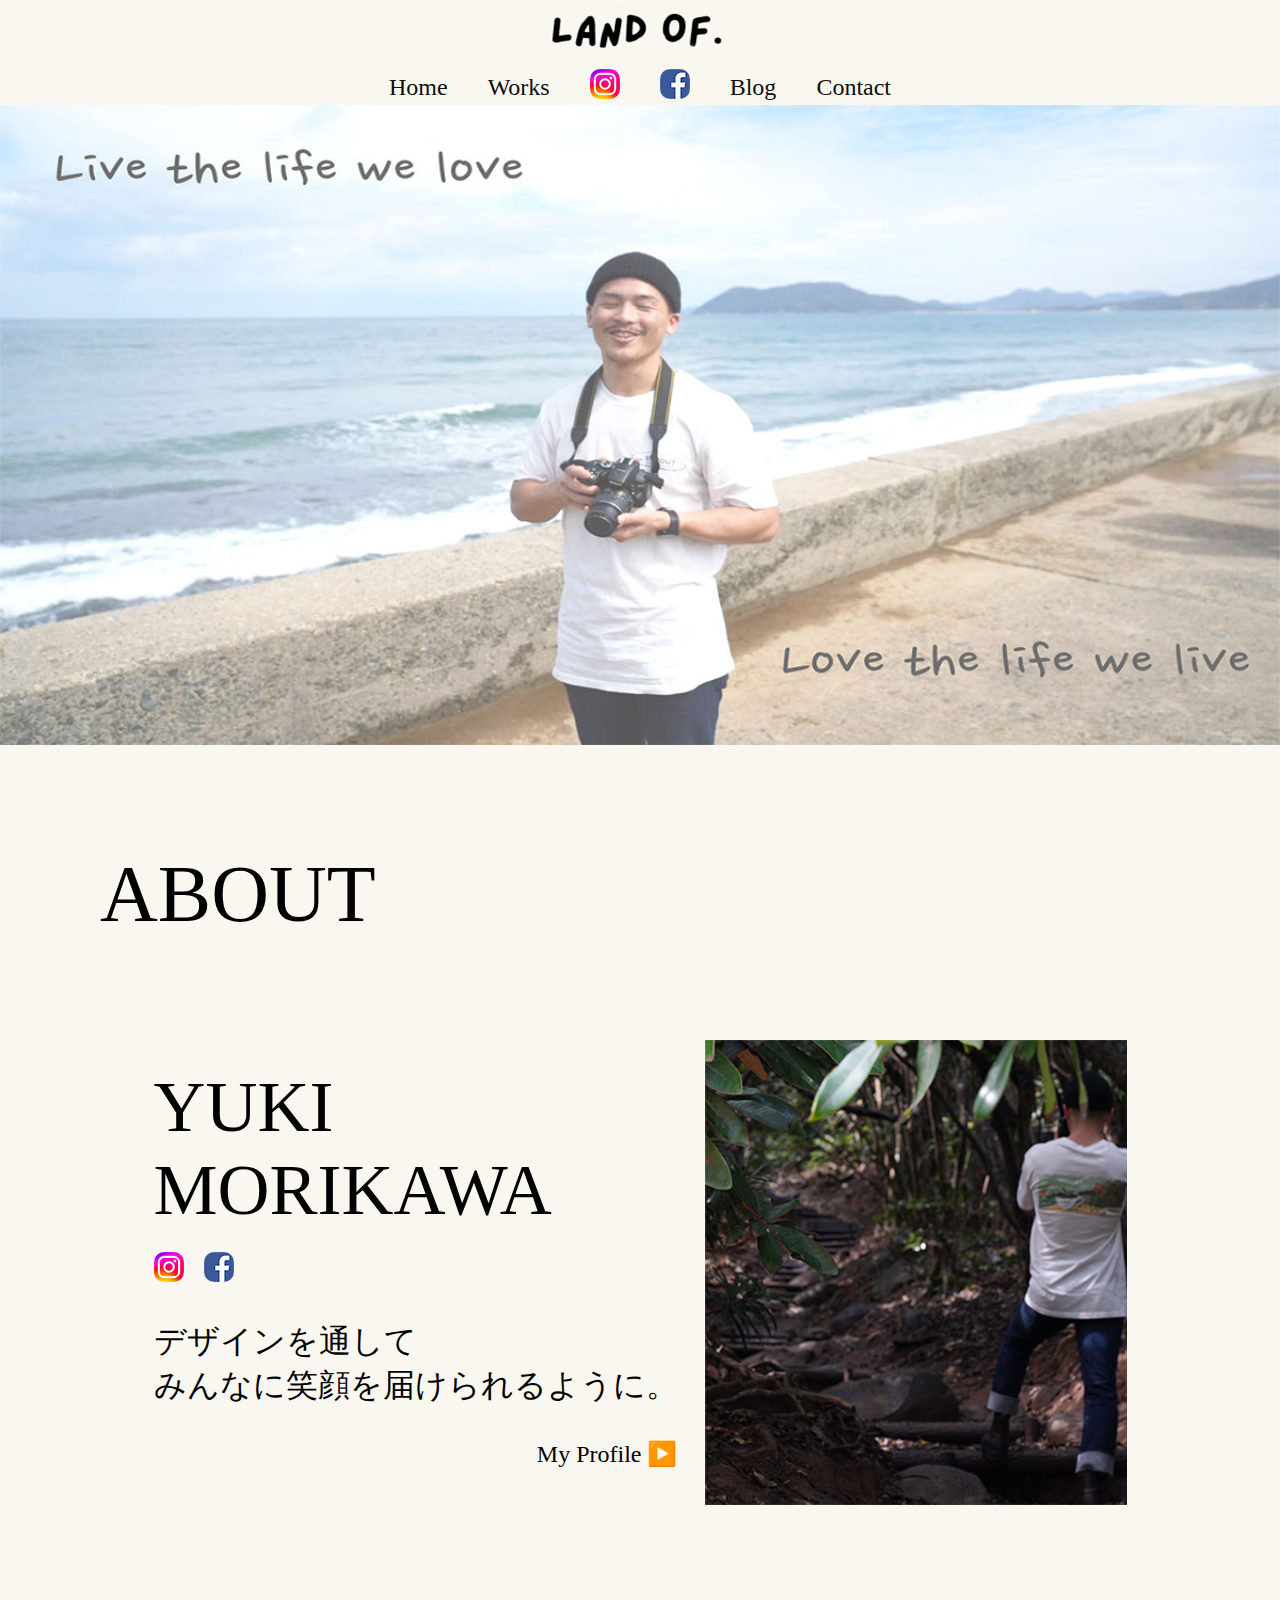
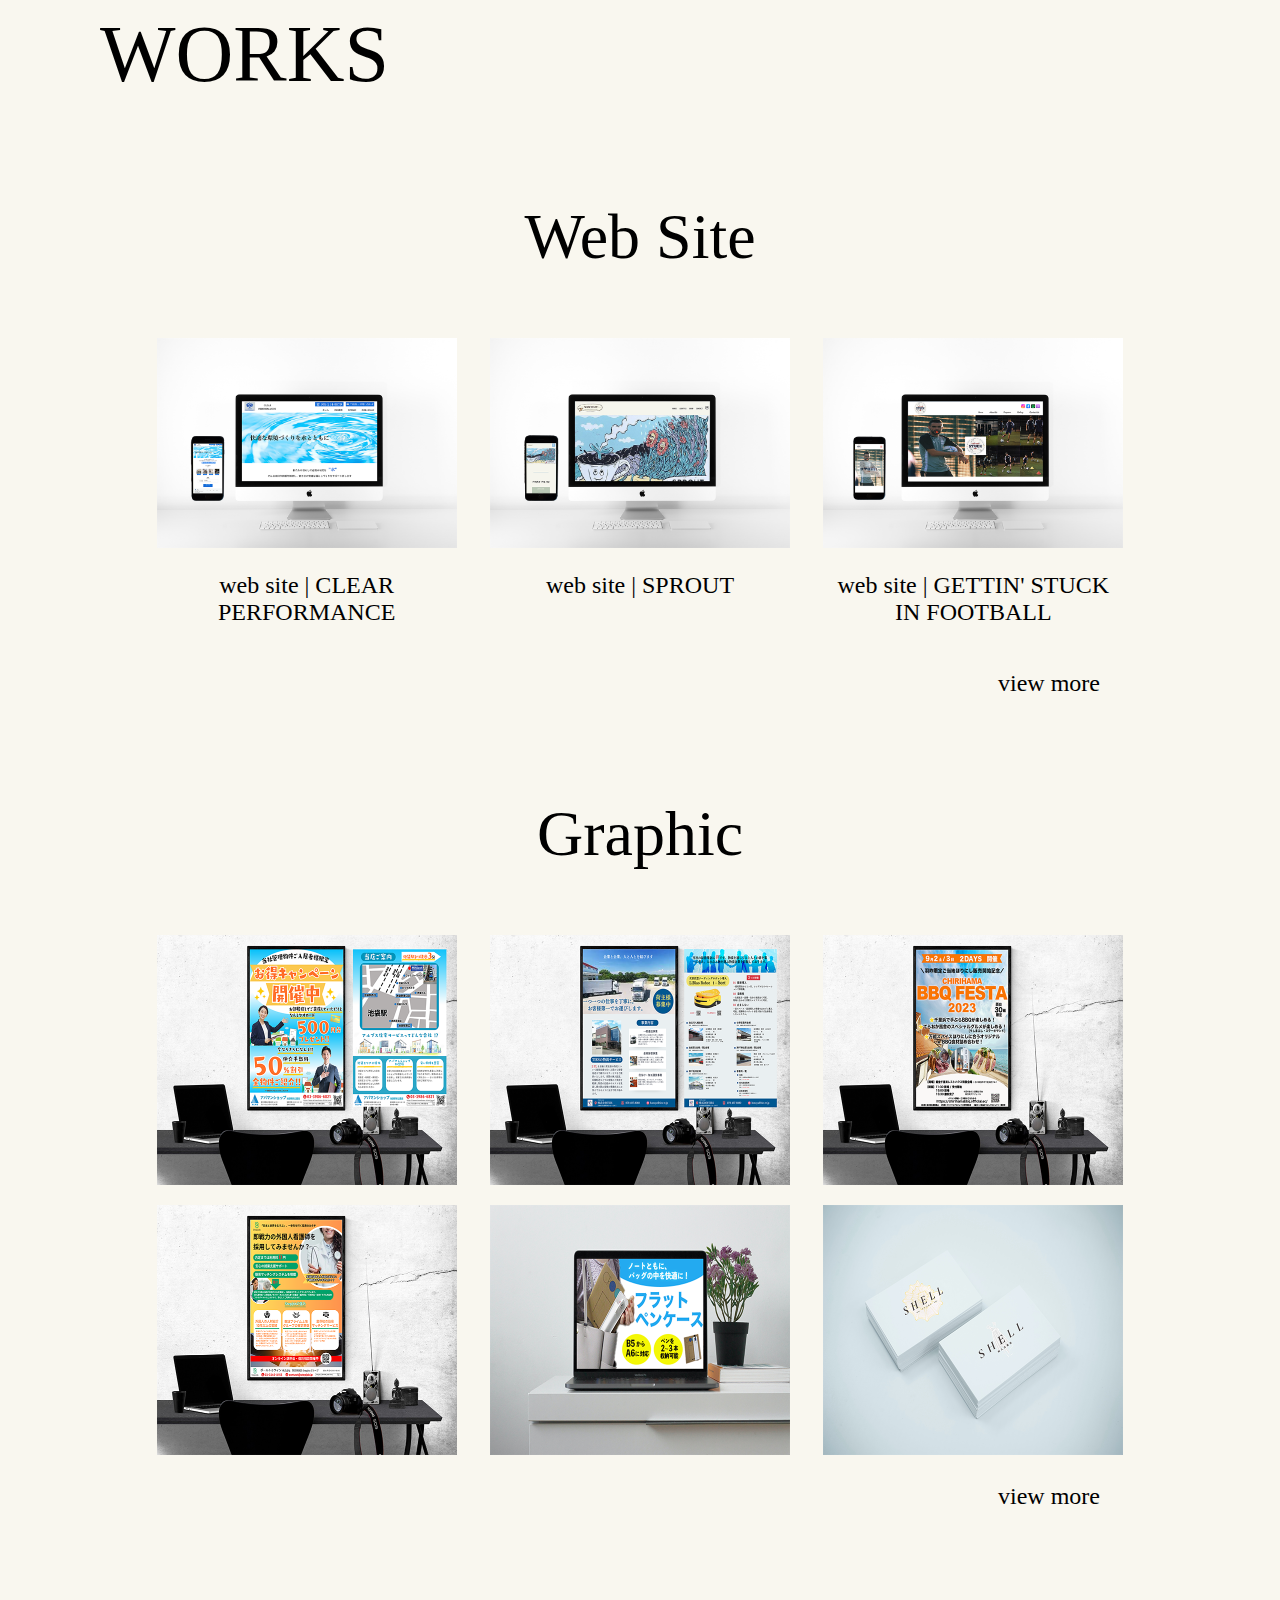
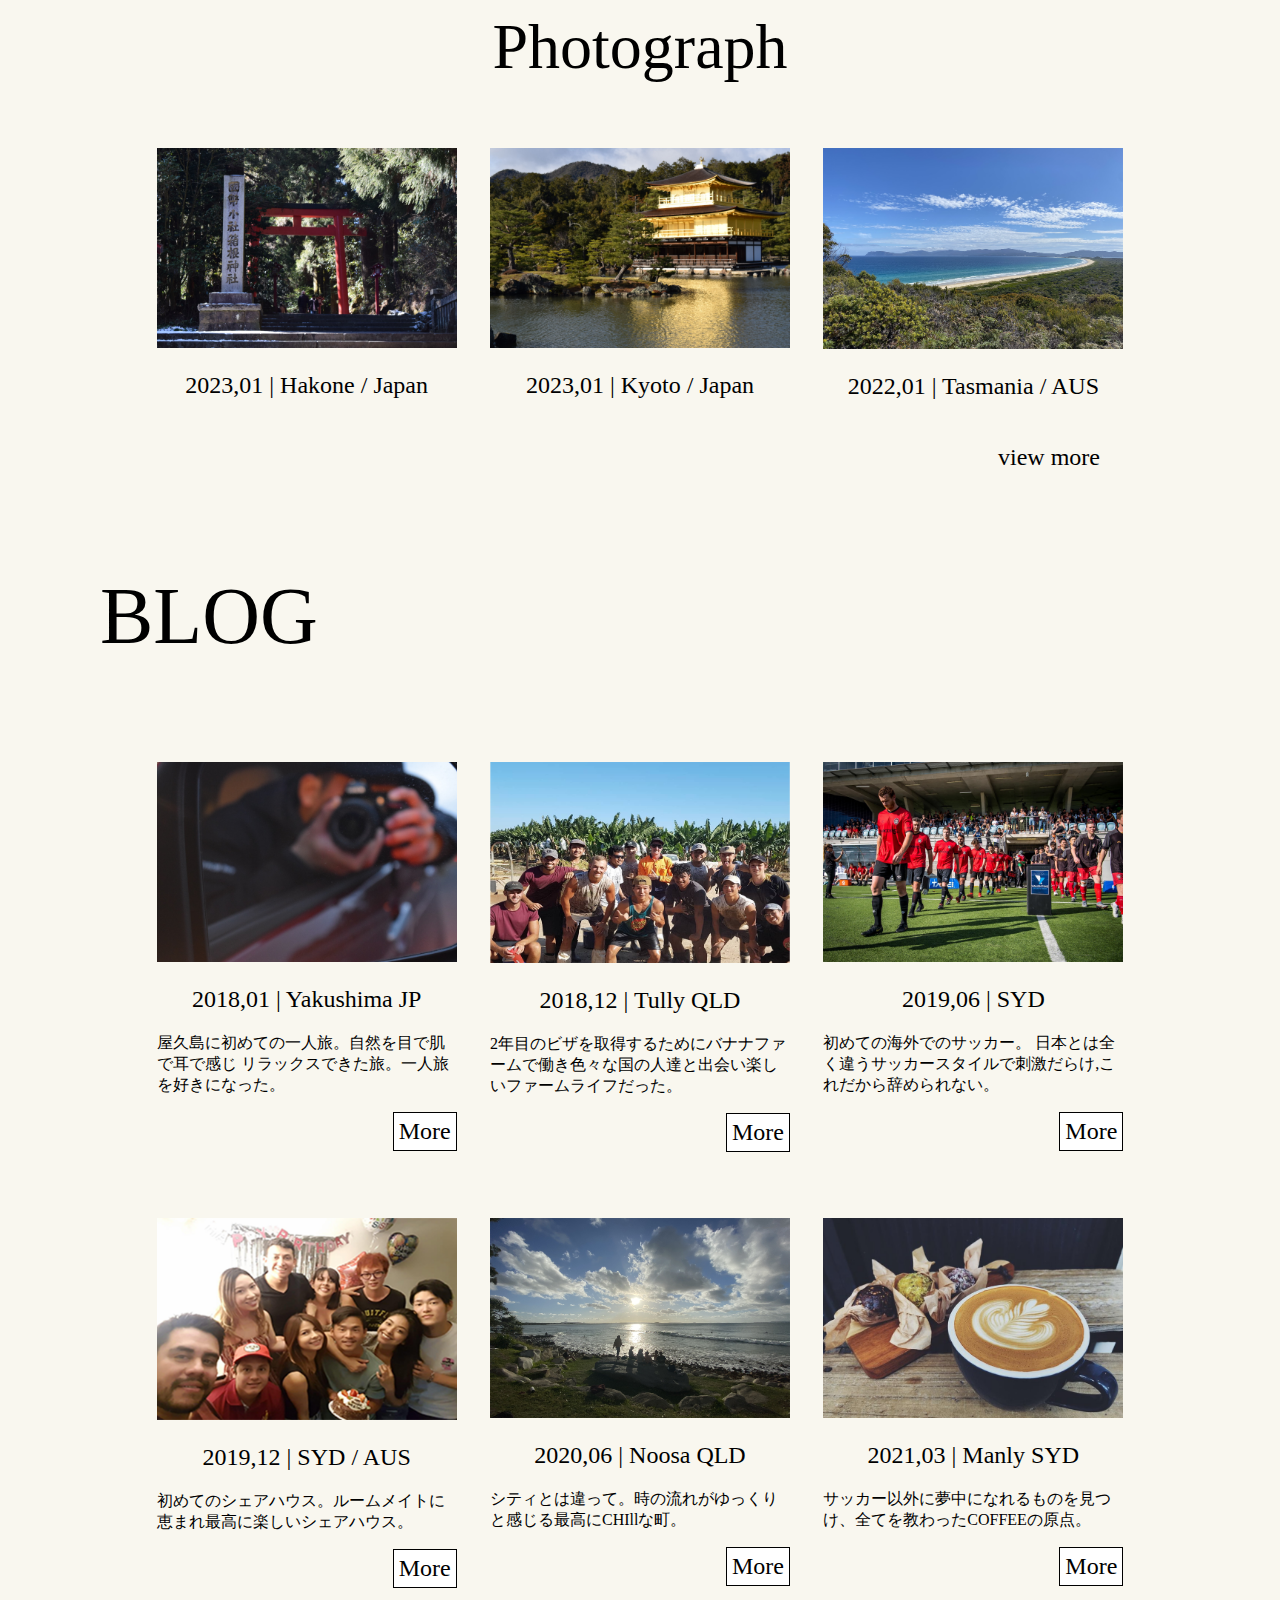
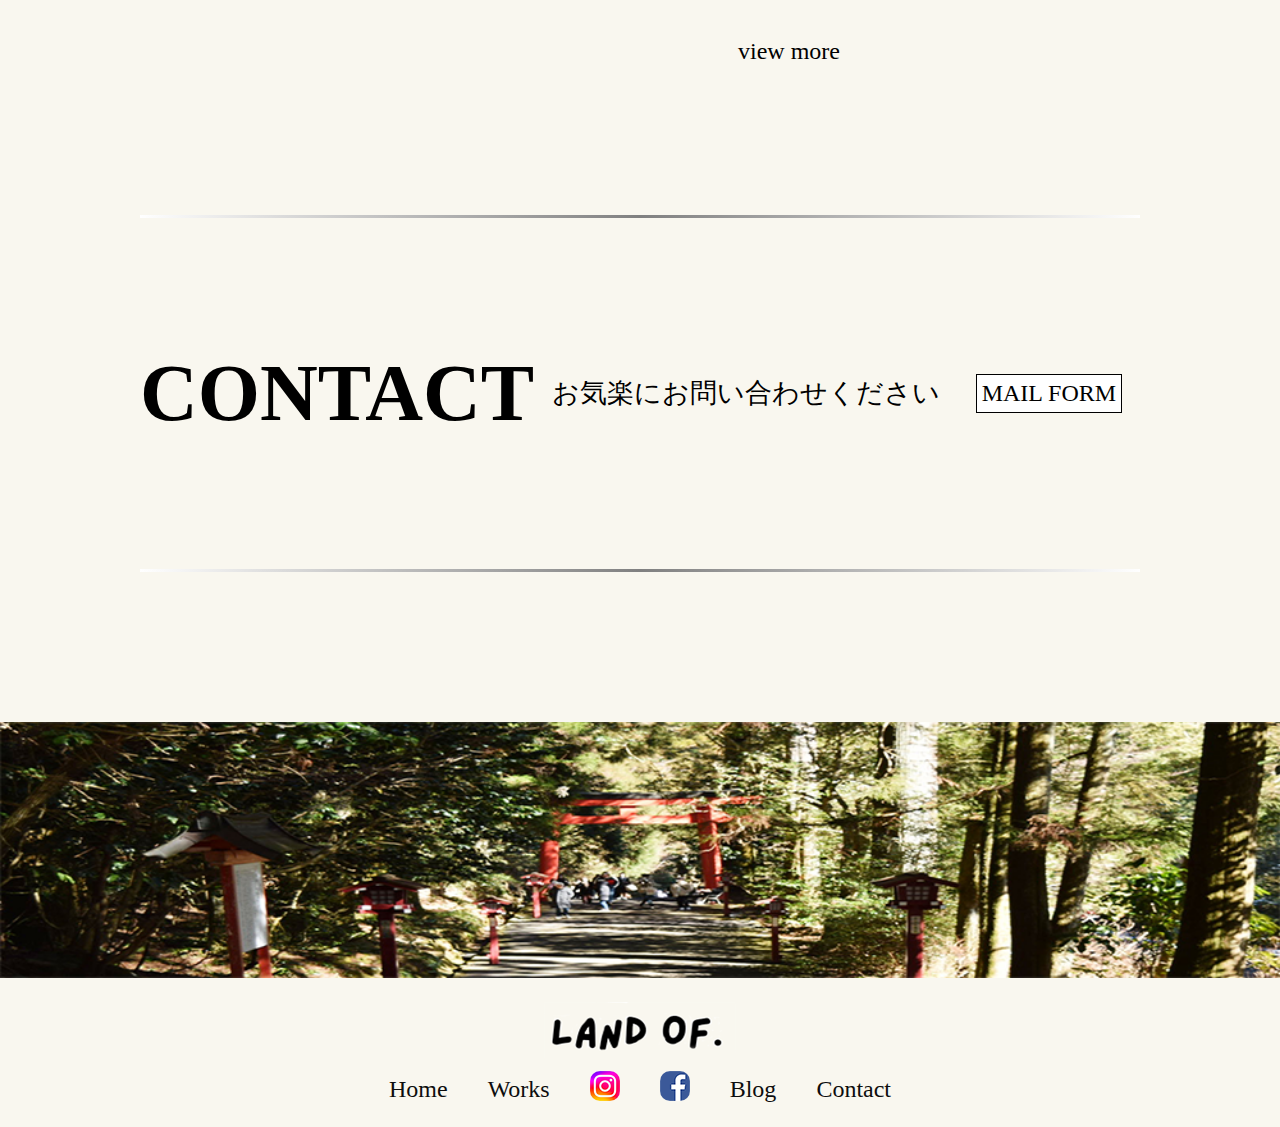
<file: index.html>
<!DOCTYPE html>
<html lang="en">
<head>
    <meta charset="UTF-8">
    <meta http-equiv="X-UA-Compatible" content="IE=edge">
    <meta name="viewport" content="width=device-width, initial-scale=1.0">
    <meta name="description" content="portofolio">
    <link rel="stylesheet" href="css/style.css">
    <link rel="preconnect" href="https://fonts.googleapis.com">
    <link rel="preconnect" href="https://fonts.gstatic.com" crossorigin>
   
    <title>portofolio</title>
</head>
<body>
  <header>
    <h1 class="logo">
      <a href="index.html"><img src="images/logo.png" alt="logo"></a>
    </h1>
    <div class="menu">
    <nav>
        <ul>
            <li class="nav-ul-li"><a href="index.html">Home</a></li>
            <li class="nav-ul-li"><a href="works.html">Works</a></li>
            <li class="nav-ul-li"><a href="https://www.instagram.com/12yuuki18/" class="instagram"><img src="images/instagram.png" alt="instagram" class="instagram" ></a></li>
            <li class="nav-ul-li"><a href="https://www.facebook.com/morikawa1218yuki" class="facebook"><img src="images/facebook.png" alt="facebook" class="facebook" ></a></li>
            <li class="nav-ul-li"><a href="blog.html">Blog</a></li>
            <li class="nav-ul-li"><a href="contact.html">Contact</a></li>
        </ul>
    </nav>
    </div>

    <div class="humbergermenu">
        <input type="checkbox" id="menu-btn-check">
        <label for="menu-btn-check" class="menu-btn"><span></span></label>
        <div class="menu-content">
            <ul class="menu-content-ul">
                <li>
                    <a href="index.html">Home</a> 
                </li>
                <li>
                    <a href="works.html">Works</a> 
                </li>
               
                <li>
                    <a href="blog.html">Blog</a>
                </li>
                <li>
                    <a href="contact.html">Contact</a>
                </li>
            </ul>
        </div>
    </div> 
  </header>  

  <main>
    <div class="mainvisual">
        <img src="images/mainvisual.png" alt="mainvisual">
    </div>
    <div class="phone-mainvisual">
        <img src="images/phonevisual.png" alt="mainvisual">
    </div>


        <h2 id="about">ABOUT  </h2>
     <section class="content-about">
      
        <div class=about-left>
            <p class="name">YUKI<br>MORIKAWA</p>
            <div class="icon-about">
                <div class="icon-about-insta" ><a href="https://www.instagram.com/12yuuki18"><img src="images/instagram.png" alt="instagram" class="instagram"></a></div>
                <div class="icon-about-fb" ><a href="https://www.facebook.com/morikawa1218yuki"><img src="images/facebook.png" alt="facebook" class="facebook" ></a></div>
            </div>
            <p class="about-text">
                デザインを通して<br>みんなに笑顔を届けられるように。
            </p>  
            <p class="myprofile">
               <a href="about.html"><span class="bd-solid">My Profile ▶️</span></a>
            </p>
        </div>
        <div class="about-right">
            <div class="image-profile">
               <img src="images/IMG_9506.png" alt="profile">
            </div>
        </div>
      
    </section>

        <h2>WORKS  </h2>
     <section class="content-works">
         <h3>Web Site</h3>
         <ul class="content-works-ul">
            <li class="content-works-li"><a href="https://12yuki18.github.io/clearperformance/" class="web"><img src="images/clearperformancepc.png" alt="clearperformance"><h4>web site | CLEAR PERFORMANCE</a></h4></li>
            <li class="content-works-li"><a  href="https://12yuki18.github.io/cafesprout/" class="web"><img src="images//sproutpc.png" alt="sprout"><h4>web site | SPROUT</a></h4></li>
            <li class="content-works-li"><a href="https://12yuki18.github.io/gettinstuckinfootball/" class="web"><img src="images/gettinstuckinfootball.png" alt="gettinstuckinfootball"><h4>web site | GETTIN' STUCK IN FOOTBALL</a></h4></li>
         </ul>
         <p class="viewmore">
         <a href="works.html" class="a-view"><span class="bd-solid">view more</span></a>
        </p>
    </section>

    <section class="content-works">
        <h3>Graphic</h3>
        <ul class="content-works-ul">
           <li class="content-works-li"><img src="images/apaman.png" alt=""></li>
           <li class="content-works-li"><img src="images/truck.png" alt=""></li>
           <li class="content-works-li"><img src="images/poster-mockup-28 .png" alt=""></li> 
         </ul>
         <ul class="content-works-ul">
            <li class="content-works-li"><img src="images/nurse.png"alt=""></li>
            <li class="content-works-li"><img src="images/pen.png" alt=""></li>
            <li class="content-works-li"><img src="images/shell logo.png" alt=""></li> 
          </ul>
        <p class="viewmore">
        <a href="works.html" class="a-view"><span class="bd-solid">view more</span></a>
       </p>
   </section>


    <section class="content-photograph">
        <h3>Photograph</h3>
        <ul>
            <li class="content-photograph-li"><img src="images/IMG_0521.JPG" alt="shrine"><h4>2023,01 | Hakone / Japan</h4></li>
            <li class="content-photograph-li"><img src="images/IMG_0264.JPG" alt="temple"><h4>2023,01 | Kyoto / Japan</h4></li>
            <li class="content-photograph-li"><img src="images/IMG_8242.png" alt="sea"><h4>2022,01 | Tasmania / AUS</h4></li>
        </ul>
        <p class="viewmore">
            <a href="works.html" class="a-view"><span class="bd-solid">view more</span></a>
        </p>
    </section>

    <h2 >BLOG  </h2>
    <section class="content-blog">
        <div class="top-blog">
            <ul >
                <li class="content-blog-li"><img src="images/IMG_0642.JPG" alt="yakushima"><h4>2018,01 | Yakushima JP</h4>
                    <p class="blog-text">屋久島に初めての一人旅。自然を目で肌で耳で感じ リラックスできた旅。一人旅を好きになった。</p>
                    <div class="box1"><div class="box"> <a href="yakushima.html" class="more-box">More</a></div></div>
                </li> 
                <li class="content-blog-li"><img src="images/IMG_5596.png" alt="tully"><h4>2018,12 | Tully QLD </h4>
                <p class="blog-text">2年目のビザを取得するためにバナナファームで働き色々な国の人達と出会い楽しいファームライフだった。</p>
                <div class="box1"><div class="box"> <a href="bananafarm.html" class="more-box">More</a></div></div>
                </li> 
                <li class="content-blog-li"><img src="images/IMG_5636.png" alt="soccer"><h4>2019,06 | SYD </h4>
                <p class="blog-text">初めての海外でのサッカー。 日本とは全く違うサッカースタイルで刺激だらけ,これだから辞められない。</p>
                <div class="box1"><div class="box"> <a href="football.html" class="more-box">More</a></div></div>
                </li>
             </ul>
        </div>
        <div class="bottom-blog">
            <ul>
                <li class="content-blog-li"><img src="images/805ca631-0be8-442e-9b28-c873e3e52ff8.png" alt="sharemate"><h4>2019,12 | SYD / AUS</h4>
                <p class="blog-text">
                    初めてのシェアハウス。ルームメイトに恵まれ最高に楽しいシェアハウス。</p>
                    <div class="box1"><div class="box"> <a href="sydney.html" class="more-box">More</a></div></div>
                </li>
                <li class="content-blog-li"><img src="images/IMG_2699.png" alt="noosa"><h4>2020,06 | Noosa QLD </h4>
                <p class="blog-text">シティとは違って。時の流れがゆっくりと感じる最高にCHIllな町。</p>
                <div class="box1"><div class="box"> <a href="noosa.html" class="more-box">More</a></div></div>
                </li>
                <li class="content-blog-li"><img src="images/IMG_9825.png" alt="coffee"><h4>2021,03 | Manly SYD</h4>
                    <p class="blog-text">サッカー以外に夢中になれるものを見つけ、全てを教わったCOFFEEの原点。</p>
                    <div class="box1"><div class="box"> <a href="manly.html" class="more-box">More</a></div></div>
                    </li>
            </ul>
        </div>
        <p class="viewmore-blog">
            <a href="blog.html" class="a-view"><span class="bd-solid">view more</span></a>
        </p>
    </section>

<footer>
    <hr class="hr1">
    <section class="content-contact">
      <div>
        <div id="contact">CONTACT</div>
        <div class="contact-footer">お気楽にお問い合わせください</div>
        <div class="mailbox"><a href="contact.html">MAIL FORM</a></div>
      </div>
    </section>
    <hr class="hr2">

    <section class="bottom-photo">
        <img src="images/footer.png" alt="hakone">
    </section>
  </main>

  
  
    <h1 class="logo">
        <a href="index.html"><img src="images/logo.png" alt="logo"></a>
    </h1>
    <ul class="footer-ul">
        <li class="nav-ul-li-none"><a href="index.html">Home</a></li>
        <li class="nav-ul-li-none"><a href="works.html">Works</a></li>
        <li class="nav-ul-li"><a href="https://www.instagram.com/12yuuki18/"><img src="images/instagram.png" alt="instagram" class="footer-instagram" ></a></li>
        <li class="nav-ul-li"><a href="https://www.facebook.com/morikawa1218yuki" ><img src="images/facebook.png" alt="facebook" class="footer-facebook" ></a></li>
        <li class="nav-ul-li-none"><a href="blog.html">Blog</a></li>
        <li class="nav-ul-li-none"><a href="contact.html">Contact</a></li>
    </ul>
  </footer>
  <script src="https://code.jquery.com/jquery-3.6.4.min.js" integrity="sha256-oP6HI9z1XaZNBrJURtCoUT5SUnxFr8s3BzRl+cbzUq8=" crossorigin="anonymous"></script>
         <script src="script.js"></script>
</body>
</html>
</file>
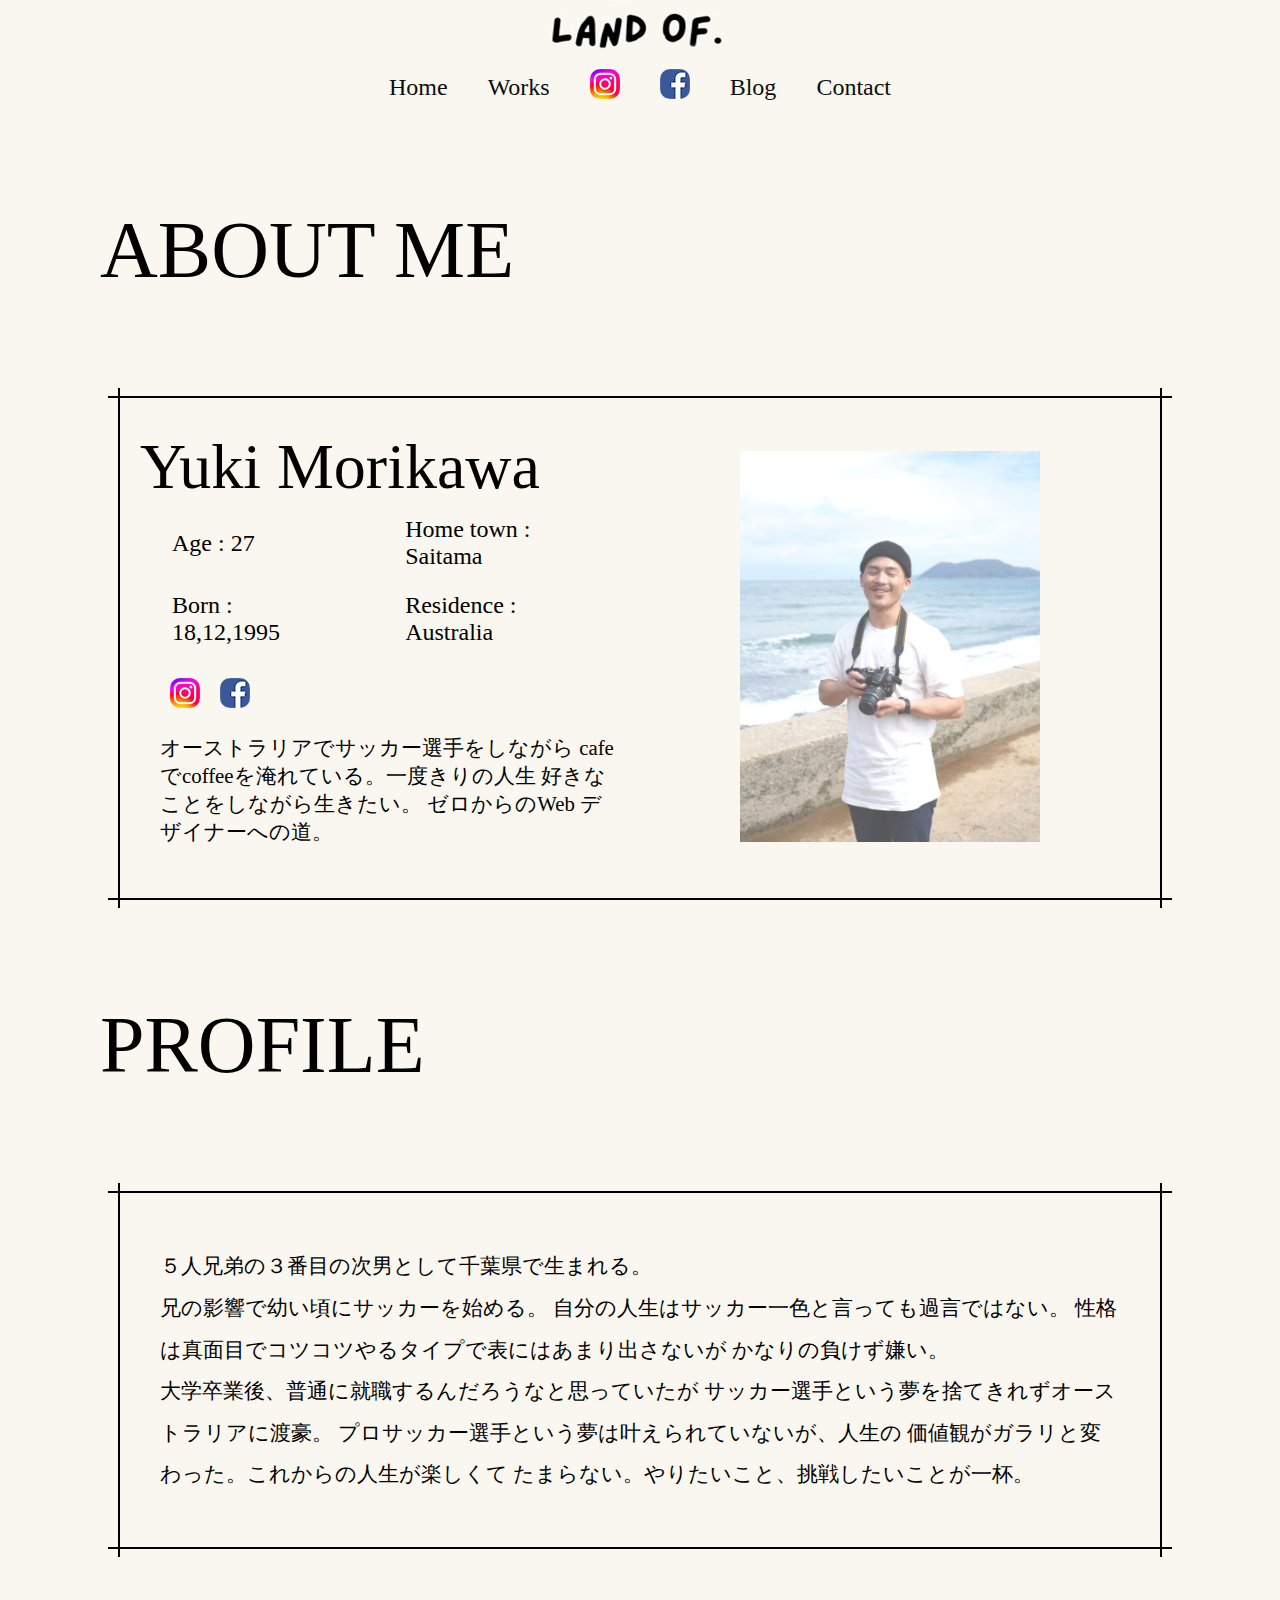
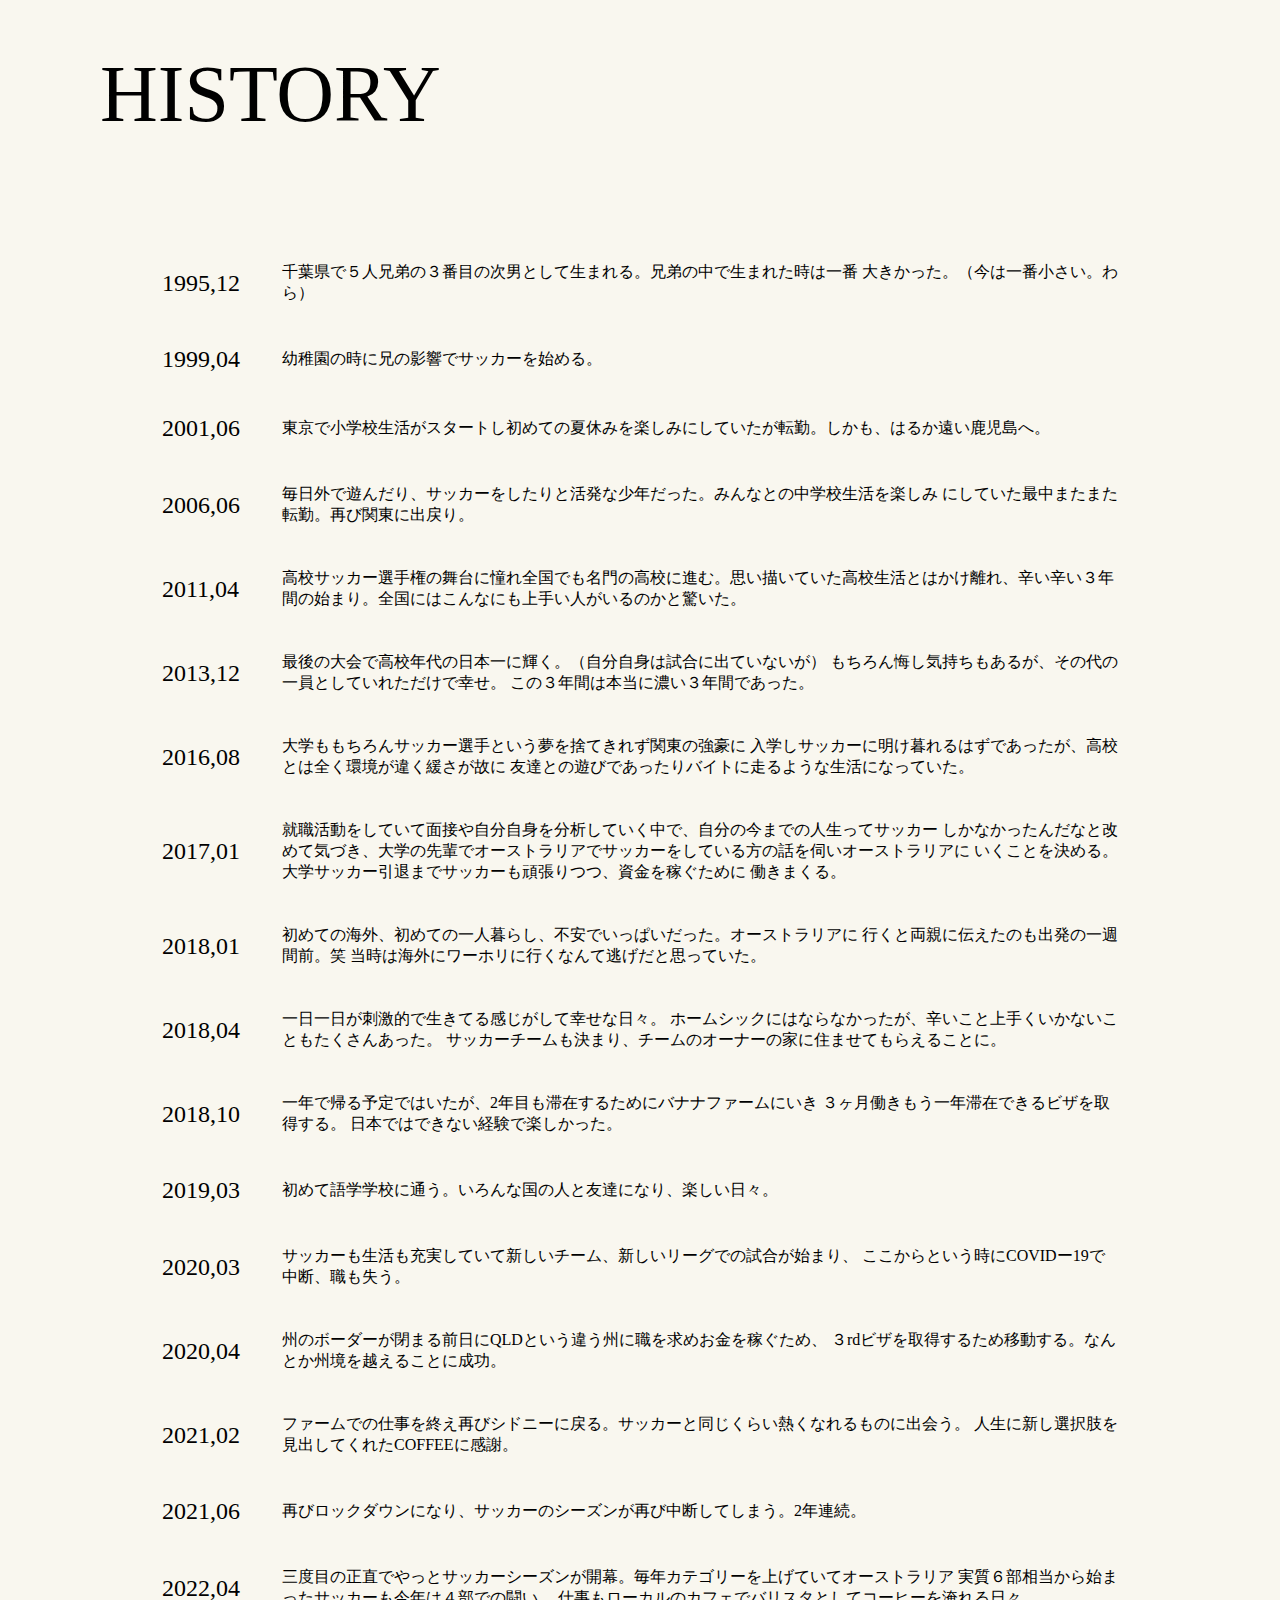
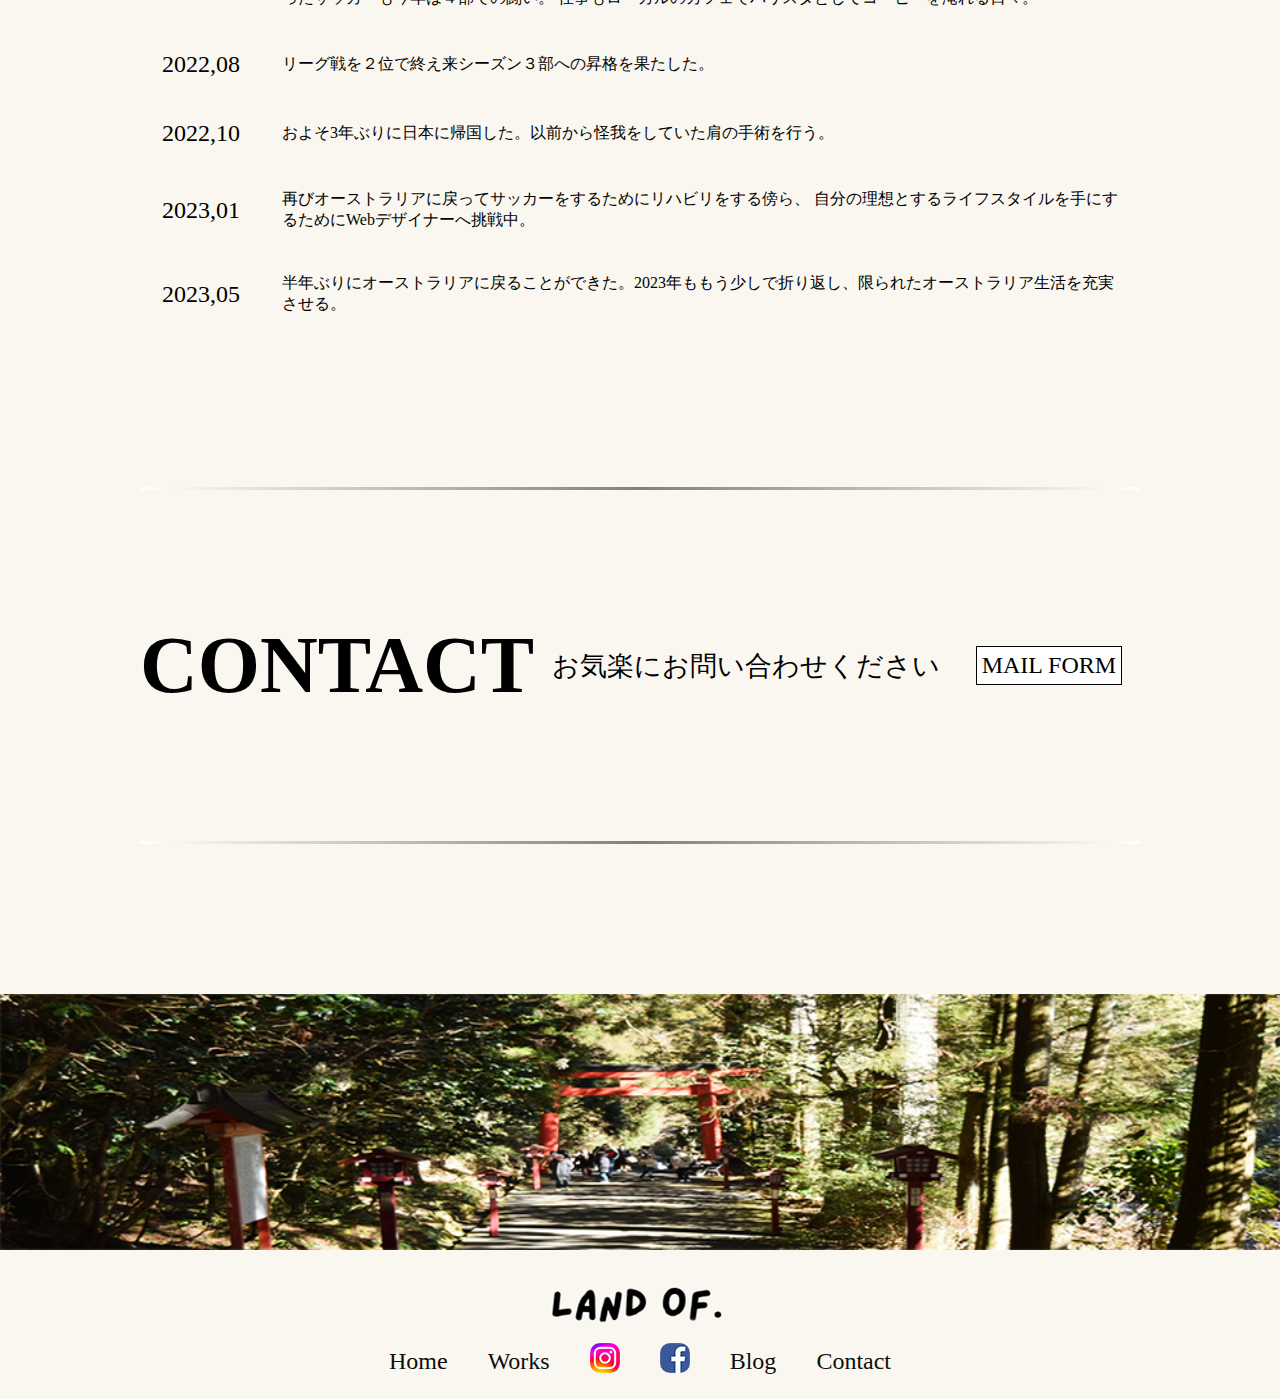
<file: about.html>
<!DOCTYPE html>
<html lang="en">
<head>
    <meta charset="UTF-8">
    <meta http-equiv="X-UA-Compatible" content="IE=edge">
    <meta name="viewport" content="width=device-width, initial-scale=1.0">
    <meta name="description" content="portofolio">
    <link rel="stylesheet" href="css/style.css">
    <link rel="preconnect" href="https://fonts.googleapis.com">
    <link rel="preconnect" href="https://fonts.gstatic.com" crossorigin>
   
    <title>about me</title>
</head>
<body>
  <header>
    <h1 class="logo">
      <a href="index.html"><img src="images/logo.png" alt="logo"></a>
    </h1>
    <div class="menu">
    <nav>
        <ul>
            <li class="nav-ul-li"><a href="index.html">Home</a></li>
            <li class="nav-ul-li"><a href="works.html">Works</a></li>
            <li class="nav-ul-li"><a href="https://www.instagram.com/12yuuki18/"><img src="images/instagram.png" alt="instagram" class="instagram" ></a></li>
            <li class="nav-ul-li"><a href="https://www.facebook.com/morikawa1218yuki"><img src="images/facebook.png" alt="facebook" class="facebook" ></a></li>
            <li class="nav-ul-li"><a href="blog.html">Blog</a></li>
            <li class="nav-ul-li"><a href="contact.html">Contact</a></li>
        </ul>
    </nav>
    </div>

    <div class="humbergermenu">
        <input type="checkbox" id="menu-btn-check">
        <label for="menu-btn-check" class="menu-btn"><span></span></label>
        <div class="menu-content">
            <ul class="menu-content-ul">
                <li>
                    <a href="index.html">Home</a> 
                </li>
                <li>
                    <a href="works.html">Works</a> 
                </li>
               
                <li>
                    <a href="blog.html">Blog</a>
                </li>
                <li>
                    <a href="contact.html">Contact</a>
                </li>
            </ul>
        </div>
    </div> 
  </header>  


  <main>
   
   
    <section class="aboutme-content">
        <h2 class="aboutme">ABOUT ME</h2>
        <div class="box17">
          <div class="aboutme-left">
            <div class="aboutme-name">
                <p class="name1">Yuki   Morikawa</p>
            </div>
            <table>
                <tr class="aboutme-table">
                    <th>Age : 27</th><th>Home town : Saitama</th>
                </tr>
                <tr class="aboutme-table">
                    <th>Born : 18,12,1995</th><th>Residence : Australia</th>
                </tr>
            </table>
            <div class="aboutme-icon">
                <div ><a href="https://www.instagram.com/12yuuki18"><img src="images/instagram.png" alt="instagram" class="instagram"></a></div>
                <div class="aboutme-fb"><a href="https://www.facebook.com/morikawa1218yuki"><img src="images/facebook.png" alt="facebook" class="facebook" ></a></div>
            </div>
            <div class="aboutme-text">
                オーストラリアでサッカー選手をしながら
                cafeでcoffeeを淹れている。一度きりの人生
                好きなことをしながら生きたい。
                ゼロからのWeb デザイナーへの道。
            </div>
          </div>
          <div class="aboutme-right">
            <img src="images/visual.jpg" alt="profile">
          </div>
        </div>
    </section>

    <section class="profile-content">
        <h2 class="profile">PROFILE </h2>
        <div class="box17">
            <div class="profile-text">
                ５人兄弟の３番目の次男として千葉県で生まれる。
                <br>兄の影響で幼い頃にサッカーを始める。
                自分の人生はサッカー一色と言っても過言ではない。
                性格は真面目でコツコツやるタイプで表にはあまり出さないが
                かなりの負けず嫌い。
                <br>大学卒業後、普通に就職するんだろうなと思っていたが
                サッカー選手という夢を捨てきれずオーストラリアに渡豪。
                プロサッカー選手という夢は叶えられていないが、人生の
                価値観がガラリと変わった。これからの人生が楽しくて
                たまらない。やりたいこと、挑戦したいことが一杯。
            </div>
        </div>
    </section>


    <h2 class="history">HISTORY </h2>
    <section class="history-content">
        <table class="history-text">
            <tr><th class="number">1995,12</th><th>千葉県で５人兄弟の３番目の次男として生まれる。兄弟の中で生まれた時は一番
                大きかった。（今は一番小さい。わら）</th></tr>
                <tr><th class="number">1999,04</th><th>幼稚園の時に兄の影響でサッカーを始める。</th></tr>
                <tr><th class="number">2001,06</th><th>東京で小学校生活がスタートし初めての夏休みを楽しみにしていたが転勤。しかも、はるか遠い鹿児島へ。</th></tr>
                <tr><th class="number">2006,06</th><th>毎日外で遊んだり、サッカーをしたりと活発な少年だった。みんなとの中学校生活を楽しみ
                    にしていた最中またまた転勤。再び関東に出戻り。</th></tr>
                <tr><th class="number">2011,04</th><th>高校サッカー選手権の舞台に憧れ全国でも名門の高校に進む。思い描いていた高校生活とはかけ離れ、辛い辛い３年間の始まり。全国にはこんなにも上手い人がいるのかと驚いた。</th></tr>
                 <tr><th class="number">2013,12</th><th>
                        最後の大会で高校年代の日本一に輝く。（自分自身は試合に出ていないが）
                        もちろん悔し気持ちもあるが、その代の一員としていれただけで幸せ。
                        この３年間は本当に濃い３年間であった。</th></tr>
                <tr><th class="number">2016,08</th><th>大学ももちろんサッカー選手という夢を捨てきれず関東の強豪に
                    入学しサッカーに明け暮れるはずであったが、高校とは全く環境が違く緩さが故に
                    友達との遊びであったりバイトに走るような生活になっていた。</th></tr>
                <tr><th class="number">2017,01</th><th>就職活動をしていて面接や自分自身を分析していく中で、自分の今までの人生ってサッカー
                    しかなかったんだなと改めて気づき、大学の先輩でオーストラリアでサッカーをしている方の話を伺いオーストラリアに
                    いくことを決める。大学サッカー引退までサッカーも頑張りつつ、資金を稼ぐために
                    働きまくる。</th></tr>
                <tr><th class="number">2018,01</th><th>初めての海外、初めての一人暮らし、不安でいっぱいだった。オーストラリアに
                    行くと両親に伝えたのも出発の一週間前。笑
                    当時は海外にワーホリに行くなんて逃げだと思っていた。</th></tr>
                <tr><th class="number">2018,04</th><th>一日一日が刺激的で生きてる感じがして幸せな日々。
                    ホームシックにはならなかったが、辛いこと上手くいかないこともたくさんあった。
                    サッカーチームも決まり、チームのオーナーの家に住ませてもらえることに。
                    </th></tr>
                <tr><th class="number">2018,10</th><th>一年で帰る予定ではいたが、2年目も滞在するためにバナナファームにいき
                    ３ヶ月働きもう一年滞在できるビザを取得する。
                    日本ではできない経験で楽しかった。</th></tr>
                <tr><th class="number">2019,03</th><th>初めて語学学校に通う。いろんな国の人と友達になり、楽しい日々。</th></tr>
                <tr><th class="number">2020,03</th><th>サッカーも生活も充実していて新しいチーム、新しいリーグでの試合が始まり、
                    ここからという時にCOVIDー19で中断、職も失う。</th></tr>
                <tr><th class="number">2020,04</th><th>州のボーダーが閉まる前日にQLDという違う州に職を求めお金を稼ぐため、
                    ３rdビザを取得するため移動する。なんとか州境を越えることに成功。</th></tr>
                <tr><th class="number">2021,02</th><th>ファームでの仕事を終え再びシドニーに戻る。サッカーと同じくらい熱くなれるものに出会う。
                    人生に新し選択肢を見出してくれたCOFFEEに感謝。</th></tr>
                <tr><th class="number">2021,06</th><th>再びロックダウンになり、サッカーのシーズンが再び中断してしまう。2年連続。</th></tr>
                <tr><th class="number">2022,04</th><th>三度目の正直でやっとサッカーシーズンが開幕。毎年カテゴリーを上げていてオーストラリア
                    実質６部相当から始まったサッカーも今年は４部での闘い。
                    仕事もローカルのカフェでバリスタとしてコーヒーを淹れる日々。</th></tr>
                <tr><th class="number">2022,08</th><th>リーグ戦を２位で終え来シーズン３部への昇格を果たした。</th></tr>
                <tr><th class="number">2022,10</th><th>およそ3年ぶりに日本に帰国した。以前から怪我をしていた肩の手術を行う。</th></tr>
                <tr><th class="number">2023,01</th><th>再びオーストラリアに戻ってサッカーをするためにリハビリをする傍ら、
                    自分の理想とするライフスタイルを手にするためにWebデザイナーへ挑戦中。</th></tr>
                <tr><th class="number">2023,05</th><th>半年ぶりにオーストラリアに戻ることができた。2023年ももう少しで折り返し、限られたオーストラリア生活を充実させる。</th></tr>
        </table>
    </section>

    <footer>
        <hr class="hr1">
        <section class="content-contact">
          <div>
            <div id="contact">CONTACT</div>
            <div class="contact-footer">お気楽にお問い合わせください</div>
            <div class="mailbox"><a href="contact.html">MAIL FORM</a></div>
          </div>
        </section>
        <hr class="hr2">
    
        <section class="bottom-photo">
            <img src="images/footer.png" alt="hakone">
        </section>
      </main>
    
      
      
        <h1 class="logo">
            <a href="index.html"><img src="images/logo.png" alt="logo"></a>
        </h1>
        <ul class="footer-ul">
            <li class="nav-ul-li-none"><a href="index.html">Home</a></li>
            <li class="nav-ul-li-none"><a href="works.html">Works</a></li>
            <li class="nav-ul-li"><a href="https://www.instagram.com/12yuuki18/"><img src="images/instagram.png" alt="instagram" class="footer-instagram" ></a></li>
            <li class="nav-ul-li"><a href="https://www.facebook.com/morikawa1218yuki"><img src="images/facebook.png" alt="facebook" class="footer-facebook" ></a></li>
            <li class="nav-ul-li-none"><a href="blog.html">Blog</a></li>
            <li class="nav-ul-li-none"><a href="contact.html">Contact</a></li>
        </ul>
      </footer>
      <script src="https://code.jquery.com/jquery-3.6.4.min.js" integrity="sha256-oP6HI9z1XaZNBrJURtCoUT5SUnxFr8s3BzRl+cbzUq8=" crossorigin="anonymous"></script>
             <script src="script.js"></script>
    </body>
    </html>
</file>
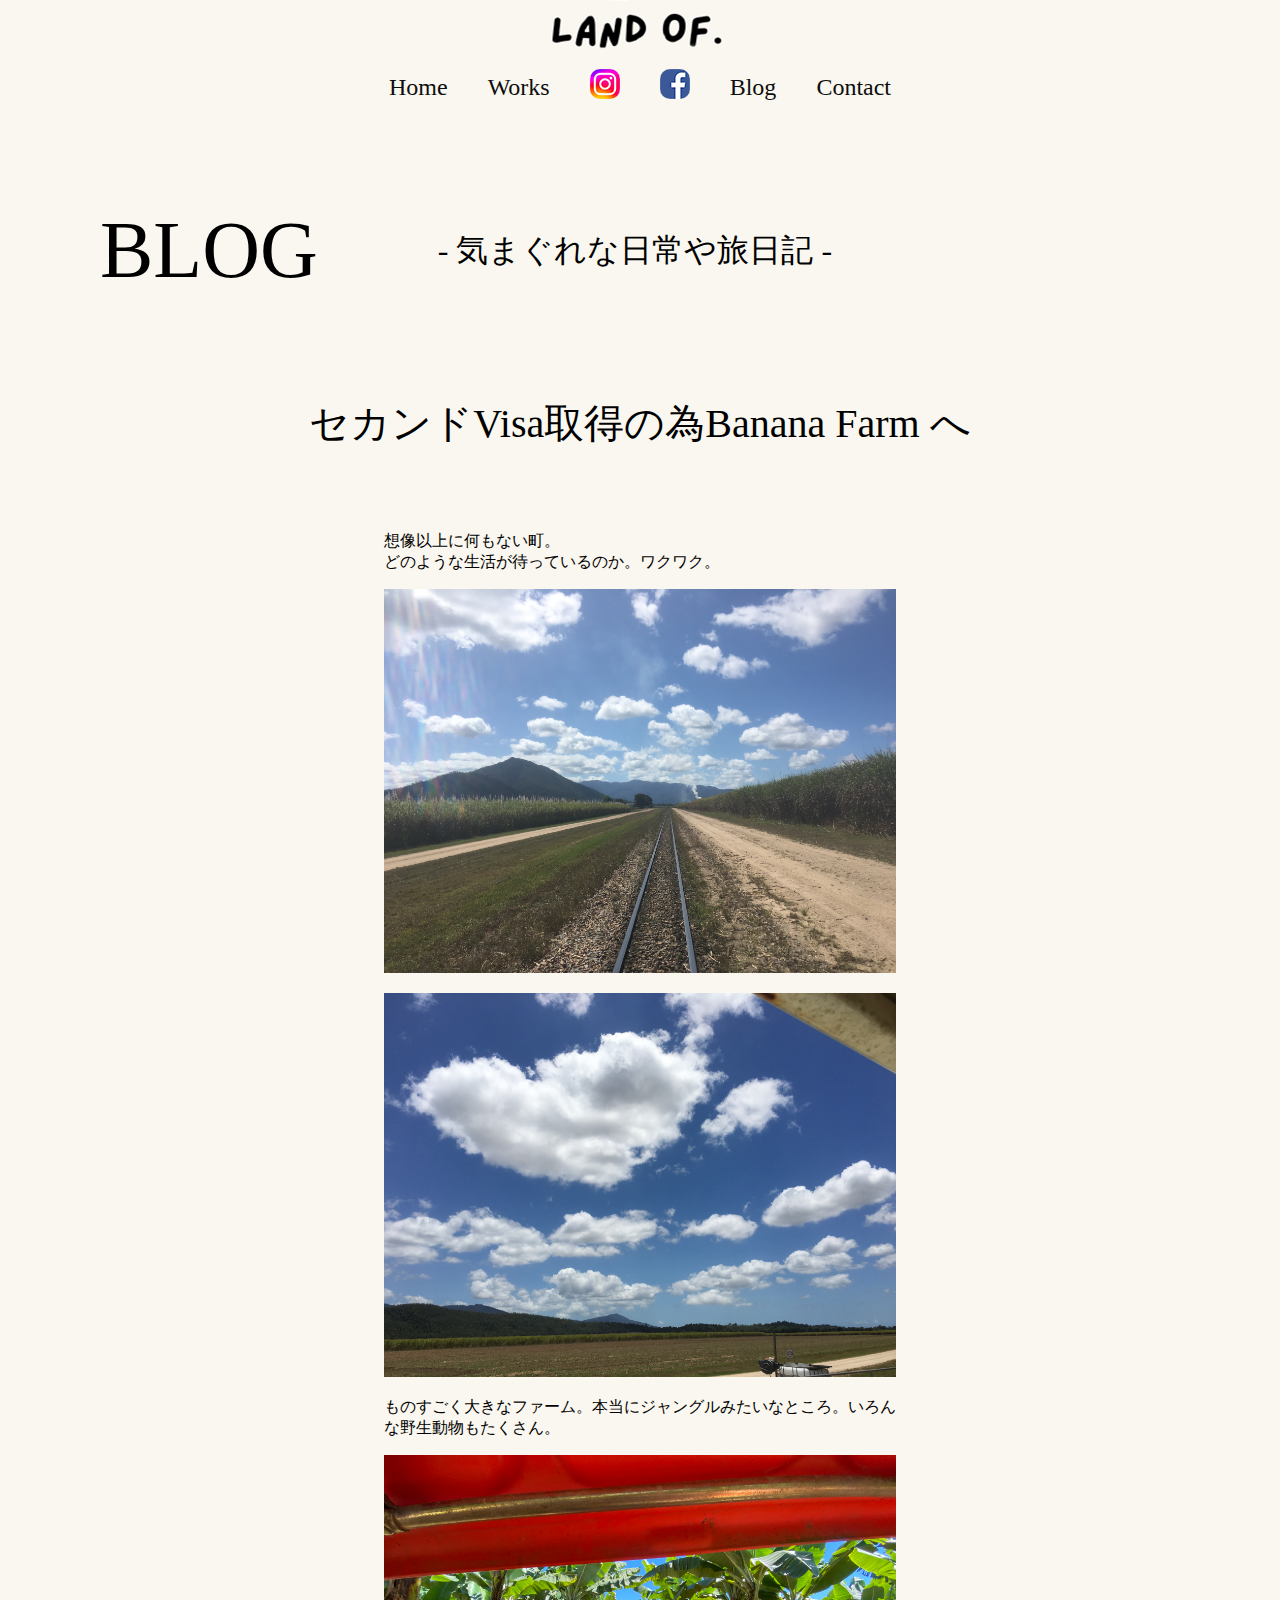
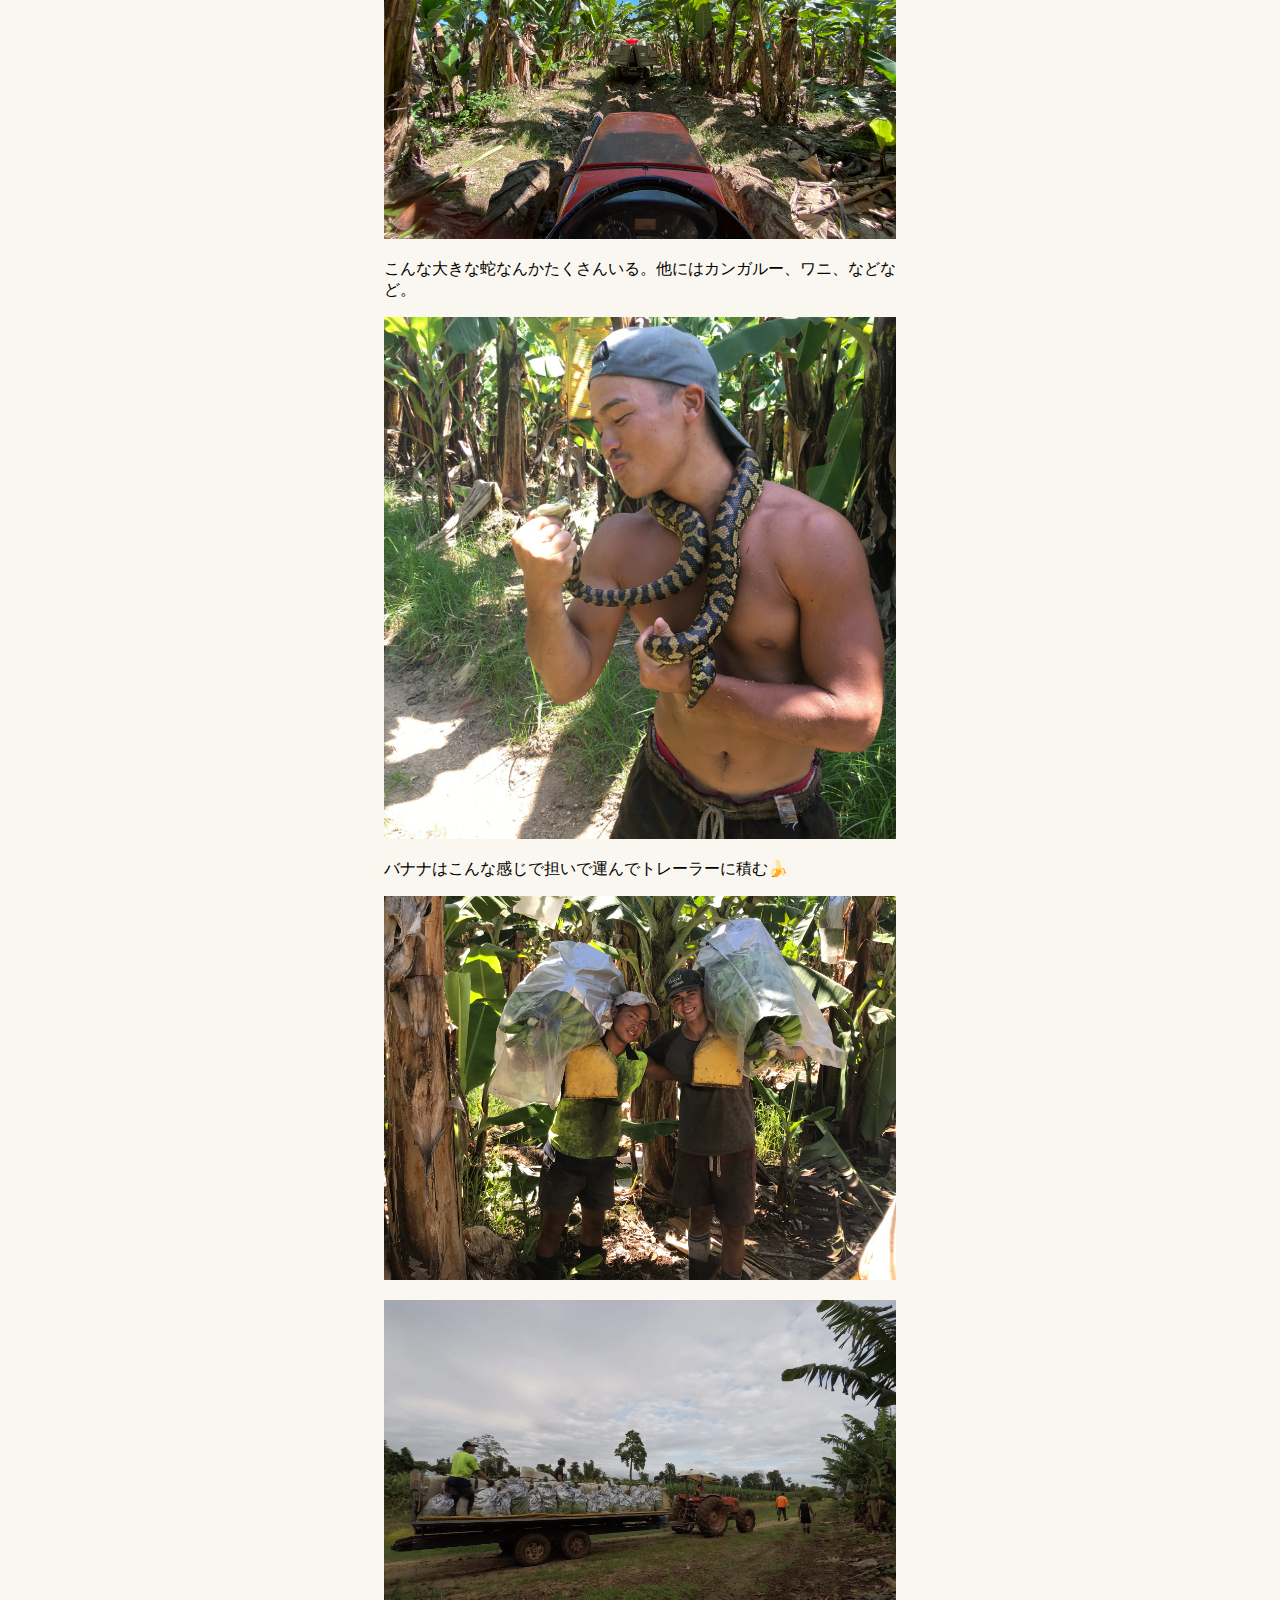
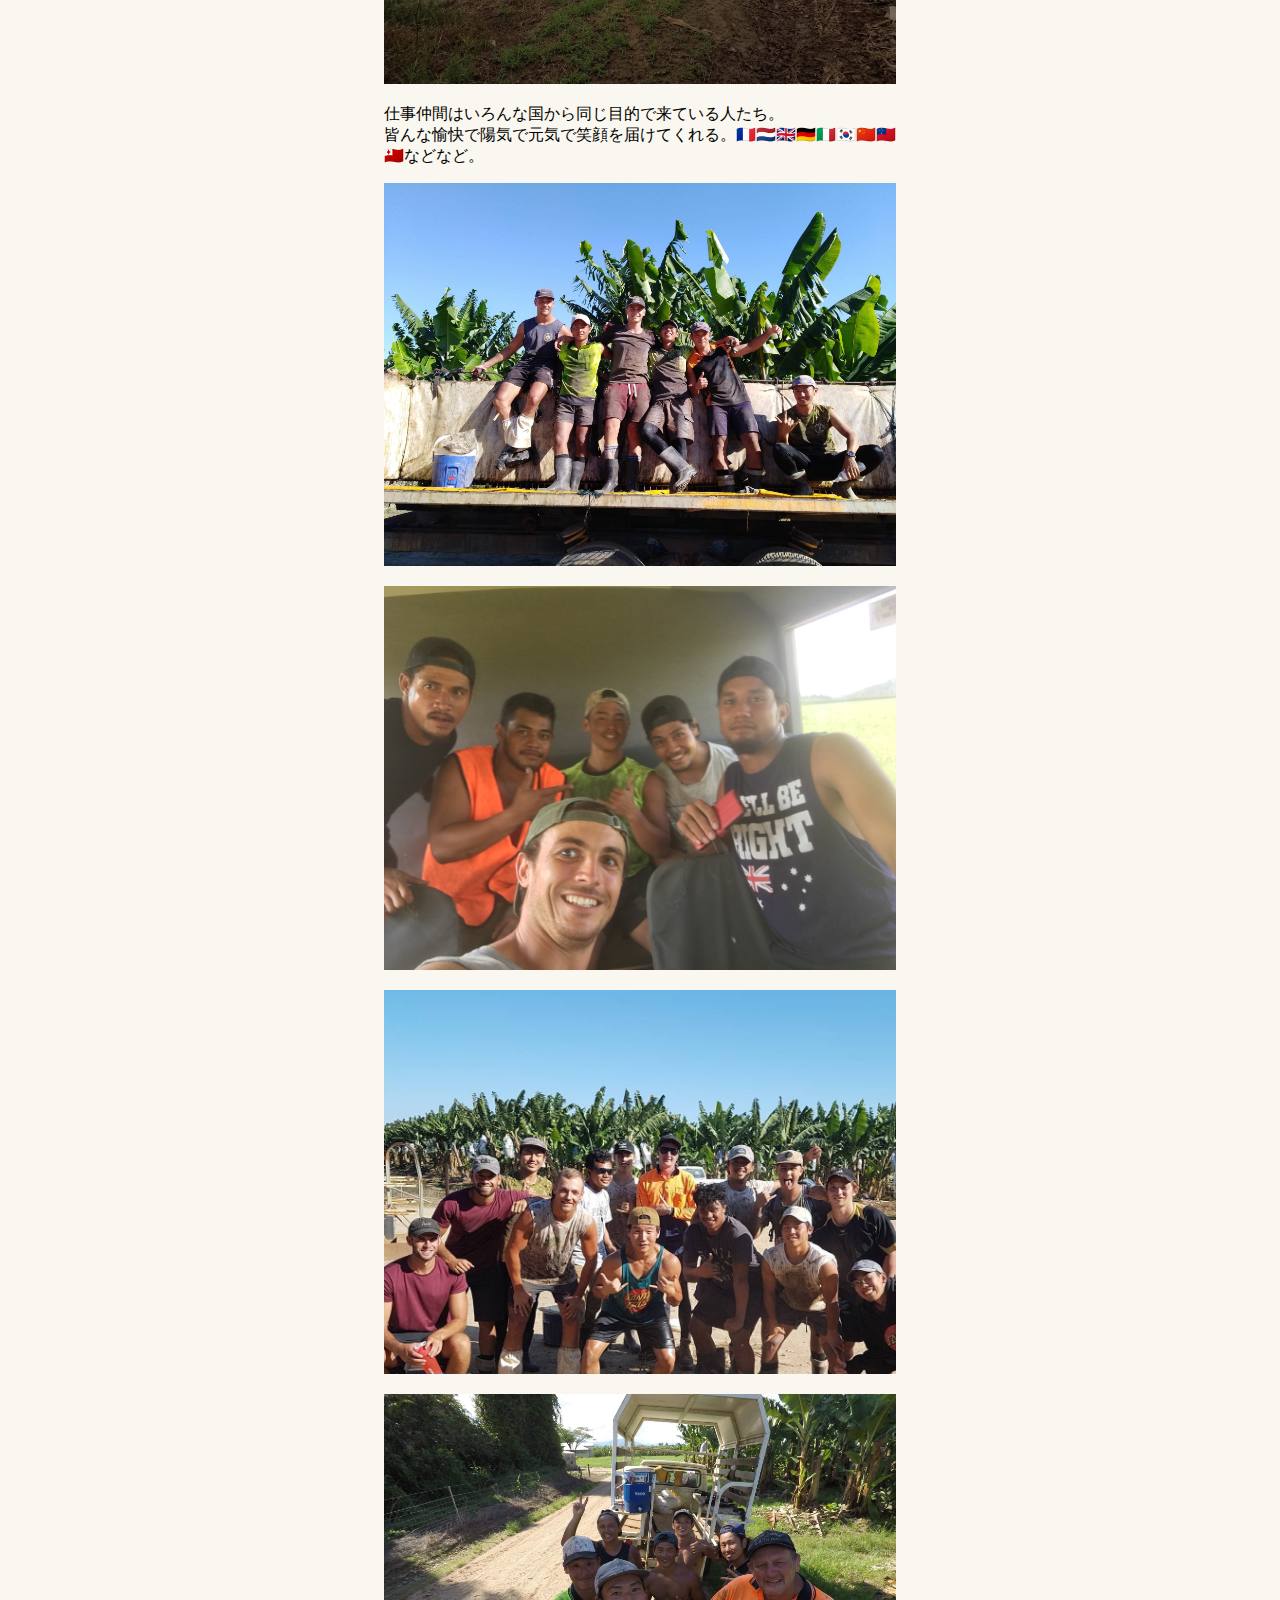
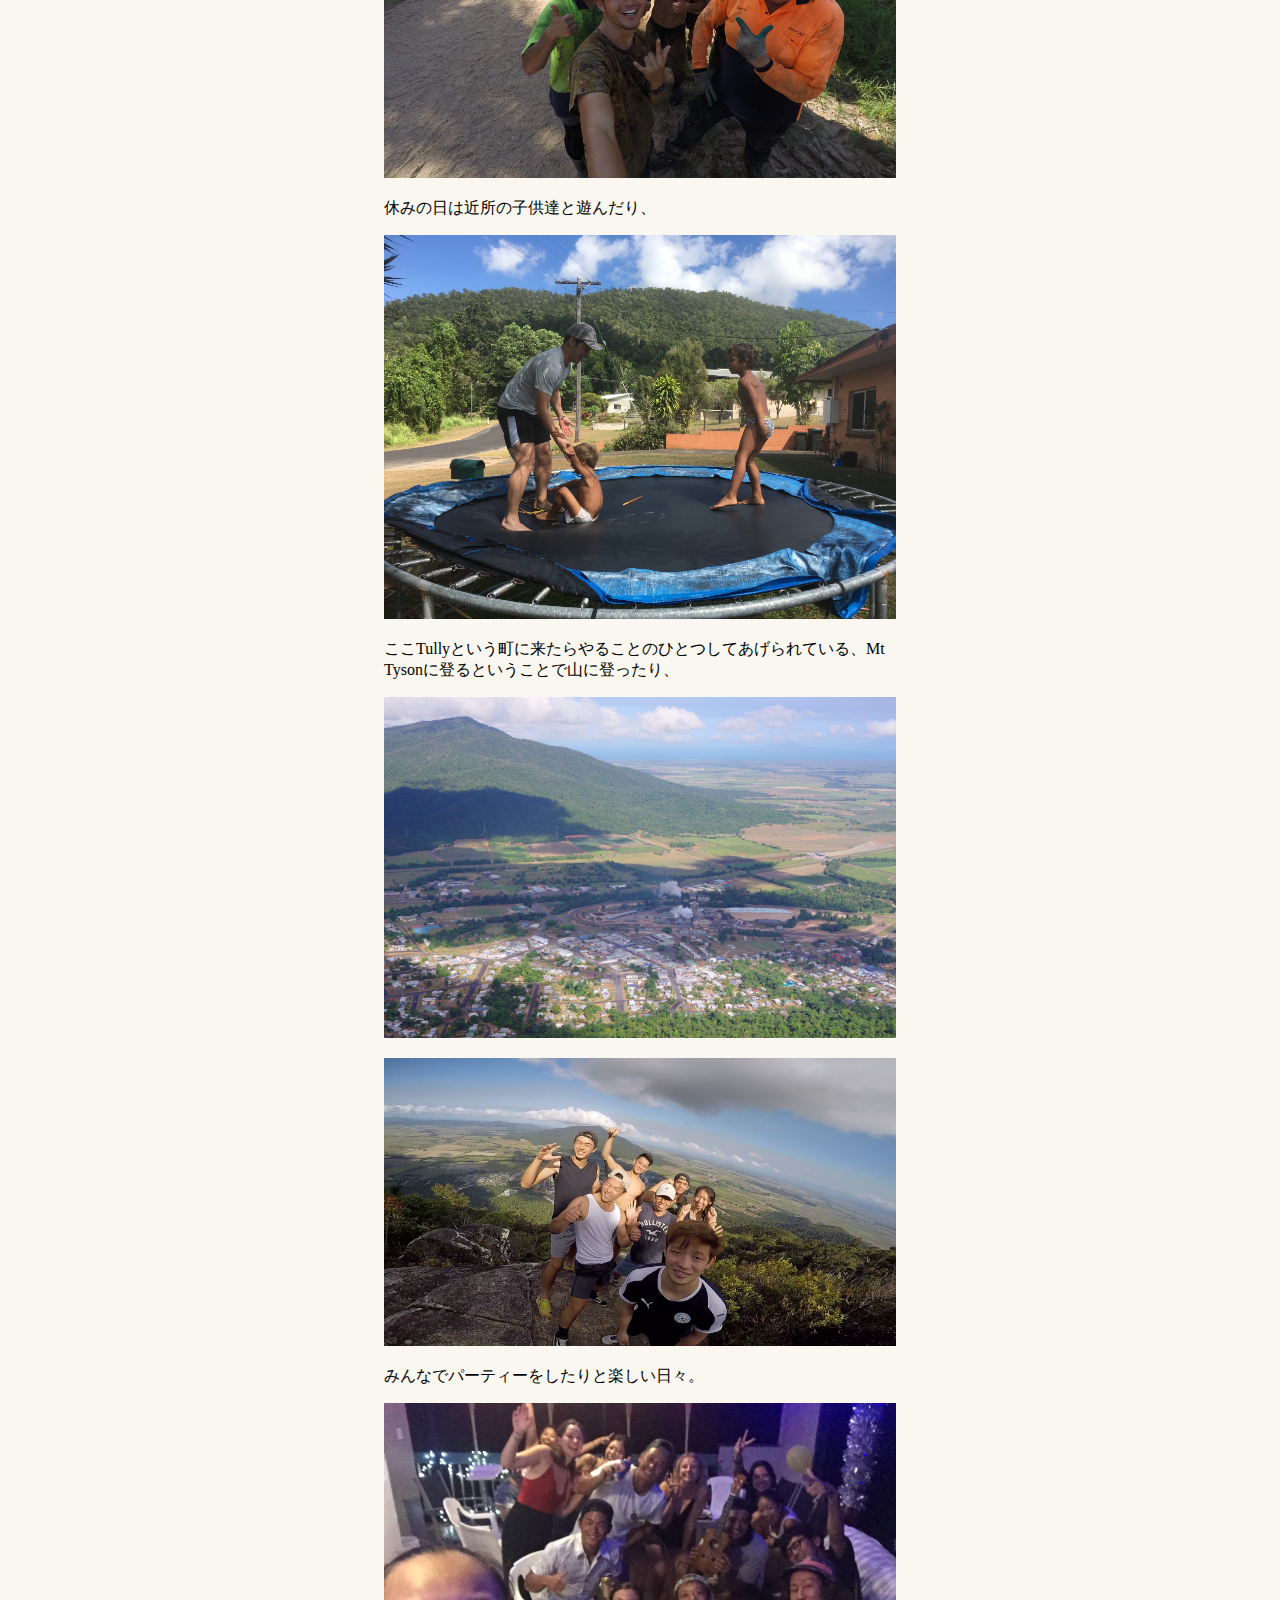
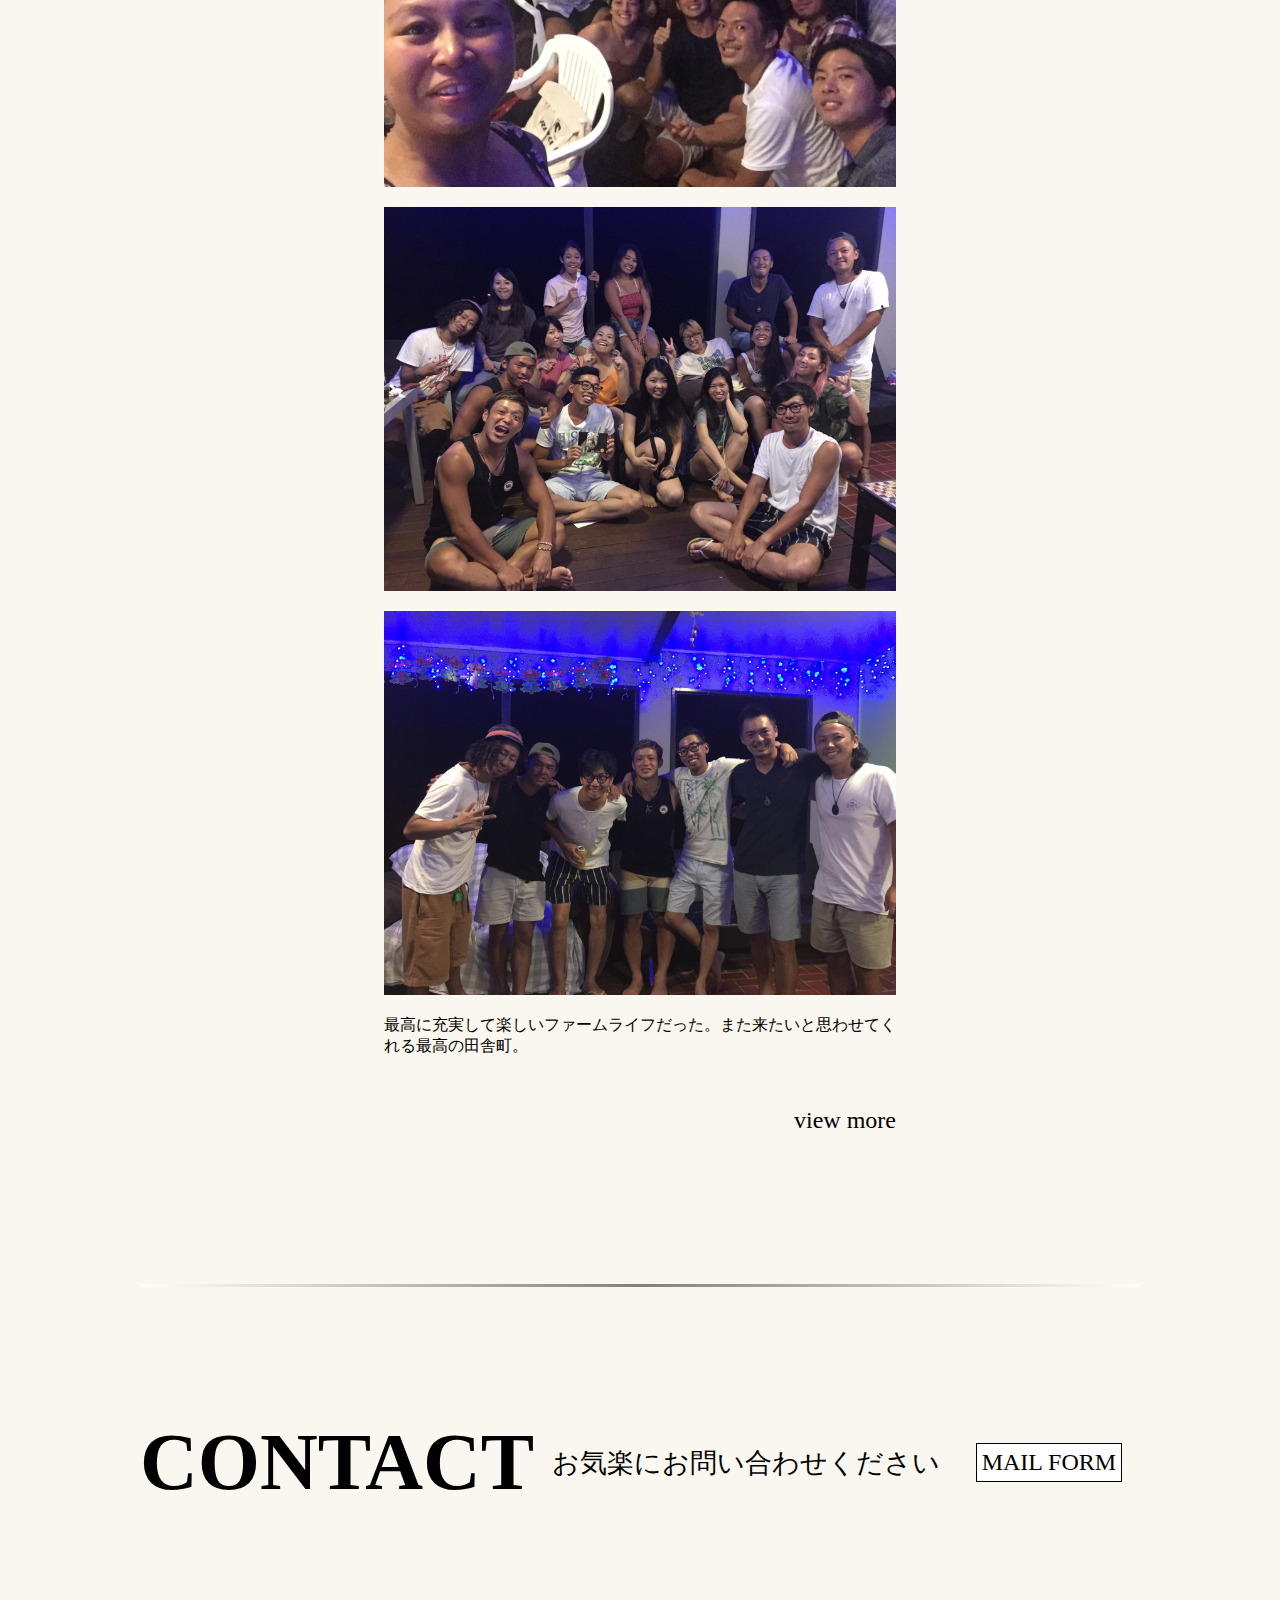
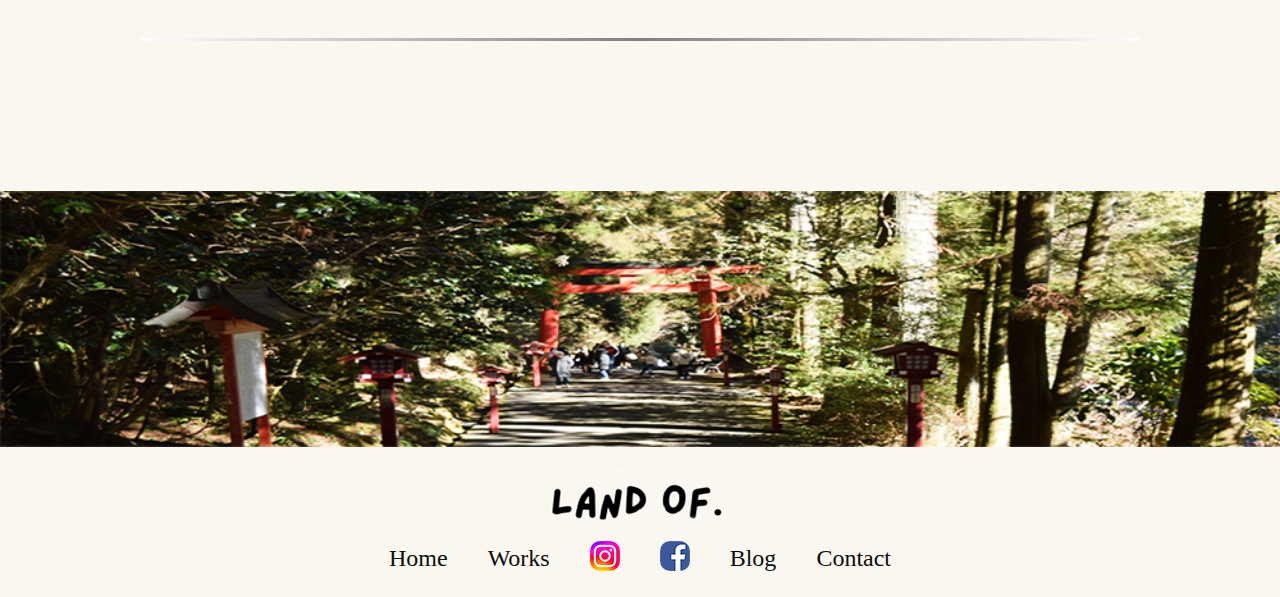
<file: bananafarm.html>
<!DOCTYPE html>
<html lang="en">
<head>
    <meta charset="UTF-8">
    <meta http-equiv="X-UA-Compatible" content="IE=edge">
    <meta name="viewport" content="width=device-width, initial-scale=1.0">
    <meta name="description" content="portofolio">
    <link rel="stylesheet" href="css/style.css">
    <link rel="preconnect" href="https://fonts.googleapis.com">
    <link rel="preconnect" href="https://fonts.gstatic.com" crossorigin>
   
    <title>portofolio</title>
</head>
<body>
  <header>
    <h1 class="logo">
      <a href="index.html"><img src="images/logo.png" alt="logo"></a>
    </h1>
    <div class="menu">
    <nav>
        <ul>
            <li class="nav-ul-li"><a href="index.html">Home</a></li>
            <li class="nav-ul-li"><a href="works.html">Works</a></li>
            <li class="nav-ul-li"><a href="https://www.instagram.com/12yuuki18/"><img src="images/instagram.png" alt="instagram" class="instagram" ></a></li>
            <li class="nav-ul-li"><a href="https://www.facebook.com/morikawa1218yuki"><img src="images/facebook.png" alt="facebook" class="facebook" ></a></li>
            <li class="nav-ul-li"><a href="blog.html">Blog</a></li>
            <li class="nav-ul-li"><a href="contact.html">Contact</a></li>
        </ul>
    </nav>
    </div>

    <div class="humbergermenu">
        <input type="checkbox" id="menu-btn-check">
        <label for="menu-btn-check" class="menu-btn"><span></span></label>
        <div class="menu-content">
            <ul class="menu-content-ul">
                <li>
                    <a href="index.html">Home</a> 
                </li>
                <li>
                    <a href="works.html">Works</a> 
                </li>
               
                <li>
                    <a href="blog.html">Blog</a>
                </li>
                <li>
                    <a href="contact.html">Contact</a>
                </li>
            </ul>
        </div>
    </div> 
  </header>   

<main>
    <div class="h2-content">
        <h2 >BLOG </h2>
        <p class="p-text">- 気まぐれな日常や旅日記 -</p>
    </div>

    <section class="yakushima">
        <h3 class="blog-h3">セカンドVisa取得の為Banana Farm へ</h3>
        <div class="blog-content">
        <p class="text">想像以上に何もない町。<br>どのような生活が待っているのか。ワクワク。</p>
        <p><img src="images/bananafarm/IMG_2875.JPG" alt="町"></p>
        <p><img src="images/bananafarm/IMG_0068.JPG" alt="町"></p>
        <p class="text">ものすごく大きなファーム。本当にジャングルみたいなところ。いろんな野生動物もたくさん。</p>
        <p><img src="images/bananafarm/IMG_4242.jpeg" alt="ファーム"></p>
        <p class="text">こんな大きな蛇なんかたくさんいる。他にはカンガルー、ワニ、などなど。</p>
        <p><img src="images/bananafarm/IMG_3609.JPG" alt="へび"></p>
        <p class="text">バナナはこんな感じで担いで運んでトレーラーに積む🍌</p>
        <p><img src="images/bananafarm/IMG_9983.jpeg" alt="banana"></p>
        <p><img src="images/bananafarm/IMG_3242.JPG" alt="トレーラー"></p>
        <p class="text">仕事仲間はいろんな国から同じ目的で来ている人たち。<br>
        皆んな愉快で陽気で元気で笑顔を届けてくれる。🇫🇷🇳🇱🇬🇧🇩🇪🇮🇹🇰🇷🇨🇳🇼🇸🇹🇴などなど。</p>
        <p><img src="images/bananafarm/IMG_0071.JPG" alt="mate"></p>
        <p><img src="images/bananafarm/IMG_3636.JPG" alt="mate"></p>
        <p><img src="images/bananafarm/IMG_5596.JPG" alt="mate"></p>
        <p><img src="images/bananafarm/IMG_3244.JPG" alt="mate"></p>
        <p class="text">休みの日は近所の子供達と遊んだり、</p>
        <p><img src="images/bananafarm/IMG_2866.JPG" alt="kids"></p>
        <p class="text">ここTullyという町に来たらやることのひとつしてあげられている、Mt Tysonに登るということで山に登ったり、 </p>
        <p><img src="images/bananafarm/IMG_2940.JPG" alt="mytyson"></p>
        <p><img src="images/bananafarm/IMG_2965.JPG" alt="mttyson"></p>
        <p class="text">みんなでパーティーをしたりと楽しい日々。</p>
        <p><img src="images/bananafarm/IMG_4829.JPG" alt="party"></p>
        <p><img src="images/bananafarm/IMG_0189.JPG" alt="party"></p>
        <p><img src="images/bananafarm/IMG_0184.JPG" alt="party"></p>
        <p class="text">最高に充実して楽しいファームライフだった。また来たいと思わせてくれる最高の田舎町。</p>
        <p class="viewmore-blog">
            <a href="blog.html" class="a-view"><span class="bd-solid">view more</span></a>
        </p>
       </div>
    </section>



    <footer>
        <hr class="hr1">
        <section class="content-contact">
          <div>
            <div id="contact">CONTACT</div>
            <div class="contact-footer">お気楽にお問い合わせください</div>
            <div class="mailbox"><a href="contact.html">MAIL FORM</a></div>
          </div>
        </section>
        <hr class="hr2">
    
        <section class="bottom-photo">
            <img src="images/footer.png" alt="hakone">
        </section>
      </main>
    
      
      
        <h1 class="logo">
            <a href="index.html"><img src="images/logo.png" alt="logo"></a>
        </h1>
        <ul class="footer-ul">
            <li class="nav-ul-li-none"><a href="index.html">Home</a></li>
            <li class="nav-ul-li-none"><a href="works.html">Works</a></li>
            <li class="nav-ul-li"><a href="https://www.instagram.com/12yuuki18/"><img src="images/instagram.png" alt="instagram" class="footer-instagram" ></a></li>
            <li class="nav-ul-li"><a href="https://www.facebook.com/morikawa1218yuki"><img src="images/facebook.png" alt="facebook" class="footer-facebook" ></a></li>
            <li class="nav-ul-li-none"><a href="blog.html">Blog</a></li>
            <li class="nav-ul-li-none"><a href="contact.html">Contact</a></li>
        </ul>
      </footer>
      <script src="https://code.jquery.com/jquery-3.6.4.min.js" integrity="sha256-oP6HI9z1XaZNBrJURtCoUT5SUnxFr8s3BzRl+cbzUq8=" crossorigin="anonymous"></script>
             <script src="script.js"></script>
    </body>
    </html>
</file>
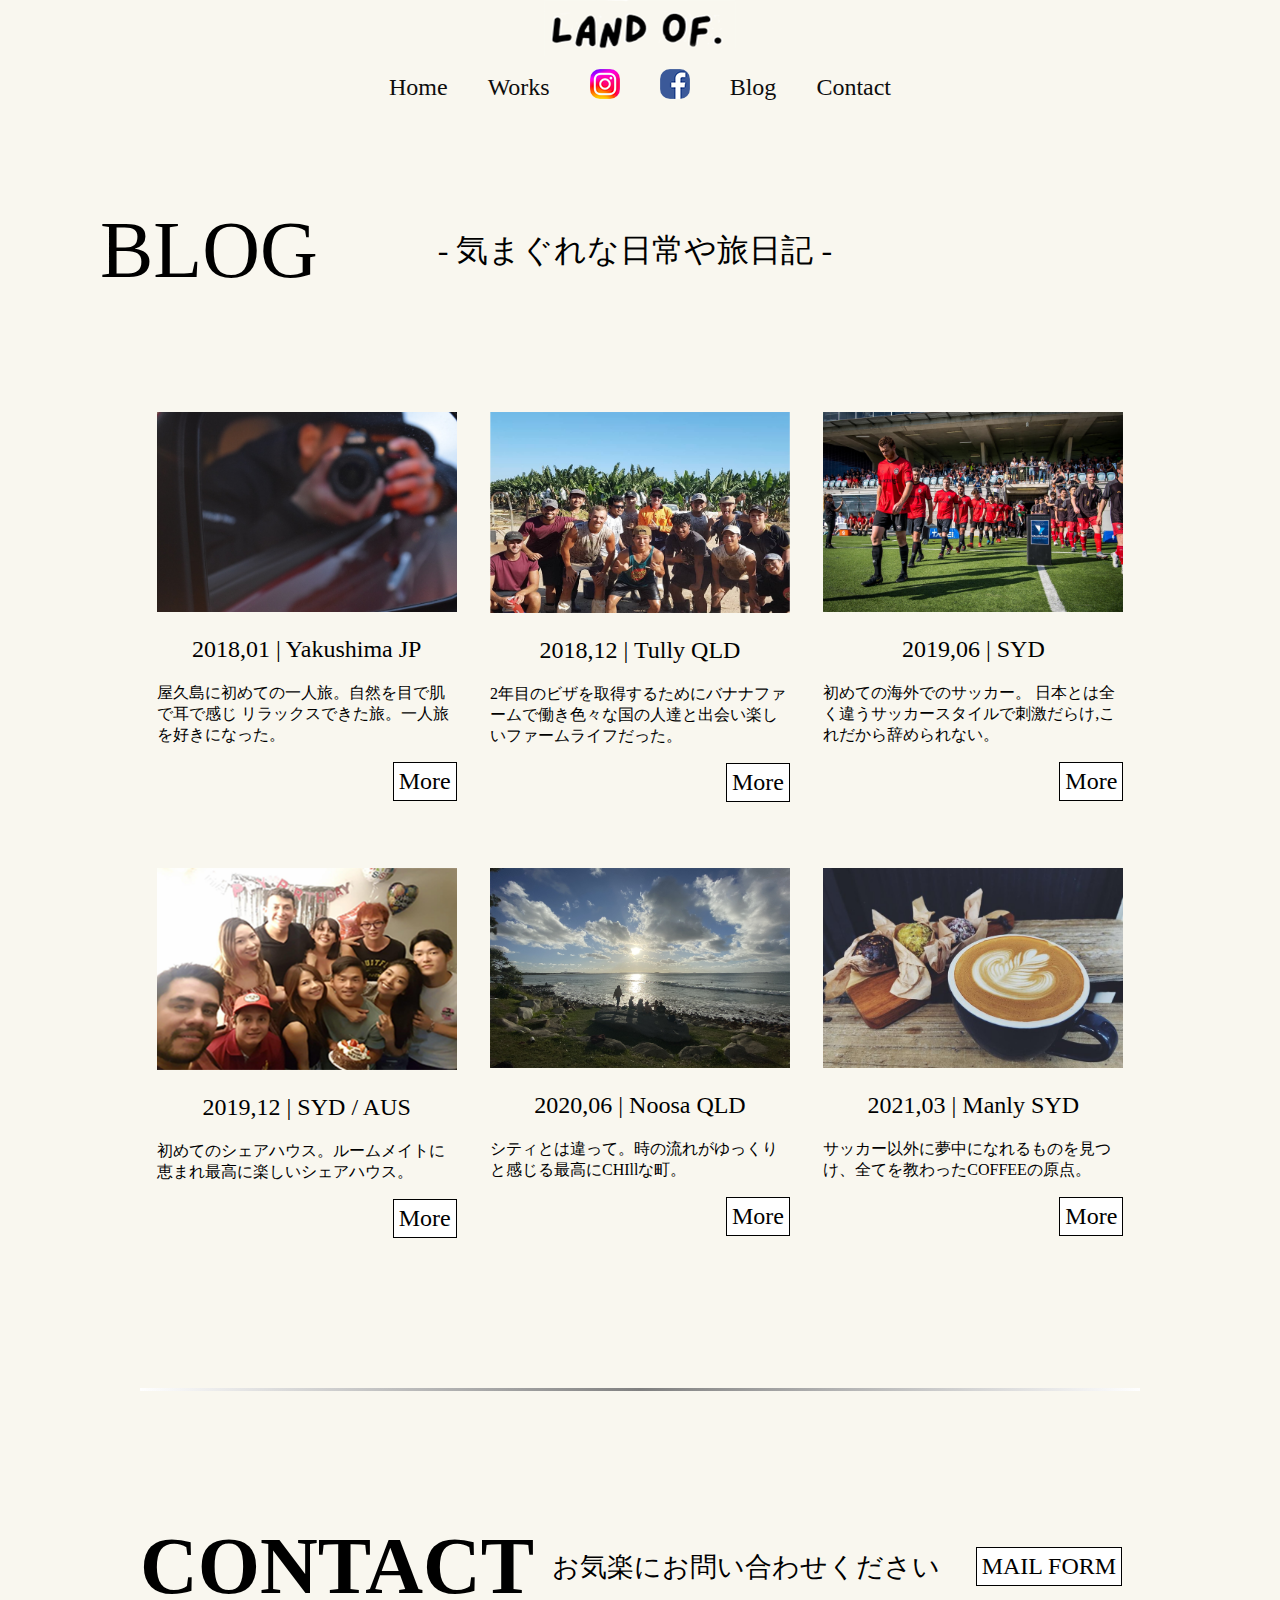
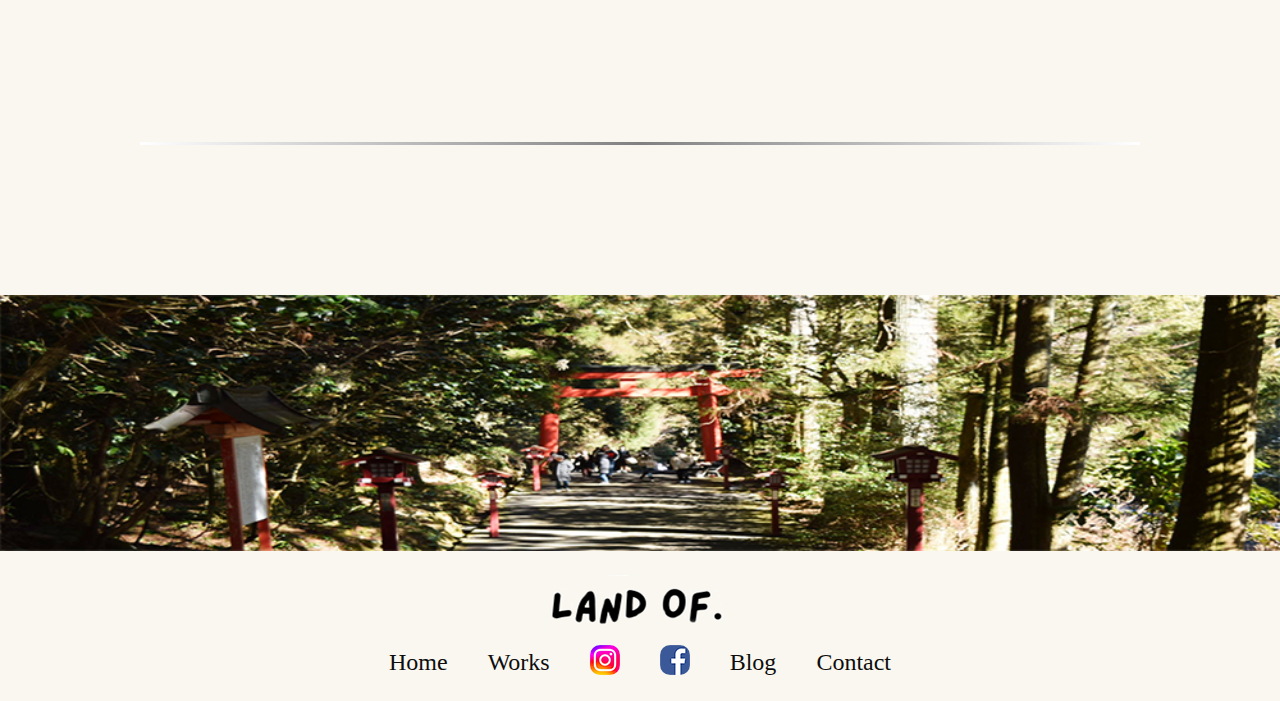
<file: blog.html>
<!DOCTYPE html>
<html lang="en">
<head>
    <meta charset="UTF-8">
    <meta http-equiv="X-UA-Compatible" content="IE=edge">
    <meta name="viewport" content="width=device-width, initial-scale=1.0">
    <meta name="description" content="portofolio">
    <link rel="stylesheet" href="css/style.css">
    <link rel="preconnect" href="https://fonts.googleapis.com">
    <link rel="preconnect" href="https://fonts.gstatic.com" crossorigin>
   
    <title>portofolio</title>
</head>
<body>
  <header>
    <h1 class="logo">
      <a href="index.html"><img src="images/logo.png" alt="logo"></a>
    </h1>
    <div class="menu">
    <nav>
        <ul>
            <li class="nav-ul-li"><a href="index.html">Home</a></li>
            <li class="nav-ul-li"><a href="works.html">Works</a></li>
            <li class="nav-ul-li"><a href="https://www.instagram.com/12yuuki18/"><img src="images/instagram.png" alt="instagram" class="instagram" ></a></li>
            <li class="nav-ul-li"><a href="https://www.facebook.com/morikawa1218yuki"><img src="images/facebook.png" alt="facebook" class="facebook" ></a></li>
            <li class="nav-ul-li"><a href="blog.html">Blog</a></li>
            <li class="nav-ul-li"><a href="contact.html">Contact</a></li>
        </ul>
    </nav>
    </div>

    <div class="humbergermenu">
        <input type="checkbox" id="menu-btn-check">
        <label for="menu-btn-check" class="menu-btn"><span></span></label>
        <div class="menu-content">
            <ul class="menu-content-ul">
                <li>
                    <a href="index.html">Home</a> 
                </li>
                <li>
                    <a href="works.html">Works</a> 
                </li>
               
                <li>
                    <a href="blog.html">Blog</a>
                </li>
                <li>
                    <a href="contact.html">Contact</a>
                </li>
            </ul>
        </div>
    </div> 
  </header>  


<main>
    <div class="h2-content">
        <h2>BLOG </h2>
        <p class="p-text">- 気まぐれな日常や旅日記 -</p>
    </div>
    <section class="content-blog">
        <div class="top-blog">
            <ul >
                <li class="content-blog-li"><img src="images/IMG_0642.JPG" alt="yakushima"><h4>2018,01 | Yakushima JP</h4>
                    <p class="blog-text">屋久島に初めての一人旅。自然を目で肌で耳で感じ リラックスできた旅。一人旅を好きになった。</p>
                    <div class="box1"><div class="box"> <a href="yakushima.html" class="more-box">More</a></div></div>
                </li> 
                <li class="content-blog-li"><img src="images/IMG_5596.png" alt="tully"><h4>2018,12 | Tully QLD </h4>
                <p class="blog-text">2年目のビザを取得するためにバナナファームで働き色々な国の人達と出会い楽しいファームライフだった。</p>
                <div class="box1"><div class="box"> <a href="bananafarm.html" class="more-box">More</a></div></div>
                </li> 
                <li class="content-blog-li"><img src="images/IMG_5636.png" alt="soccer"><h4>2019,06 | SYD </h4>
                <p class="blog-text">初めての海外でのサッカー。 日本とは全く違うサッカースタイルで刺激だらけ,これだから辞められない。</p>
                <div class="box1"><div class="box"> <a href="football.html" class="more-box">More</a></div></div>
                </li>
             </ul>
        </div>
        <div class="bottom-blog">
            <ul>
                <li class="content-blog-li"><img src="images/805ca631-0be8-442e-9b28-c873e3e52ff8.png" alt="sharemate"><h4>2019,12 | SYD / AUS</h4>
                <p class="blog-text">
                    初めてのシェアハウス。ルームメイトに恵まれ最高に楽しいシェアハウス。</p>
                    <div class="box1"><div class="box"> <a href="sydney.html" class="more-box">More</a></div></div>
                </li>
                <li class="content-blog-li"><img src="images/IMG_2699.png" alt="noosa"><h4>2020,06 | Noosa QLD </h4>
                <p class="blog-text">シティとは違って。時の流れがゆっくりと感じる最高にCHIllな町。</p>
                <div class="box1"><div class="box"> <a href="noosa.html" class="more-box">More</a></div></div>
                </li>
                <li class="content-blog-li"><img src="images/IMG_9825.png" alt="coffee"><h4>2021,03 | Manly SYD</h4>
                    <p class="blog-text">サッカー以外に夢中になれるものを見つけ、全てを教わったCOFFEEの原点。</p>
                    <div class="box1"><div class="box"> <a href="manly.html" class="more-box">More</a></div></div>
                    </li>
            </ul>
        </div>
    </section>


    <footer>
        <hr class="hr1">
        <section class="content-contact">
          <div>
            <div id="contact">CONTACT</div>
            <div class="contact-footer">お気楽にお問い合わせください</div>
            <div class="mailbox"><a href="contact.html">MAIL FORM</a></div>
          </div>
        </section>
        <hr class="hr2">
    
        <section class="bottom-photo">
            <img src="images/footer.png" alt="hakone">
        </section>
      </main>
    
      
      
        <h1 class="logo">
            <a href="index.html"><img src="images/logo.png" alt="logo"></a>
        </h1>
        <ul class="footer-ul">
            <li class="nav-ul-li-none"><a href="index.html">Home</a></li>
            <li class="nav-ul-li-none"><a href="works.html">Works</a></li>
            <li class="nav-ul-li"><a href="https://www.instagram.com/12yuuki18/"><img src="images/instagram.png" alt="instagram" class="footer-instagram" ></a></li>
            <li class="nav-ul-li"><a href="https://www.facebook.com/morikawa1218yuki"><img src="images/facebook.png" alt="facebook" class="footer-facebook" ></a></li>
            <li class="nav-ul-li-none"><a href="blog.html">Blog</a></li>
            <li class="nav-ul-li-none"><a href="contact.html">Contact</a></li>
        </ul>
      </footer>
      <script src="https://code.jquery.com/jquery-3.6.4.min.js" integrity="sha256-oP6HI9z1XaZNBrJURtCoUT5SUnxFr8s3BzRl+cbzUq8=" crossorigin="anonymous"></script>
             <script src="script.js"></script>
    </body>
    </html>
</file>
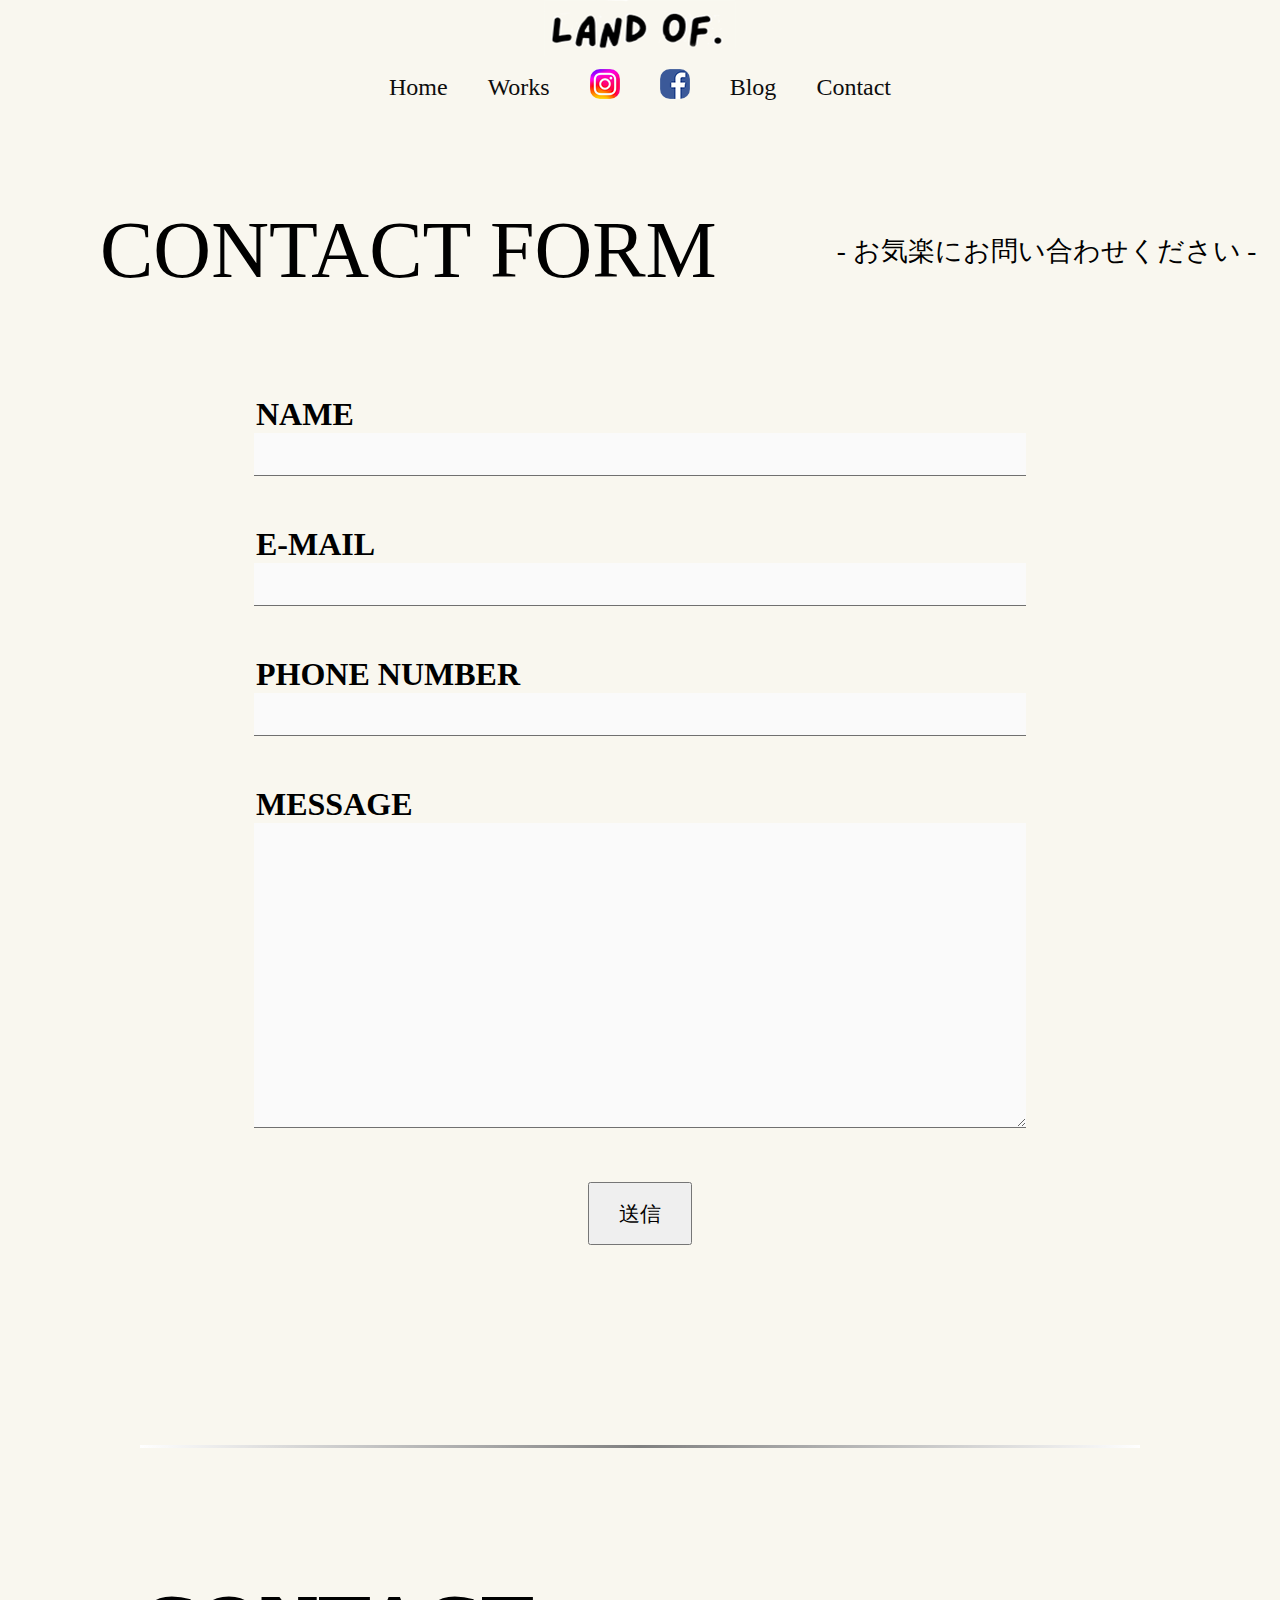
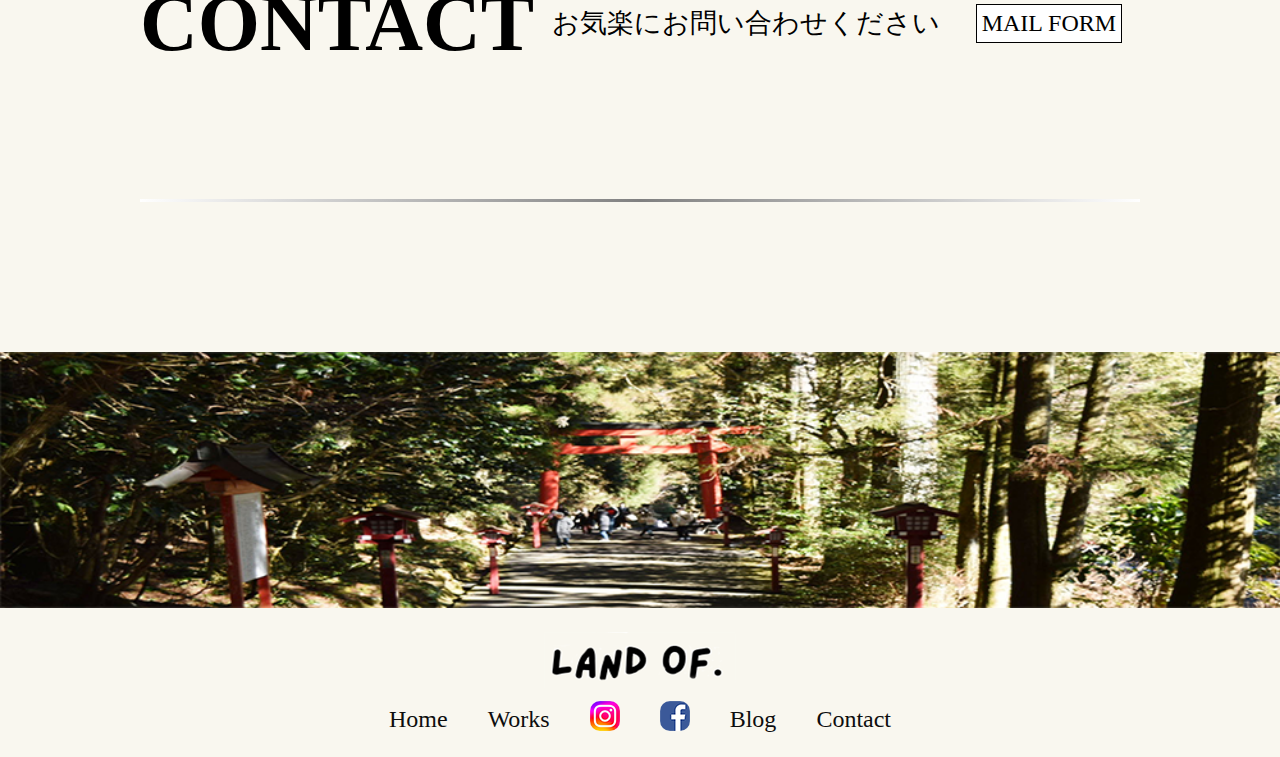
<file: contact.html>
<!DOCTYPE html>
<html lang="en">
<head>
    <meta charset="UTF-8">
    <meta http-equiv="X-UA-Compatible" content="IE=edge">
    <meta name="viewport" content="width=device-width, initial-scale=1.0">
    <meta name="description" content="portofolio">
    <link rel="stylesheet" href="css/style.css">
    <link rel="preconnect" href="https://fonts.googleapis.com">
    <link rel="preconnect" href="https://fonts.gstatic.com" crossorigin>
   
    <title>portofolio</title>
</head>
<body>
  <header>
    <h1 class="logo">
      <a href="index.html"><img src="images/logo.png" alt="logo"></a>
    </h1>
    <div class="menu">
    <nav>
        <ul>
            <li class="nav-ul-li"><a href="index.html">Home</a></li>
            <li class="nav-ul-li"><a href="works.html">Works</a></li>
            <li class="nav-ul-li"><a href="https://www.instagram.com/12yuuki18/"><img src="images/instagram.png" alt="instagram" class="instagram" ></a></li>
            <li class="nav-ul-li"><a href="https://www.facebook.com/morikawa1218yuki"><img src="images/facebook.png" alt="facebook" class="facebook" ></a></li>
            <li class="nav-ul-li"><a href="blog.html">Blog</a></li>
            <li class="nav-ul-li"><a href="contact.html">Contact</a></li>
        </ul>
    </nav>
    </div>

    <div class="humbergermenu">
        <input type="checkbox" id="menu-btn-check">
        <label for="menu-btn-check" class="menu-btn"><span></span></label>
        <div class="menu-content">
            <ul class="menu-content-ul">
                <li>
                    <a href="index.html">Home</a> 
                </li>
                <li>
                    <a href="works.html">Works</a> 
                </li>
               
                <li>
                    <a href="blog.html">Blog</a>
                </li>
                <li>
                    <a href="contact.html">Contact</a>
                </li>
            </ul>
        </div>
    </div> 
  </header>  
  <main>
    <div class="h2-content-contact">
    <h2 class="contact-h2">CONTACT FORM </h2>
    <p class="p-text-contact">- お気楽にお問い合わせください -</p>
    </div>


    <section class="contact">
        <form action="https://api.staticforms.xyz/submit" method="post">
            <input type="text" name="honeypot" style="display:none">
            <input type="hidden" name="accessKey" value="cef17085-bdd2-4df7-a7a5-381ec1aafebc">
            <input type="hidden" name="subject" value="Webサイトからお問い合わせがありました" />
            <input type="hidden" name="replyTo" value="morikawa1218yuuki@gmail.com">
            <input type="hidden" name="redirectTo" value="">  
                <div>
                    <div class="form">
                        <label class="label">NAME</label>
                    </div>
                    <div>
                        <input type="text" class="textbox">
                    </div>
                </div>
                <div>
                    <div class="form">
                        <label class="label">E-MAIL</label>
                    </div>
                    <div>
                        <input type="text" class="textbox">
                    </div>
                </div>
                <div>
                    <div class="form">
                        <label class="label">PHONE NUMBER</label>
                    </div>
                    <div>
                        <input type="text" class="textbox">
                    </div>
                </div>
                <div>
                    <div class="form">
                        <label class="label">MESSAGE</label>
                    </div>
                    <textarea class="textarea"></textarea>
                </div>
                <div class="submit">
                <input type="submit" value="送信">
                </div>
            </form>
        </section>
  </main>



  <footer>
    <hr class="hr1">
    <section class="content-contact">
      <div>
        <div id="contact">CONTACT</div>
        <div class="contact-footer">お気楽にお問い合わせください</div>
        <div class="mailbox"><a href="contact.html">MAIL FORM</a></div>
      </div>
    </section>
    <hr class="hr2">

    <section class="bottom-photo">
        <img src="images/footer.png" alt="hakone">
    </section>
  </main>

  
  
    <h1 class="logo">
        <a href="index.html"><img src="images/logo.png" alt="logo"></a>
    </h1>
    <ul class="footer-ul">
        <li class="nav-ul-li-none"><a href="index.html">Home</a></li>
        <li class="nav-ul-li-none"><a href="works.html">Works</a></li>
        <li class="nav-ul-li"><a href="https://www.instagram.com/12yuuki18/"><img src="images/instagram.png" alt="instagram" class="footer-instagram" ></a></li>
        <li class="nav-ul-li"><a href="https://www.facebook.com/morikawa1218yuki"><img src="images/facebook.png" alt="facebook" class="footer-facebook" ></a></li>
        <li class="nav-ul-li-none"><a href="blog.html">Blog</a></li>
        <li class="nav-ul-li-none"><a href="contact.html">Contact</a></li>
    </ul>
  </footer>
  <script src="https://code.jquery.com/jquery-3.6.4.min.js" integrity="sha256-oP6HI9z1XaZNBrJURtCoUT5SUnxFr8s3BzRl+cbzUq8=" crossorigin="anonymous"></script>
         <script src="script.js"></script>
</body>
</html>
</file>
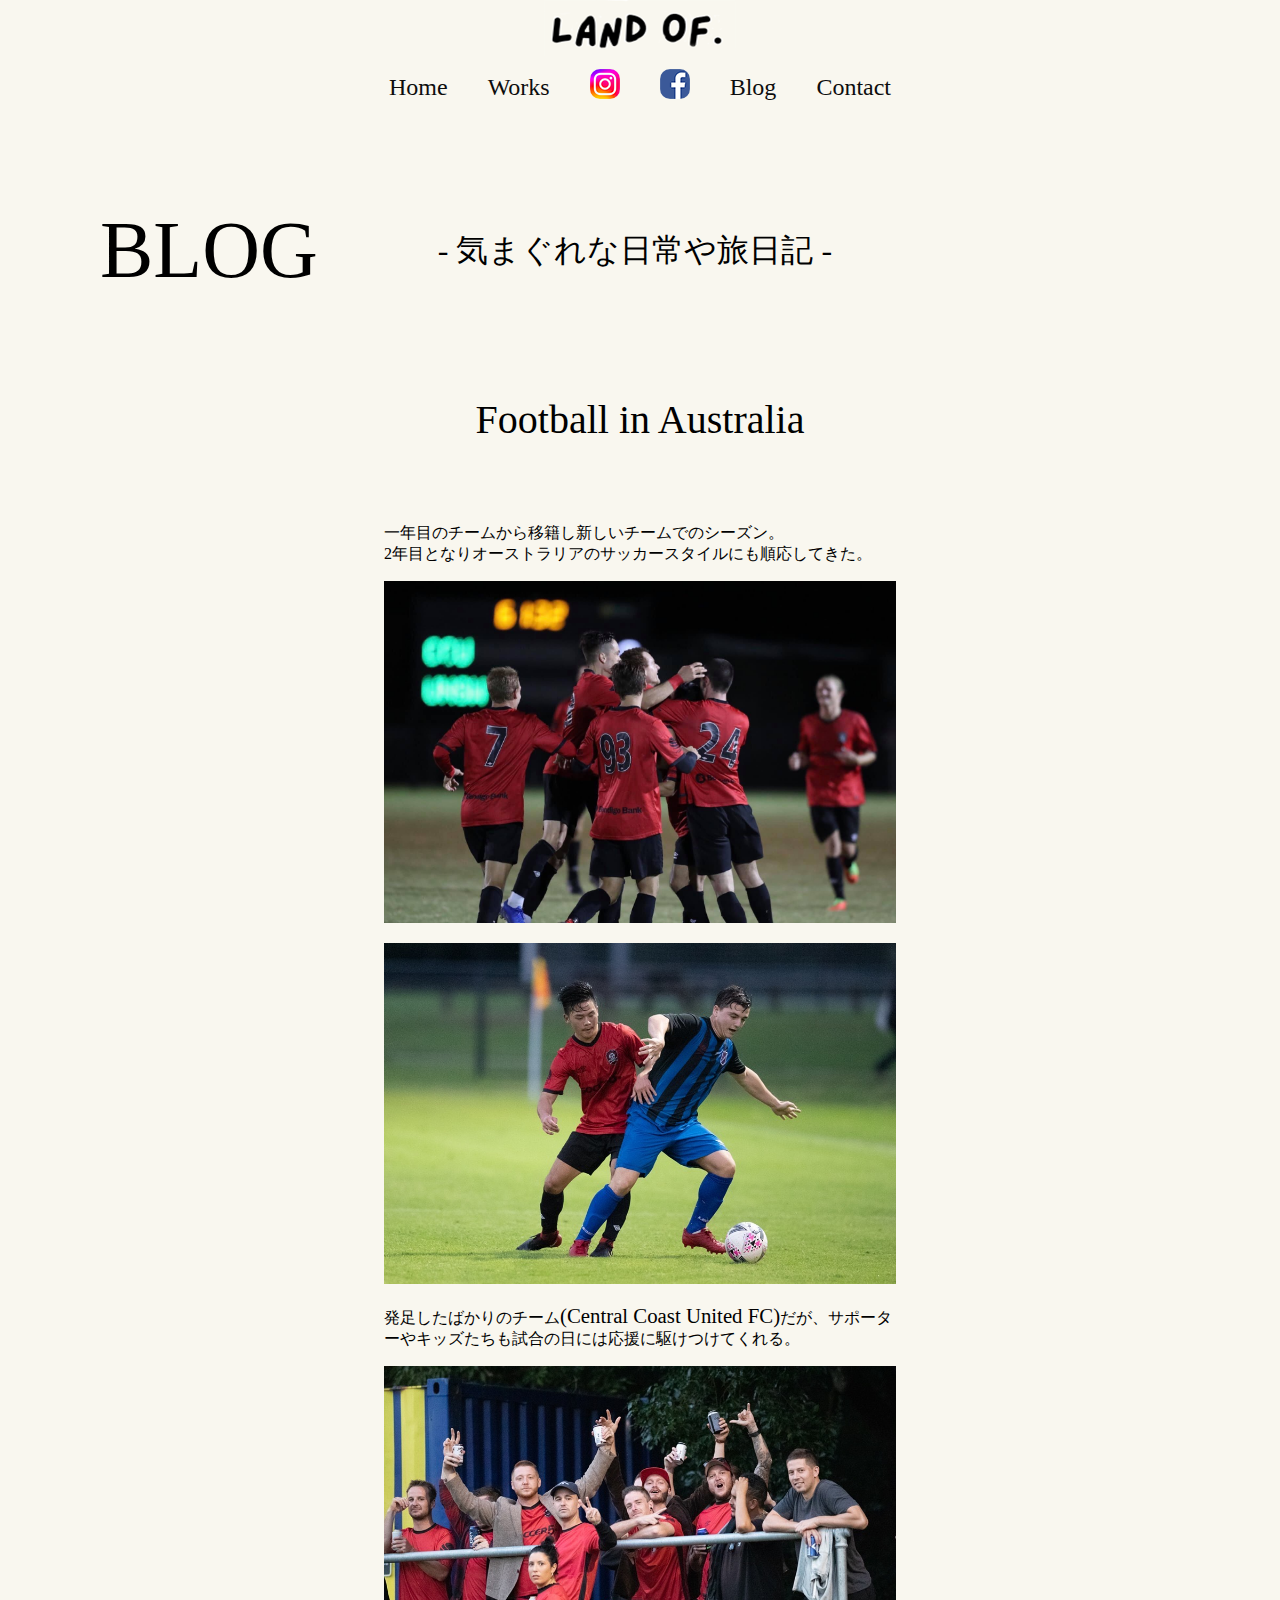
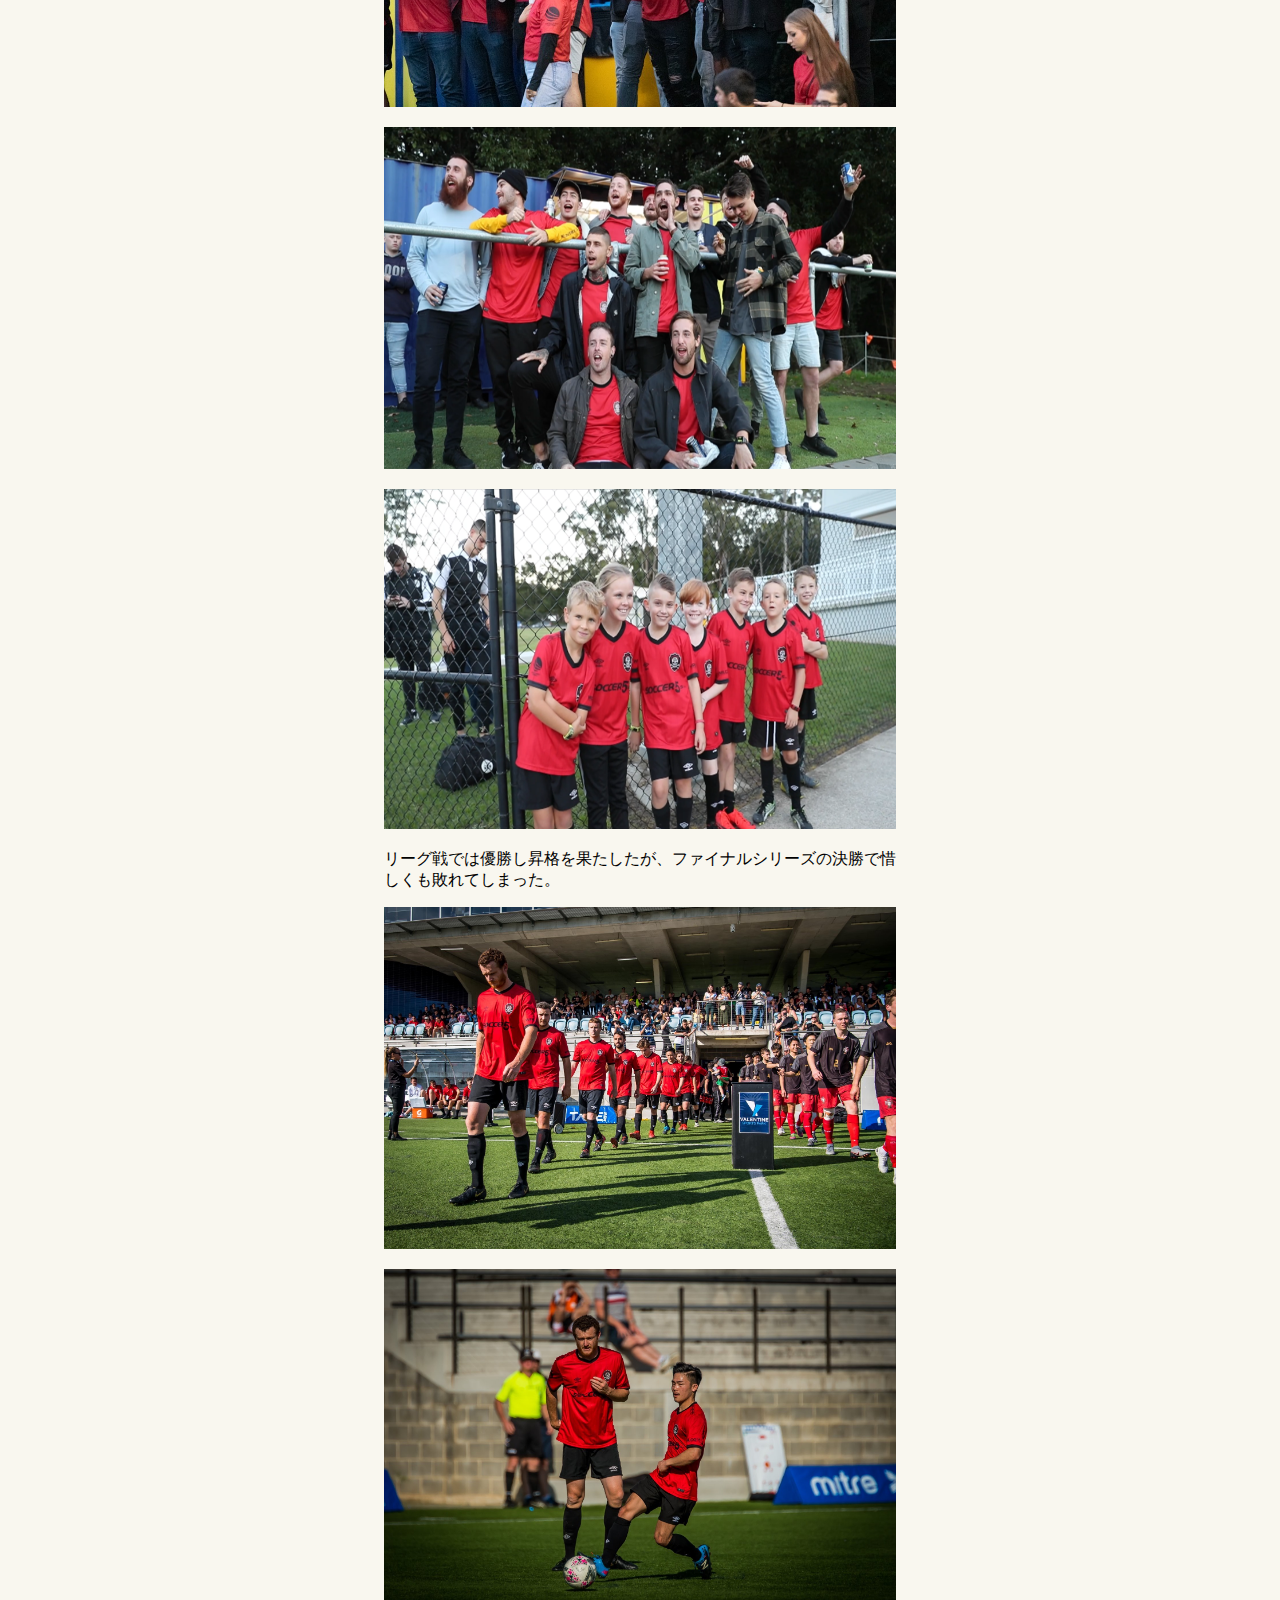
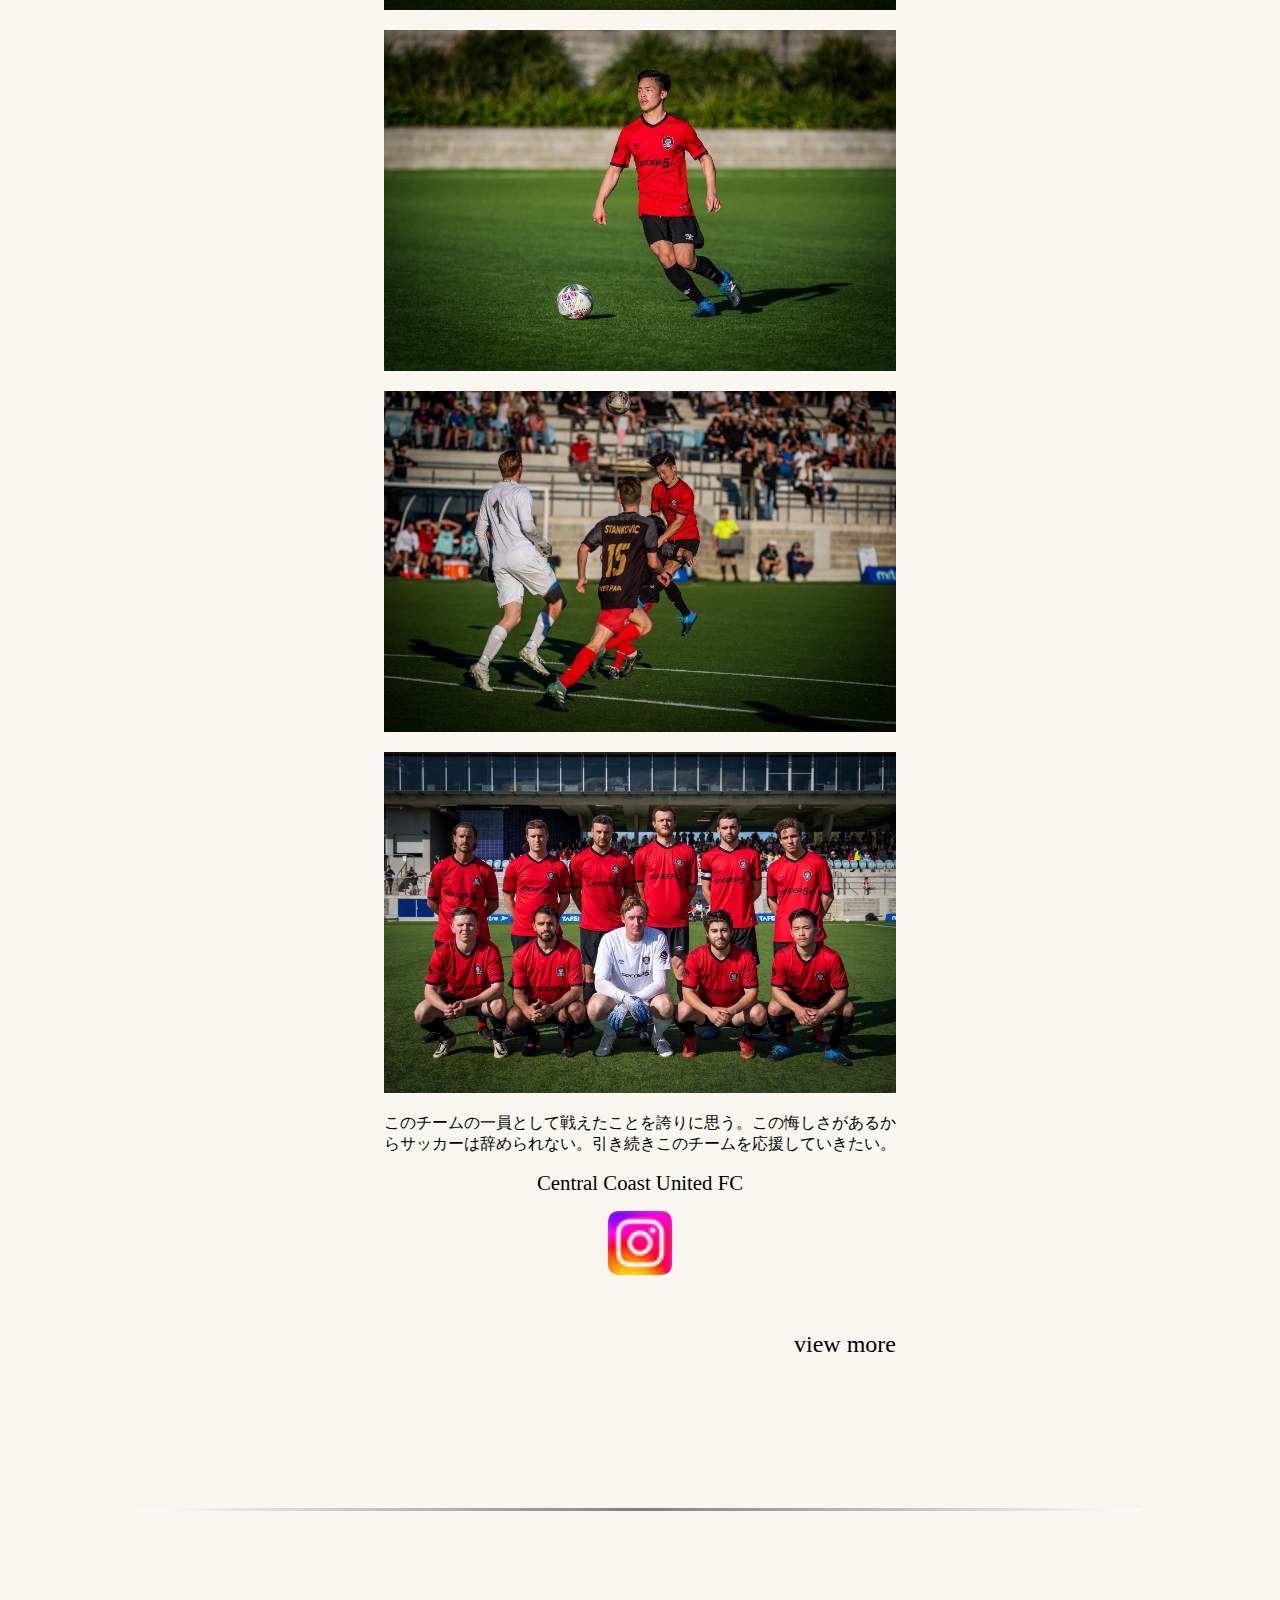
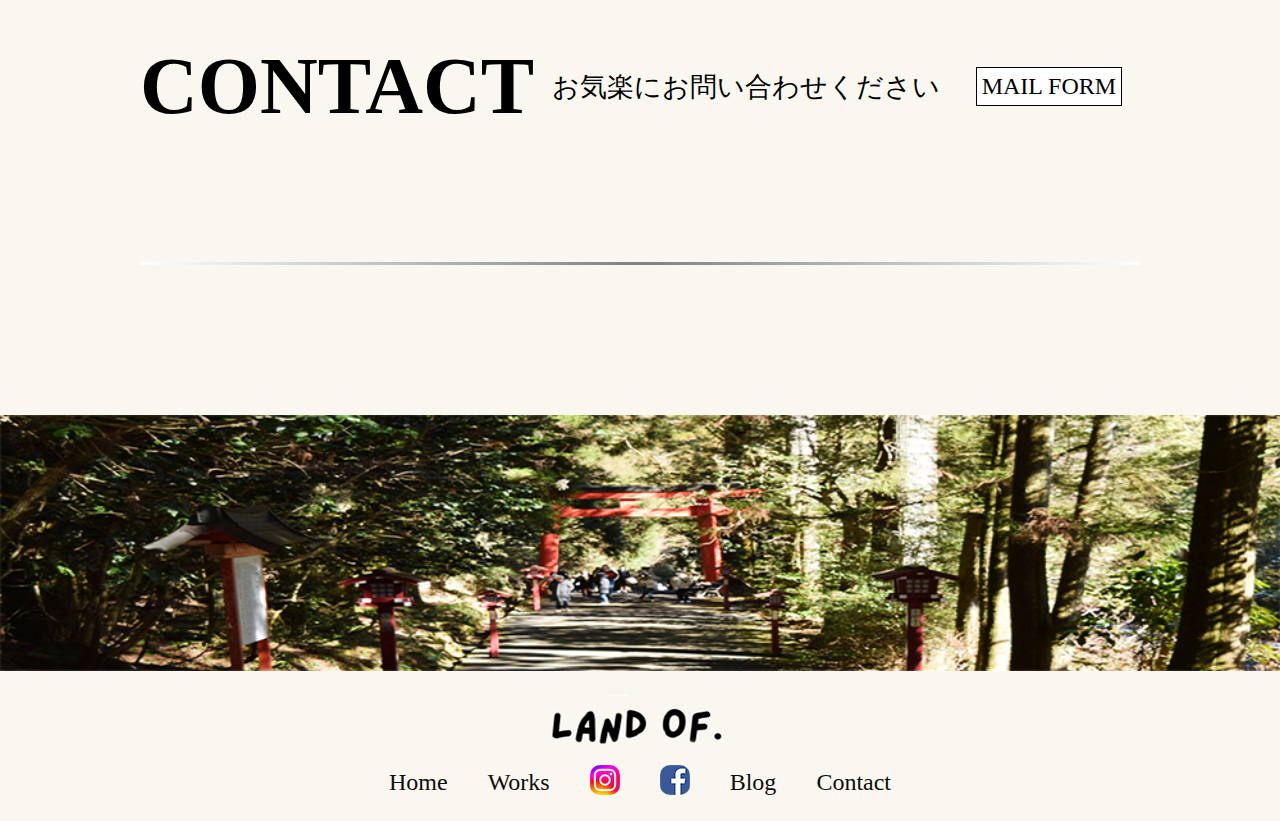
<file: football.html>
<!DOCTYPE html>
<html lang="en">
<head>
    <meta charset="UTF-8">
    <meta http-equiv="X-UA-Compatible" content="IE=edge">
    <meta name="viewport" content="width=device-width, initial-scale=1.0">
    <meta name="description" content="portofolio">
    <link rel="stylesheet" href="css/style.css">
    <link rel="preconnect" href="https://fonts.googleapis.com">
    <link rel="preconnect" href="https://fonts.gstatic.com" crossorigin>
   
    <title>portofolio</title>
</head>
<body>
  <header>
    <h1 class="logo">
      <a href="index.html"><img src="images/logo.png" alt="logo"></a>
    </h1>
    <div class="menu">
    <nav>
        <ul>
            <li class="nav-ul-li"><a href="index.html">Home</a></li>
            <li class="nav-ul-li"><a href="works.html">Works</a></li>
            <li class="nav-ul-li"><a href="https://www.instagram.com/12yuuki18/"><img src="images/instagram.png" alt="instagram" class="instagram" ></a></li>
            <li class="nav-ul-li"><a href="https://www.facebook.com/morikawa1218yuki"><img src="images/facebook.png" alt="facebook" class="facebook" ></a></li>
            <li class="nav-ul-li"><a href="blog.html">Blog</a></li>
            <li class="nav-ul-li"><a href="contact.html">Contact</a></li>
        </ul>
    </nav>
    </div>

    <div class="humbergermenu">
        <input type="checkbox" id="menu-btn-check">
        <label for="menu-btn-check" class="menu-btn"><span></span></label>
        <div class="menu-content">
            <ul class="menu-content-ul">
                <li>
                    <a href="index.html">Home</a> 
                </li>
                <li>
                    <a href="works.html">Works</a> 
                </li>
               
                <li>
                    <a href="blog.html">Blog</a>
                </li>
                <li>
                    <a href="contact.html">Contact</a>
                </li>
            </ul>
        </div>
    </div> 
  </header>   
<main>
    <div class="h2-content">
        <h2 >BLOG </h2>
        <p class="p-text"> - 気まぐれな日常や旅日記 -</p>
    </div>

    <section class="content">
        <h3 class="blog-h3">Football in Australia</h3>
        <div class="blog-content">
        <p class="text">一年目のチームから移籍し新しいチームでのシーズン。<br>2年目となりオーストラリアのサッカースタイルにも順応してきた。</p>
        <p><img src="images/football/IMG_4401.JPG" alt="football"></p>
        <p><img src="images/football/IMG_4719.JPG" alt="football"></p>
        <p class="text">発足したばかりのチーム<a href="https://en.wikipedia.org/wiki/Central_Coast_United_FC" class="team">(Central Coast United FC)</a>だが、サポーターやキッズたちも試合の日には応援に駆けつけてくれる。</p>
        <p><img src="images/football/IMG_4720.JPG" alt="football"></p>
        <p><img src="images/football/IMG_4591.PNG" alt="football"></p>
        <p><img src="images/football/IMG_4592.PNG" alt="football"></p>
        <p class="text">リーグ戦では優勝し昇格を果たしたが、ファイナルシリーズの決勝で惜しくも敗れてしまった。</p>
        <p><img src="images/football/IMG_5636.JPG" alt="football"></p>
        <p><img src="images/football/IMG_5630.JPG" alt="football"></p>
        <p><img src="images/football/IMG_5623.JPG" alt="football"></p>
        <p><img src="images/football/IMG_5639.JPG" alt="football"></p>
        <p><img src="images/football/IMG_5622.JPG" alt="football"></p>
        <p class="text">このチームの一員として戦えたことを誇りに思う。この悔しさがあるからサッカーは辞められない。引き続きこのチームを応援していきたい。
            <p class="ccu"><a href="https://en.wikipedia.org/wiki/Central_Coast_United_FC" class="team">Central Coast United FC</a></p>
            <p class="ccu-sns"><a href="https://www.instagram.com/centralcoastunited/"><img src="images/instagram.png" alt="instagram" class="instagram" ></a> </p>
        <p class="viewmore-blog">
            <a href="blog.html" class="a-view"><span class="bd-solid">view more</span></a>
        </p>
       </div>
    </section>



    <footer>
        <hr class="hr1">
        <section class="content-contact">
          <div>
            <div id="contact">CONTACT</div>
            <div class="contact-footer">お気楽にお問い合わせください</div>
            <div class="mailbox"><a href="contact.html">MAIL FORM</a></div>
          </div>
        </section>
        <hr class="hr2">
    
       
        <section class="bottom-photo">
            <img src="images/footer.png" alt="hakone">
        </section>
      </main>
    
      
      
        <h1 class="logo">
            <a href="index.html"><img src="images/logo.png" alt="logo"></a>
        </h1>
        <ul class="footer-ul">
            <li class="nav-ul-li-none"><a href="index.html">Home</a></li>
            <li class="nav-ul-li-none"><a href="works.html">Works</a></li>
            <li class="nav-ul-li"><a href="https://www.instagram.com/12yuuki18/"><img src="images/instagram.png" alt="instagram" class="footer-instagram" ></a></li>
            <li class="nav-ul-li"><a href="https://www.facebook.com/morikawa1218yuki"><img src="images/facebook.png" alt="facebook" class="footer-facebook" ></a></li>
            <li class="nav-ul-li-none"><a href="blog.html">Blog</a></li>
            <li class="nav-ul-li-none"><a href="contact.html">Contact</a></li>
        </ul>
      </footer>
      <script src="https://code.jquery.com/jquery-3.6.4.min.js" integrity="sha256-oP6HI9z1XaZNBrJURtCoUT5SUnxFr8s3BzRl+cbzUq8=" crossorigin="anonymous"></script>
             <script src="script.js"></script>
    </body>
    </html>
</file>
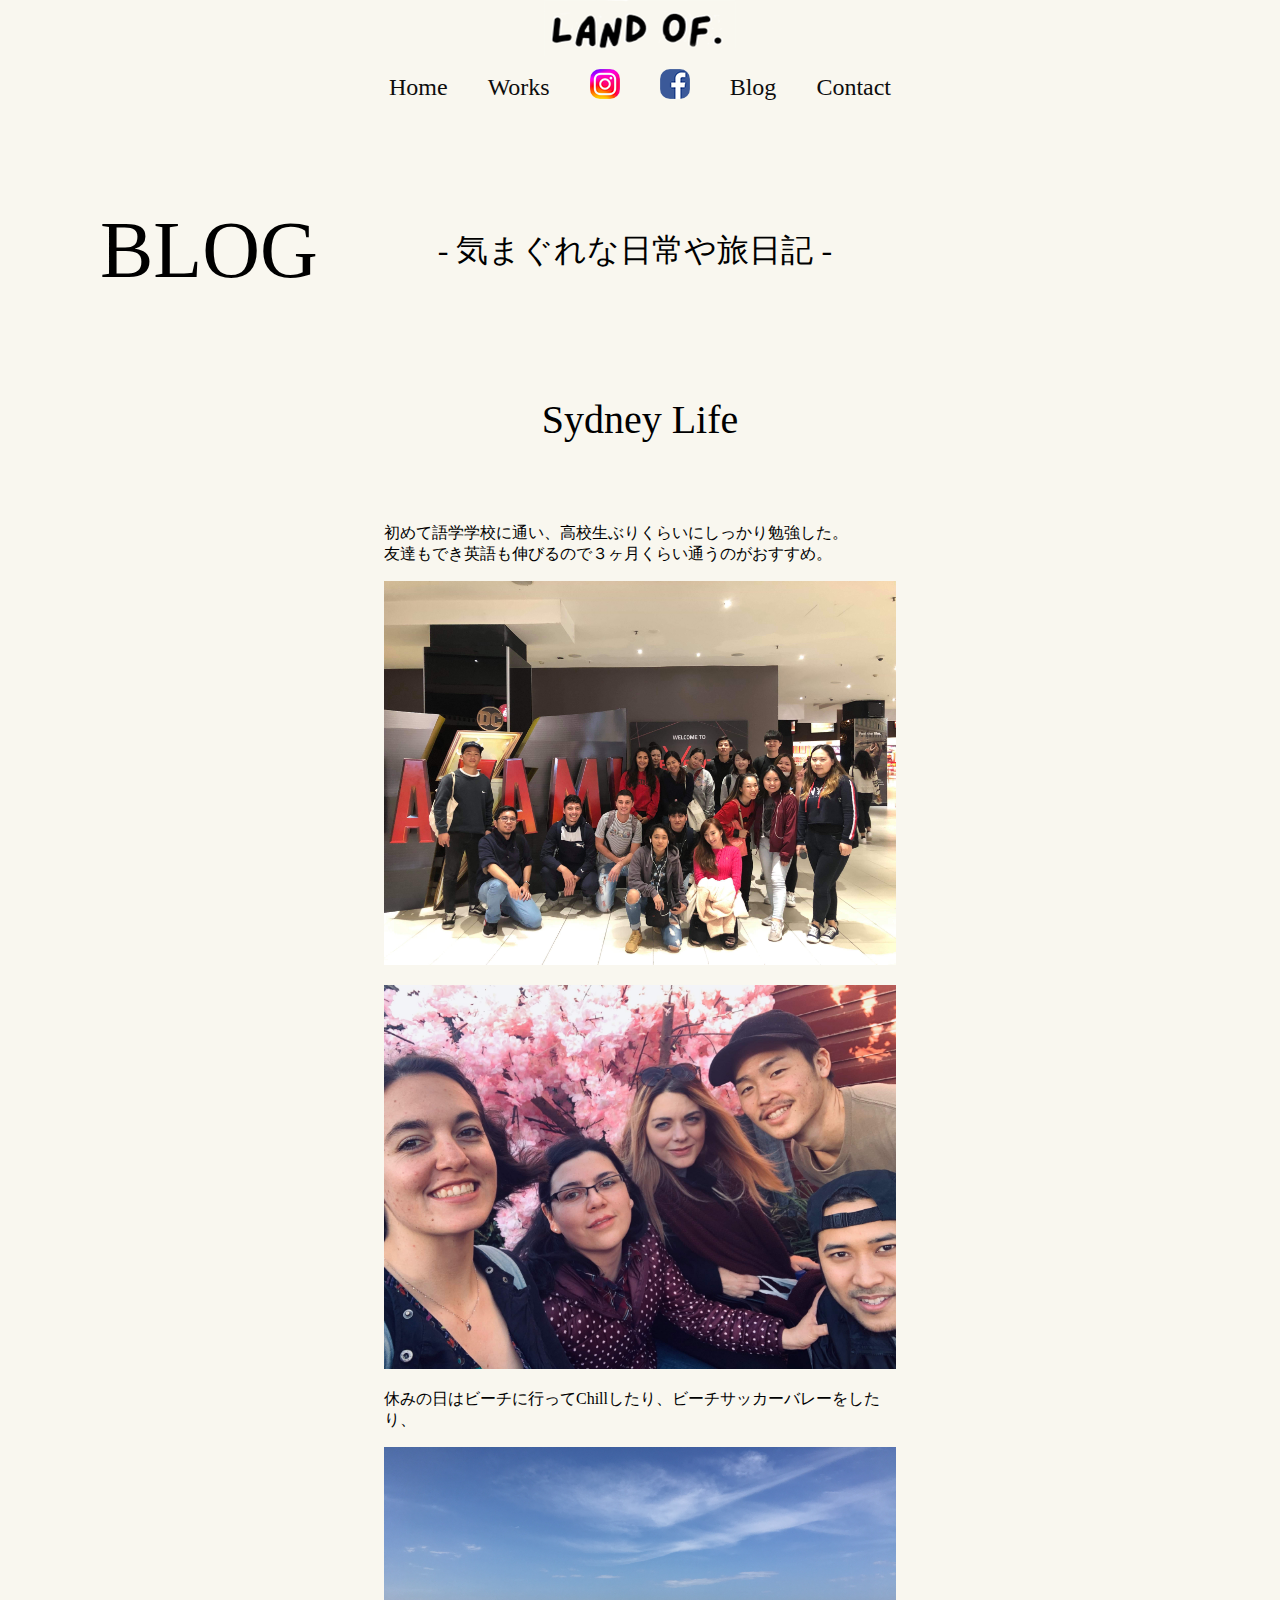
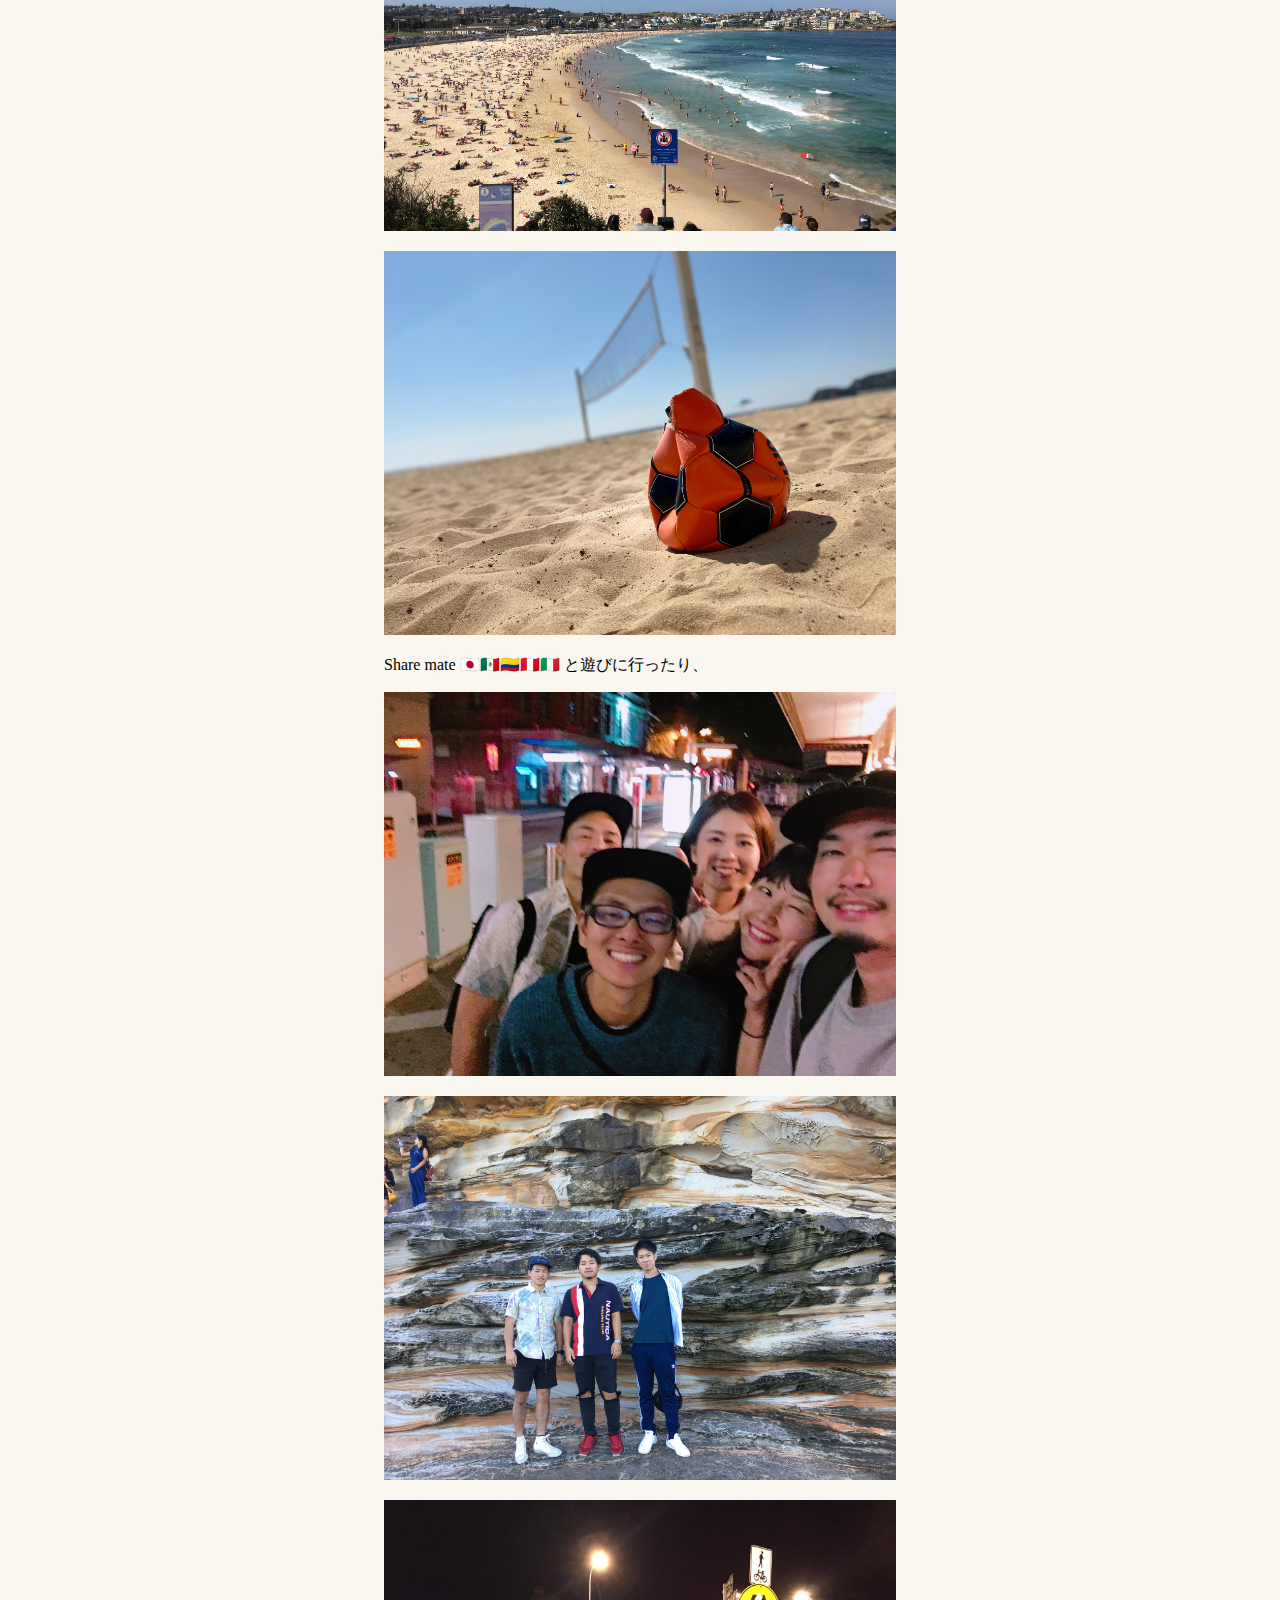
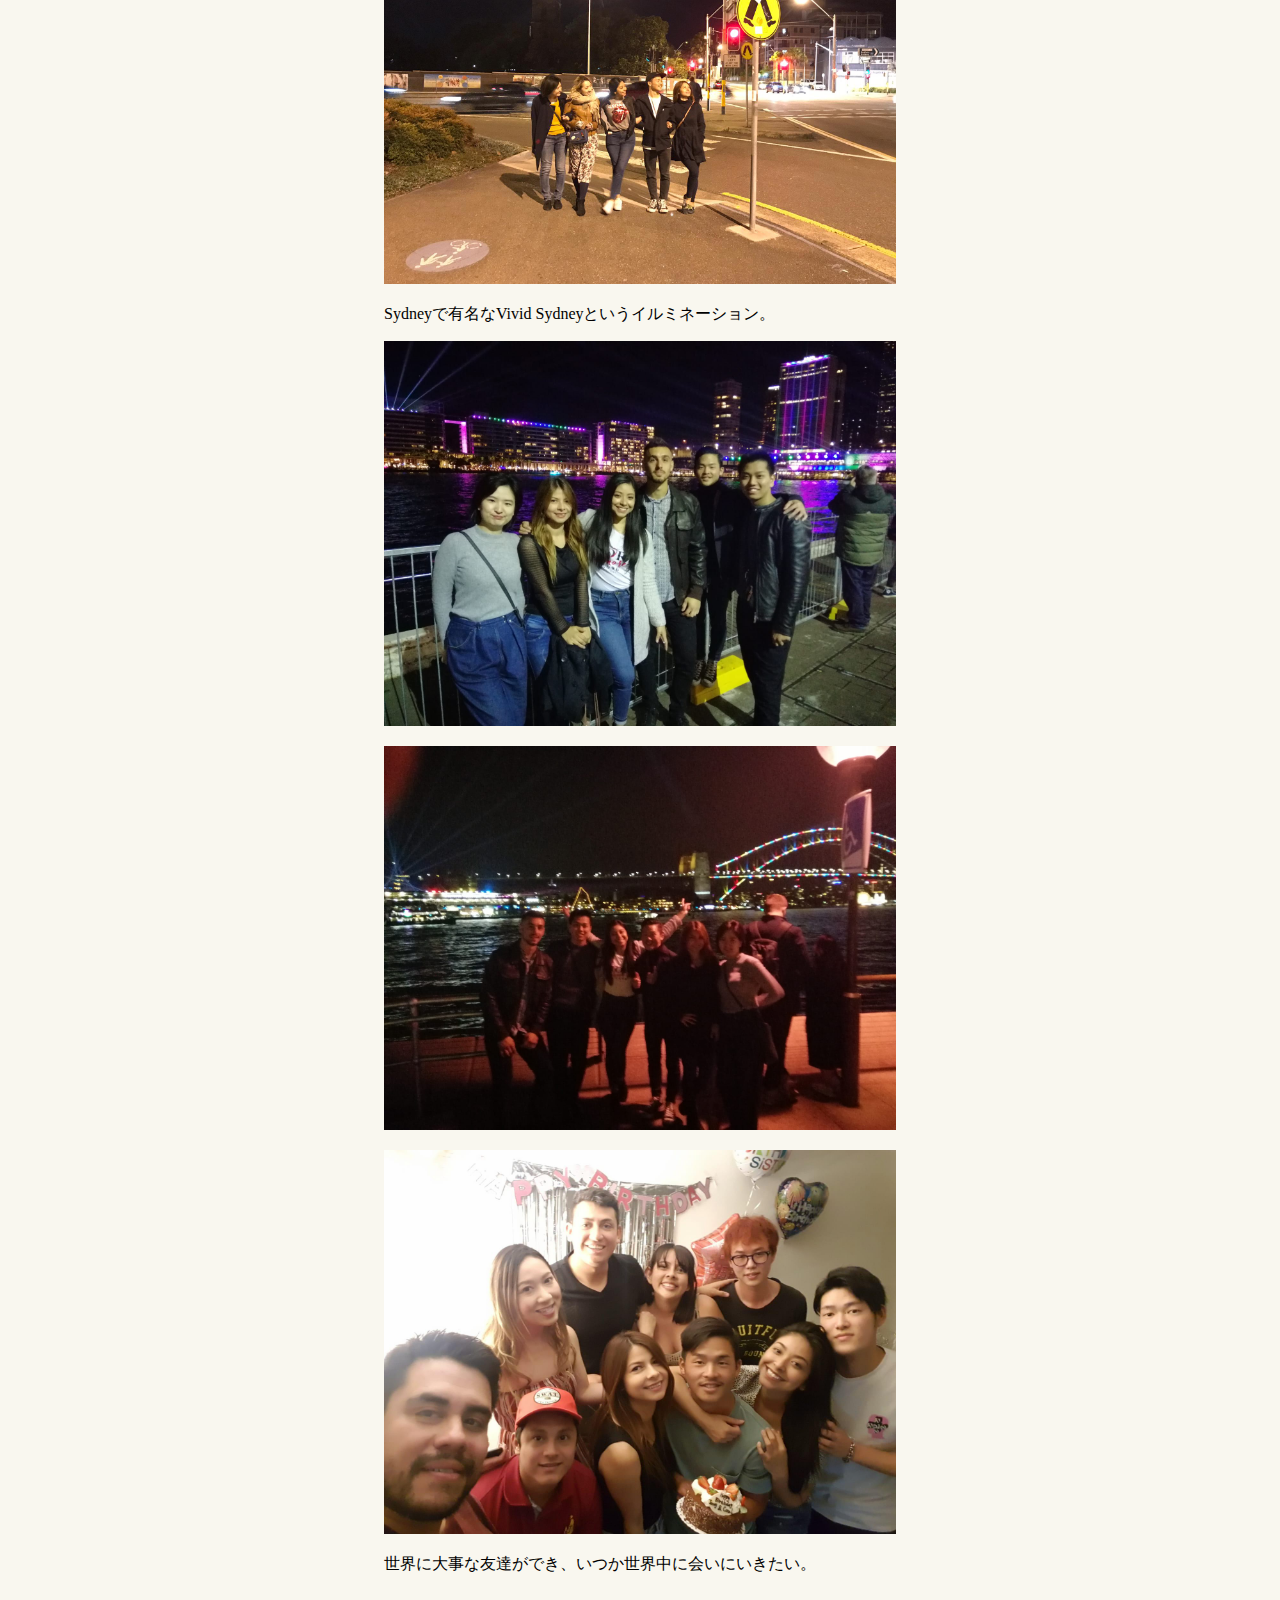
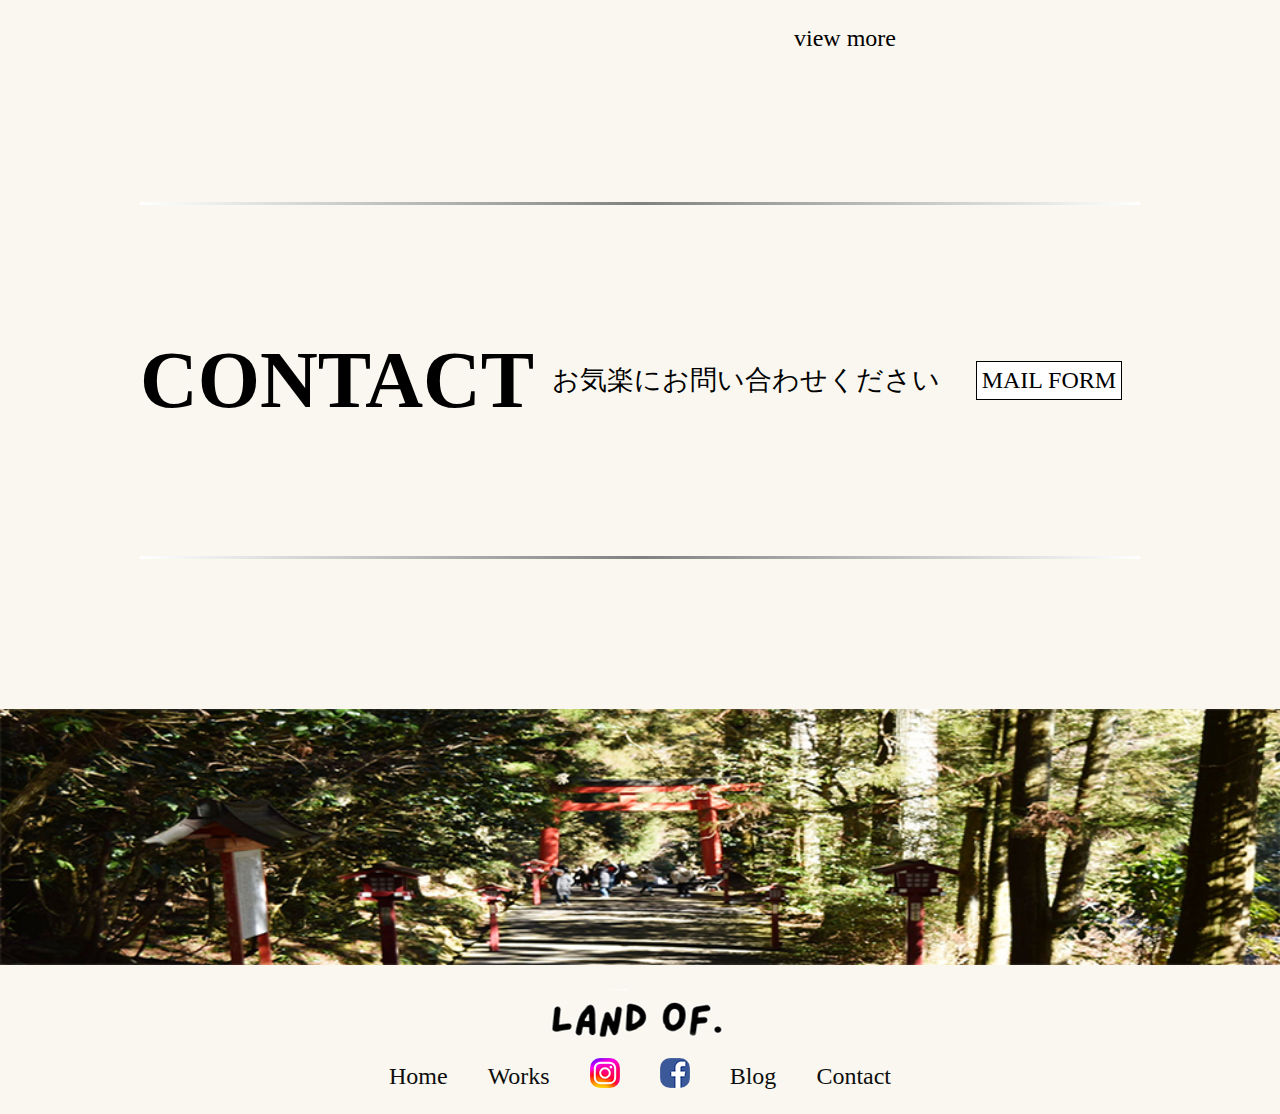
<file: sydney.html>
<!DOCTYPE html>
<html lang="en">
<head>
    <meta charset="UTF-8">
    <meta http-equiv="X-UA-Compatible" content="IE=edge">
    <meta name="viewport" content="width=device-width, initial-scale=1.0">
    <meta name="description" content="portofolio">
    <link rel="stylesheet" href="css/style.css">
    <link rel="preconnect" href="https://fonts.googleapis.com">
    <link rel="preconnect" href="https://fonts.gstatic.com" crossorigin>
   
    <title>portofolio</title>
</head>
<body>
  <header>
    <h1 class="logo">
      <a href="index.html"><img src="images/logo.png" alt="logo"></a>
    </h1>
    <div class="menu">
    <nav>
        <ul>
            <li class="nav-ul-li"><a href="index.html">Home</a></li>
            <li class="nav-ul-li"><a href="works.html">Works</a></li>
            <li class="nav-ul-li"><a href="https://www.instagram.com/12yuuki18/"><img src="images/instagram.png" alt="instagram" class="instagram" ></a></li>
            <li class="nav-ul-li"><a href="https://www.facebook.com/morikawa1218yuki"><img src="images/facebook.png" alt="facebook" class="facebook" ></a></li>
            <li class="nav-ul-li"><a href="blog.html">Blog</a></li>
            <li class="nav-ul-li"><a href="contact.html">Contact</a></li>
        </ul>
    </nav>
    </div>

    <div class="humbergermenu">
        <input type="checkbox" id="menu-btn-check">
        <label for="menu-btn-check" class="menu-btn"><span></span></label>
        <div class="menu-content">
            <ul class="menu-content-ul">
                <li>
                    <a href="index.html">Home</a> 
                </li>
                <li>
                    <a href="works.html">Works</a> 
                </li>
               
                <li>
                    <a href="blog.html">Blog</a>
                </li>
                <li>
                    <a href="contact.html">Contact</a>
                </li>
            </ul>
        </div>
    </div> 
  </header> 
<main>
    <div class="h2-content">
        <h2 >BLOG </h2>
        <p class="p-text"> - 気まぐれな日常や旅日記 -</p>
    </div>

    <section class="content">
        <h3 class="blog-h3">Sydney Life</h3>
        <div class="blog-content">
        <p class="text">初めて語学学校に通い、高校生ぶりくらいにしっかり勉強した。<br>友達もでき英語も伸びるので３ヶ月くらい通うのがおすすめ。</p>
        <p><img src="images/sydneylife/IMG_4409.JPG" alt="school"></p>
        <p><img src="images/sydneylife/IMG_5332.JPG" alt="school"></p>
        <p class="text">休みの日はビーチに行ってChillしたり、ビーチサッカーバレーをしたり、</p>
        <p><img src="images/sydneylife/IMG_4130.JPG" alt="beach"></p>
        <p><img src="images/sydneylife/IMG_0154.jpeg" alt="beach"></p>
        <p class="text">Share mate 🇯🇵🇲🇽🇨🇴🇵🇪🇮🇹 と遊びに行ったり、</p>
        <p><img src="images/sydneylife/IMG_1844.JPG" alt="sharemate"></p>
        <p><img src="images/sydneylife/IMG_4234.JPG" alt="sharemate"></p>
        <p><img src="images/sydneylife/88f5dcff-dc4d-4047-95a5-3eca8c905c91.jpg" alt="sharemate"></p>
        <p class="text">Sydneyで有名なVivid Sydneyというイルミネーション。</p>
        <p><img src="images/sydneylife/a312256b-ca71-44f4-b0ec-8c0a617297f7.jpg" alt="vivid"></p>
        <p><img src="images/sydneylife/4f4809ae-edd8-4985-995c-68087defd107.jpg" alt="vivid"></p>
        <p><img src="images/sydneylife/805ca631-0be8-442e-9b28-c873e3e52ff8.jpg" alt=""></p>
        <p class="text">世界に大事な友達ができ、いつか世界中に会いにいきたい。</p>
        <p class="viewmore-blog">
            <a href="blog.html" class="a-view"><span class="bd-solid">view more</span></a>
        </p>
       </div>
    </section>



    <footer>
        <hr class="hr1">
        <section class="content-contact">
          <div>
            <div id="contact">CONTACT</div>
            <div class="contact-footer">お気楽にお問い合わせください</div>
            <div class="mailbox"><a href="contact.html">MAIL FORM</a></div>
          </div>
        </section>
        <hr class="hr2">
    
       
        <section class="bottom-photo">
            <img src="images/footer.png" alt="hakone">
        </section>
      </main>
    
      
      
        <h1 class="logo">
            <a href="index.html"><img src="images/logo.png" alt="logo"></a>
        </h1>
        <ul class="footer-ul">
            <li class="nav-ul-li-none"><a href="index.html">Home</a></li>
            <li class="nav-ul-li-none"><a href="works.html">Works</a></li>
            <li class="nav-ul-li"><a href="https://www.instagram.com/12yuuki18/"><img src="images/instagram.png" alt="instagram" class="footer-instagram" ></a></li>
            <li class="nav-ul-li"><a href="https://www.facebook.com/morikawa1218yuki"><img src="images/facebook.png" alt="facebook" class="footer-facebook" ></a></li>
            <li class="nav-ul-li-none"><a href="blog.html">Blog</a></li>
            <li class="nav-ul-li-none"><a href="contact.html">Contact</a></li>
        </ul>
      </footer>
      <script src="https://code.jquery.com/jquery-3.6.4.min.js" integrity="sha256-oP6HI9z1XaZNBrJURtCoUT5SUnxFr8s3BzRl+cbzUq8=" crossorigin="anonymous"></script>
             <script src="script.js"></script>
    </body>
    </html>
</file>
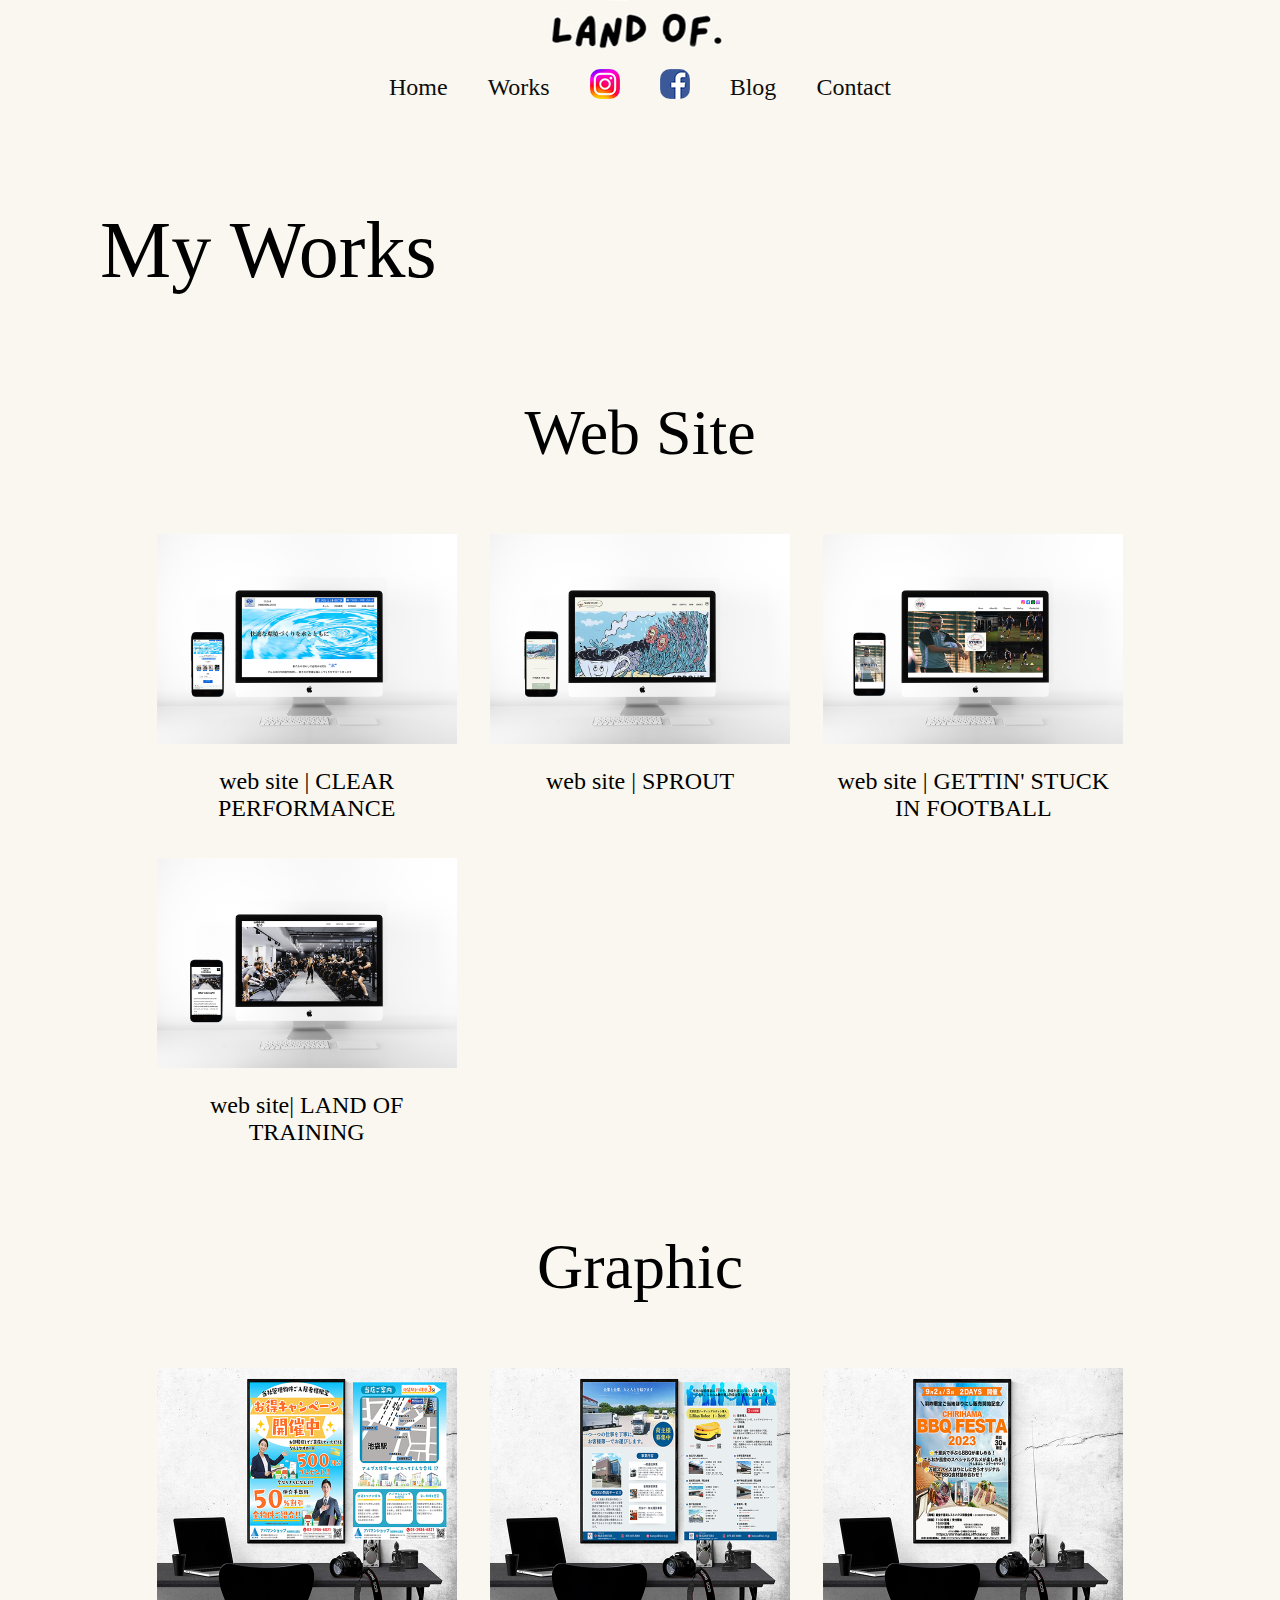
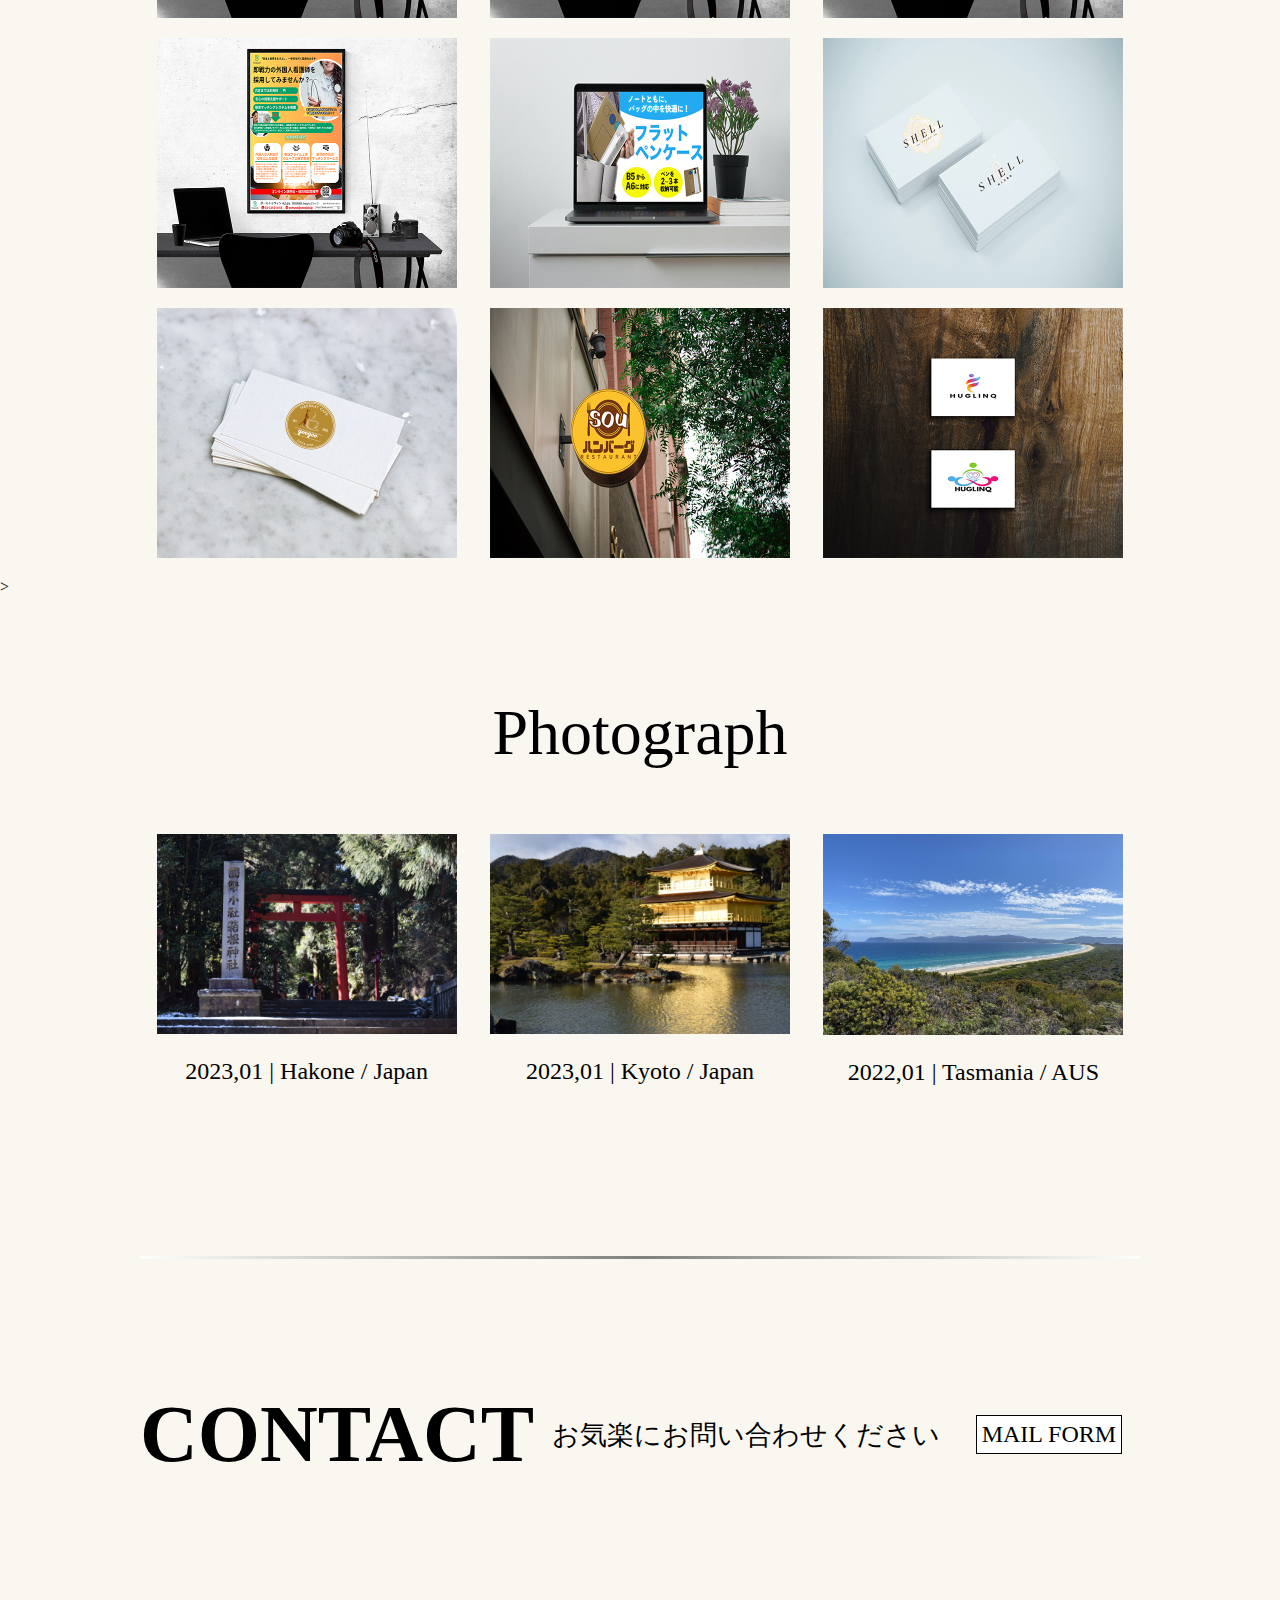
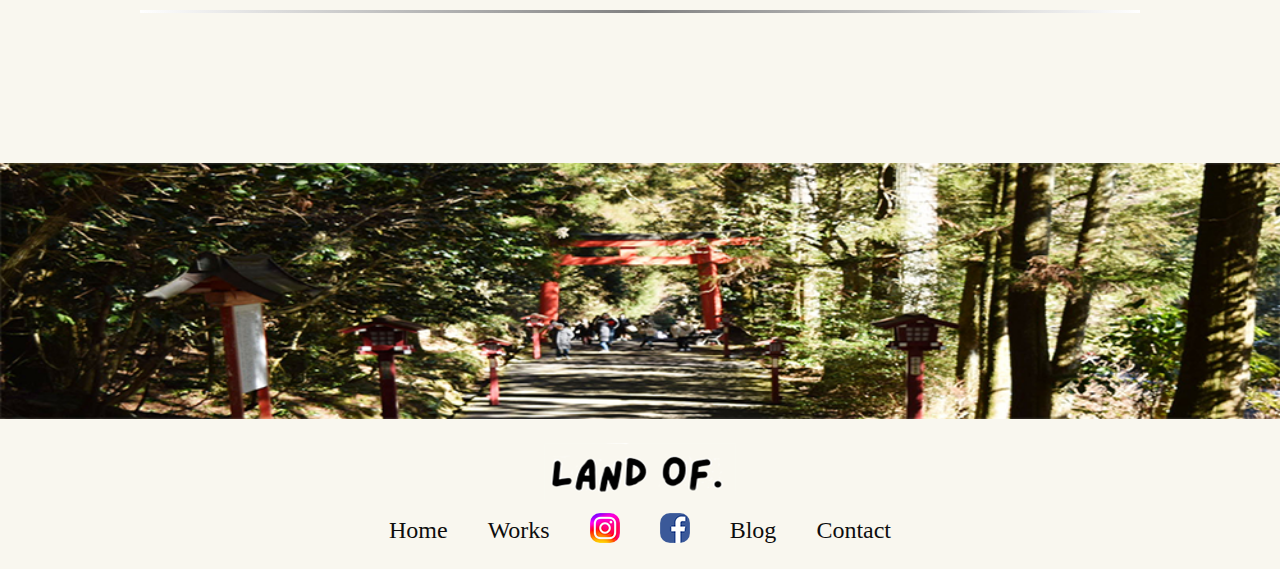
<file: works.html>
<!DOCTYPE html>
<html lang="en">
<head>
    <meta charset="UTF-8">
    <meta http-equiv="X-UA-Compatible" content="IE=edge">
    <meta name="viewport" content="width=device-width, initial-scale=1.0">
    <meta name="description" content="portofolio">
    <link rel="stylesheet" href="css/style.css">
    <link rel="preconnect" href="https://fonts.googleapis.com">
    <link rel="preconnect" href="https://fonts.gstatic.com" crossorigin>
   
    <title>portofolio</title>
</head>
<body>
  <header>
    <h1 class="logo">
      <a href="index.html"><img src="images/logo.png" alt="logo"></a>
    </h1>
    <div class="menu">
    <nav>
        <ul>
            <li class="nav-ul-li"><a href="index.html">Home</a></li>
            <li class="nav-ul-li"><a href="works.html">Works</a></li>
            <li class="nav-ul-li"><a href="https://www.instagram.com/12yuuki18/"><img src="images/instagram.png" alt="instagram" class="instagram" ></a></li>
            <li class="nav-ul-li"><a href="https://www.facebook.com/morikawa1218yuki"><img src="images/facebook.png" alt="facebook" class="facebook" ></a></li>
            <li class="nav-ul-li"><a href="blog.html">Blog</a></li>
            <li class="nav-ul-li"><a href="contact.html">Contact</a></li>
        </ul>
    </nav>
    </div>

    <div class="humbergermenu">
        <input type="checkbox" id="menu-btn-check">
        <label for="menu-btn-check" class="menu-btn"><span></span></label>
        <div class="menu-content">
            <ul class="menu-content-ul">
                <li>
                    <a href="index.html">Home</a> 
                </li>
                <li>
                    <a href="works.html">Works</a> 
                </li>
               
                <li>
                    <a href="blog.html">Blog</a>
                </li>
                <li>
                    <a href="contact.html">Contact</a>
                </li>
            </ul>
        </div>
    </div> 
  </header>  


  <main>
    <h2>My Works  </h2>
    <section class="content-works">
        <h3>Web Site</h3>
        <ul class="content-works-ul">
            <li class="content-works-li"><a href="https://12yuki18.github.io/clearperformance/" class="web"><img src="images/clearperformancepc.png" alt="clearperformance"><h4>web site | CLEAR PERFORMANCE</a></h4></li>
            <li class="content-works-li"><a  href="https://12yuki18.github.io/cafesprout/" class="web"><img src="images//sproutpc.png" alt="sprout"><h4>web site | SPROUT</a></h4></li>
            <li class="content-works-li"><a href="https://12yuki18.github.io/gettinstuckinfootball/" class="web"><img src="images/gettinstuckinfootball.png" alt="gettinstuckinfootball"><h4>web site | GETTIN' STUCK IN FOOTBALL</a></h4></li>
         </ul>

        <ul class="content-works-ul">
            <li class="content-works-li"><a href="https://12yuki18.github.io/LANDOFTRAINING/" class="web"><img src="images/landodtrainingpc.png" alt="land of"><h4>web site| LAND OF TRAINING</a></h4></li>
            <li class="content-works-li"></li>
            <li class="content-works-li"></li>
        </ul>
   </section>

   
   <section class="content-works">
    <h3>Graphic</h3>
    <ul class="content-works-ul">
       <li class="content-works-li"><img src="images/apaman.png" alt=""></li>
       <li class="content-works-li"><img src="images/truck.png" alt=""></li>
       <li class="content-works-li"><img src="images/poster-mockup-28 .png" alt=""></li> 
     </ul>
     <ul class="content-works-ul">
        <li class="content-works-li"><img src="images/nurse.png"alt=""></li>
        <li class="content-works-li"><img src="images/pen.png" alt=""></li>
        <li class="content-works-li"><img src="images/shell logo.png" alt=""></li>
      </ul>
      <ul class="content-works-ul">
        <li class="content-works-li"><img src="images/meerkat.png"alt=""></li>
        <li class="content-works-li"><img src="images/humberg.png" alt=""></li>
        <li class="content-works-li"><img src="images/huglinq logo.png" alt=""></li>
      </ul>
   
</section>>


   <section class="content-photograph">
       <h3 class="works-h3">Photograph</h3>
       <ul>
           <li class="content-photograph-li"><img src="images/IMG_0521.JPG" alt="shrine"><h4>2023,01 | Hakone / Japan</h4></li>
           <li class="content-photograph-li"><img src="images/IMG_0264.JPG" alt="temple"><h4>2023,01 | Kyoto / Japan</h4></li>
           <li class="content-photograph-li"><img src="images/IMG_8242.png" alt="sea"><h4>2022,01 | Tasmania / AUS</h4></li>
       </ul>
   </section>



    <footer>
        <hr class="hr1">
        <section class="content-contact">
          <div>
            <div id="contact">CONTACT</div>
            <div class="contact-footer">お気楽にお問い合わせください</div>
            <div class="mailbox"><a href="contact.html">MAIL FORM</a></div>
          </div>
        </section>
        <hr class="hr2">
    
        <section class="bottom-photo">
            <img src="images/footer.png" alt="hakone">
        </section>
      </main>
    
      
      
        <h1 class="logo">
            <a href="index.html"><img src="images/logo.png" alt="logo"></a>
        </h1>
        <ul class="footer-ul">
            <li class="nav-ul-li-none"><a href="index.html">Home</a></li>
            <li class="nav-ul-li-none"><a href="works.html">Works</a></li>
            <li class="nav-ul-li"><a href="https://www.instagram.com/12yuuki18/"><img src="images/instagram.png" alt="instagram" class="footer-instagram" ></a></li>
            <li class="nav-ul-li"><a href="https://www.facebook.com/morikawa1218yuki"><img src="images/facebook.png" alt="facebook" class="footer-facebook" ></a></li>
            <li class="nav-ul-li-none"><a href="blog.html">Blog</a></li>
            <li class="nav-ul-li-none"><a href="contact.html">Contact</a></li>
        </ul>
      </footer>
      <script src="https://code.jquery.com/jquery-3.6.4.min.js" integrity="sha256-oP6HI9z1XaZNBrJURtCoUT5SUnxFr8s3BzRl+cbzUq8=" crossorigin="anonymous"></script>
             <script src="script.js"></script>
    </body>
    </html>
</file>
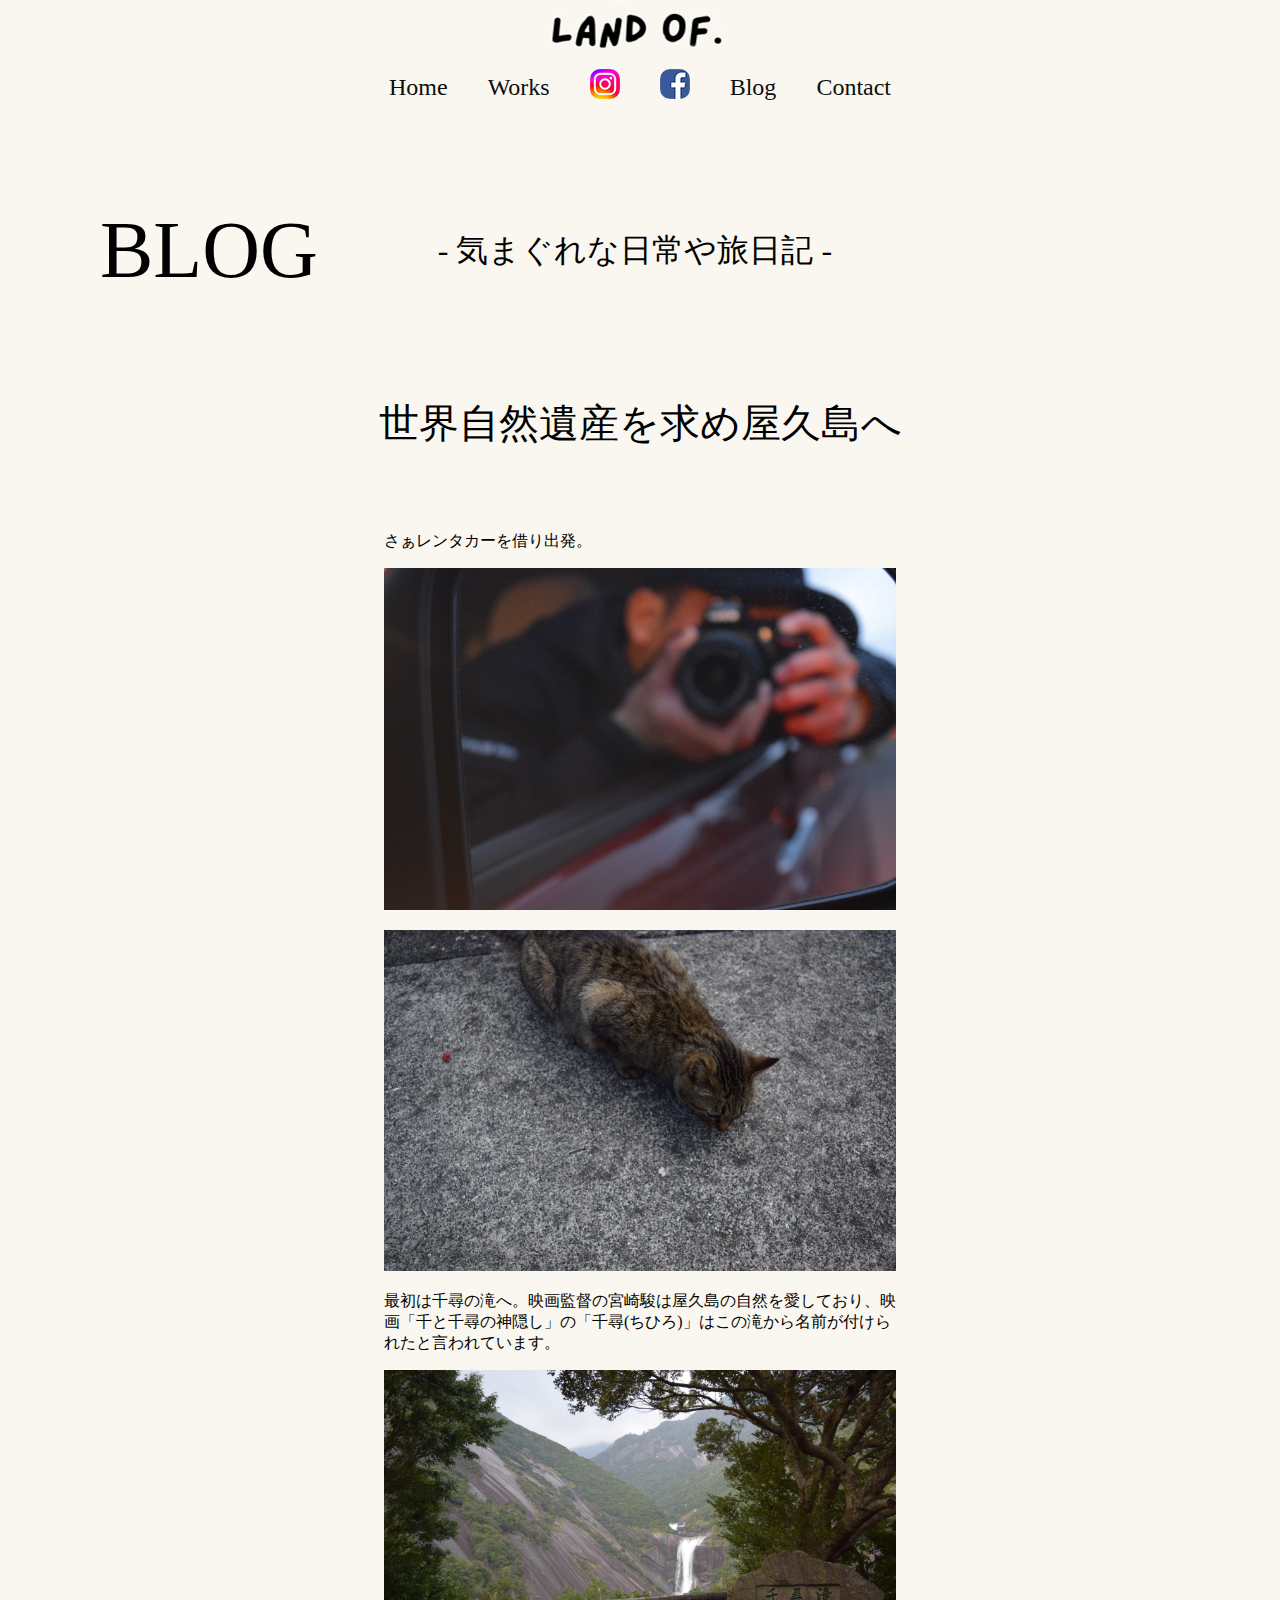
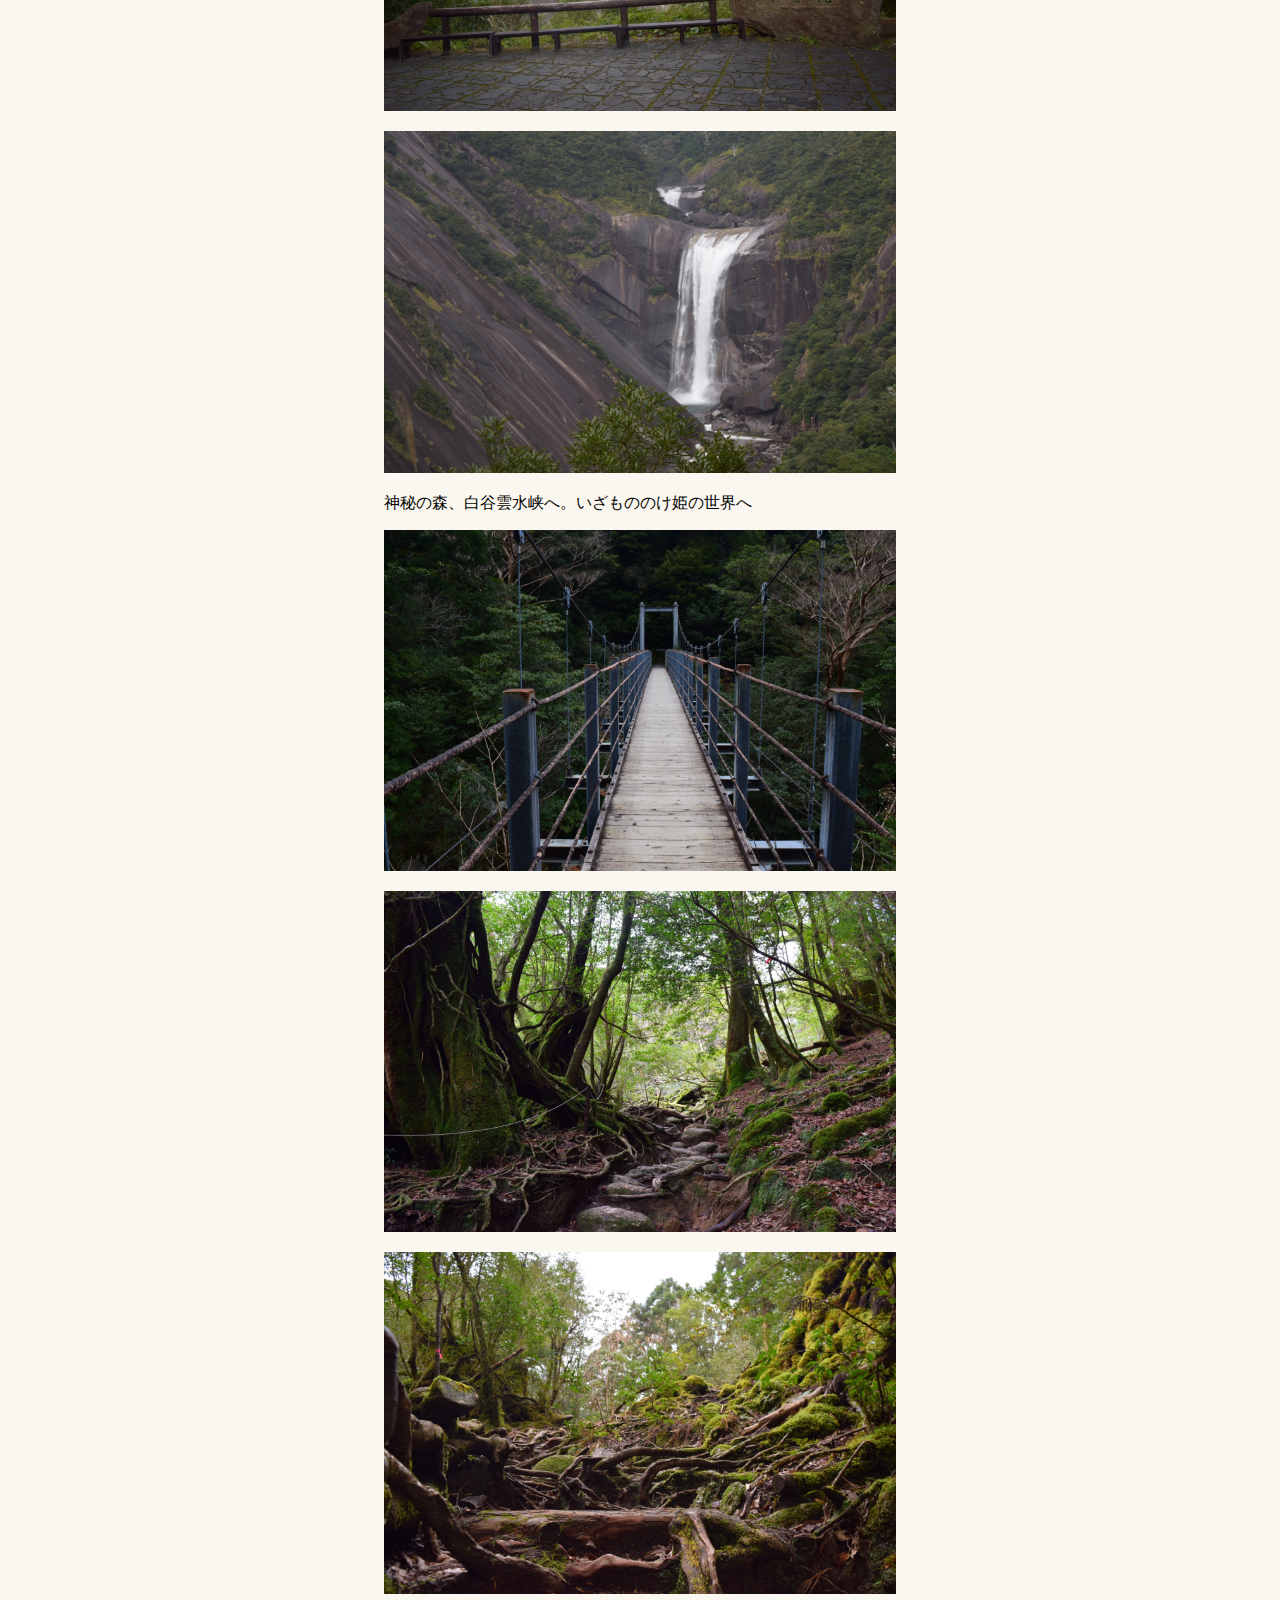
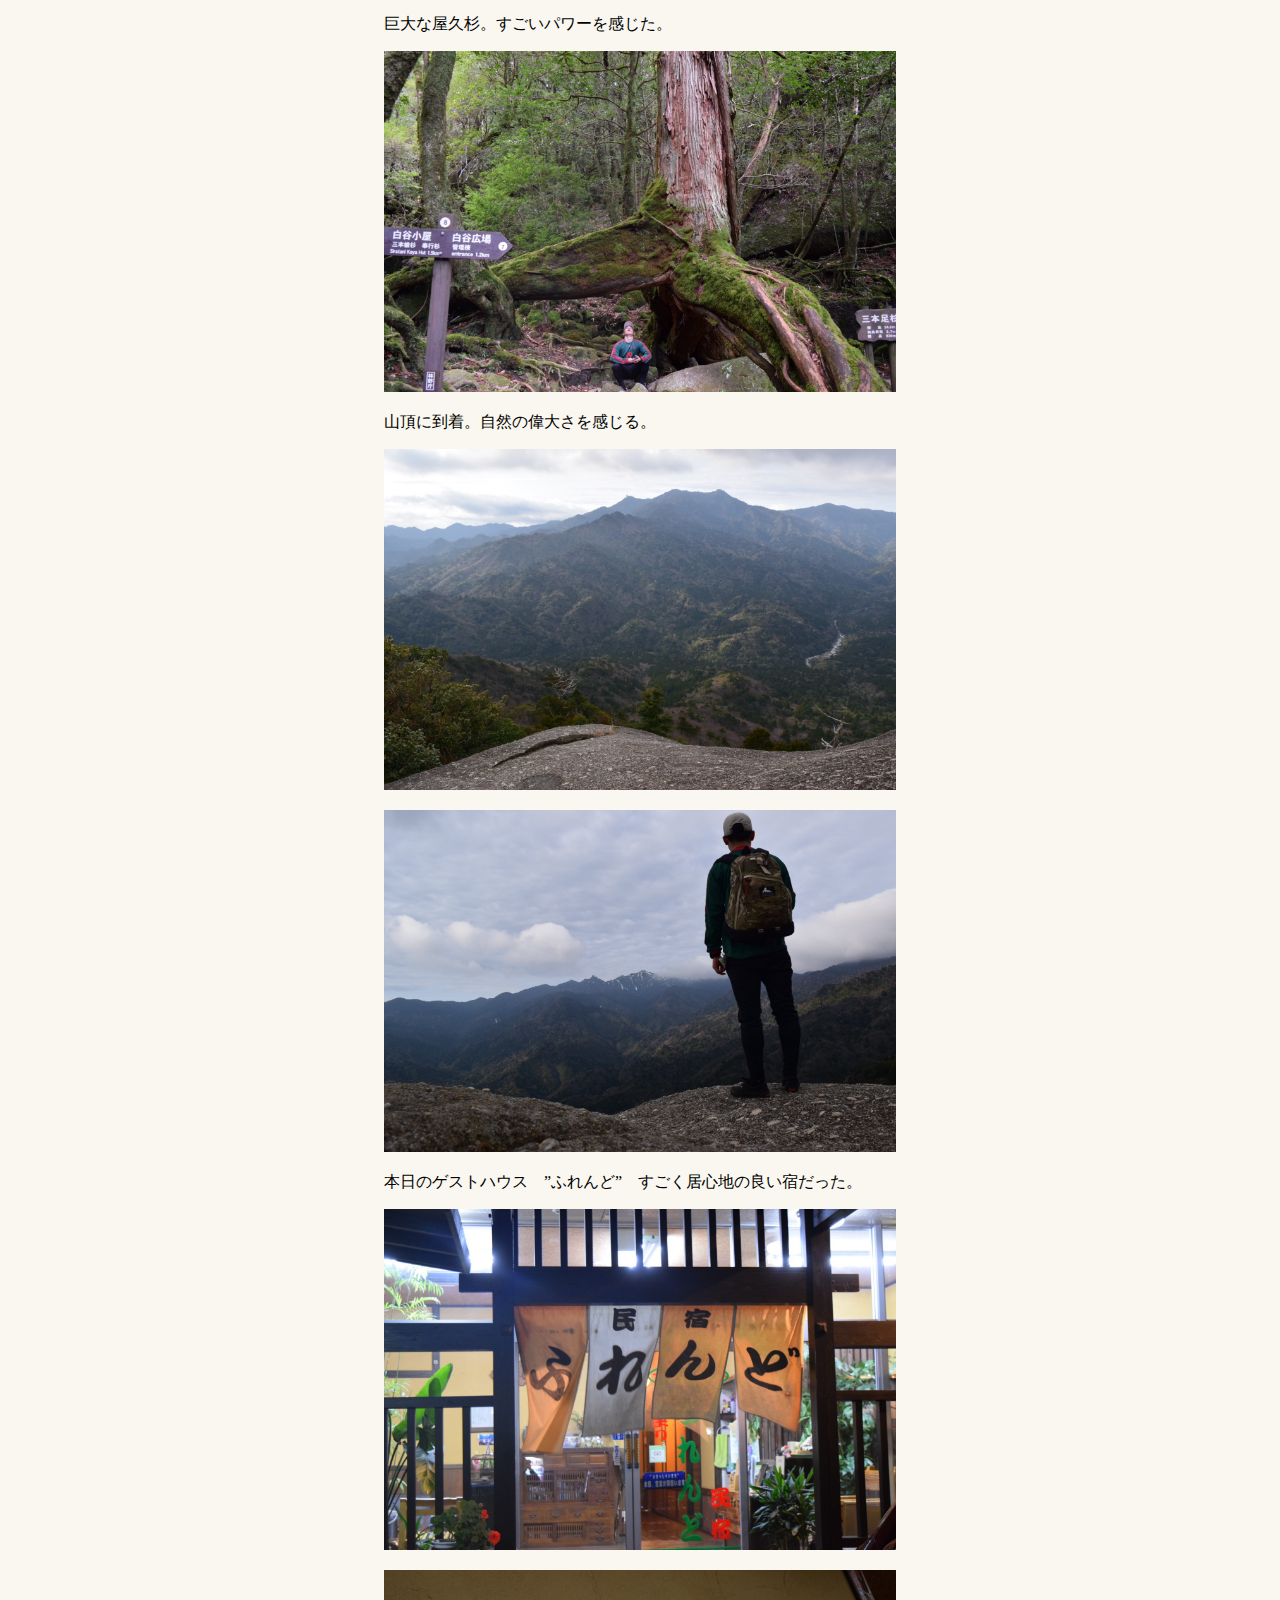
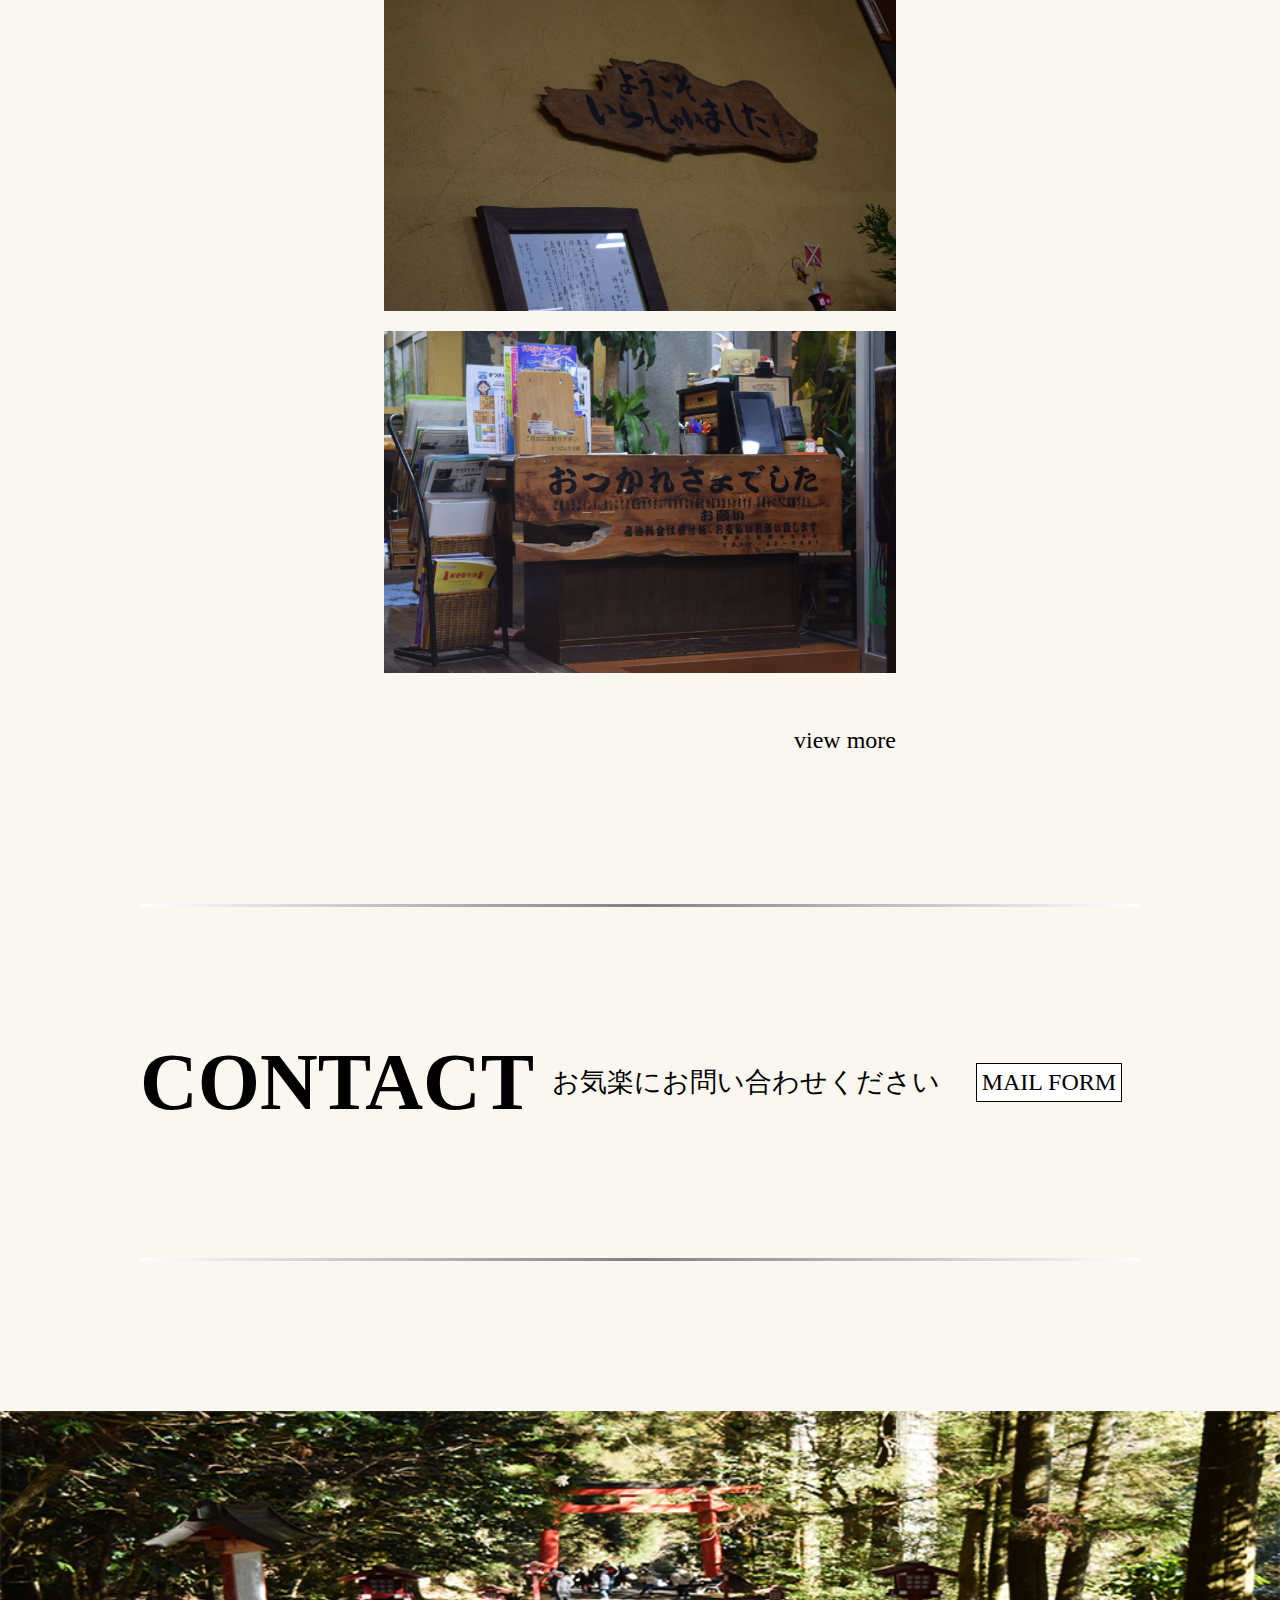
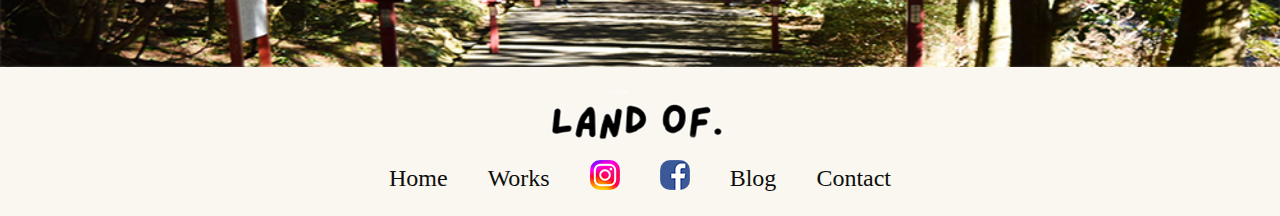
<file: yakushima.html>
<!DOCTYPE html>
<html lang="en">
<head>
    <meta charset="UTF-8">
    <meta http-equiv="X-UA-Compatible" content="IE=edge">
    <meta name="viewport" content="width=device-width, initial-scale=1.0">
    <meta name="description" content="portofolio">
    <link rel="stylesheet" href="css/style.css">
    <link rel="preconnect" href="https://fonts.googleapis.com">
    <link rel="preconnect" href="https://fonts.gstatic.com" crossorigin>
   
    <title>portofolio</title>
</head>
<body>
  <header>
    <h1 class="logo">
      <a href="index.html"><img src="images/logo.png" alt="logo"></a>
    </h1>
    <div class="menu">
    <nav>
        <ul>
            <li class="nav-ul-li"><a href="index.html">Home</a></li>
            <li class="nav-ul-li"><a href="works.html">Works</a></li>
            <li class="nav-ul-li"><a href="https://www.instagram.com/12yuuki18/"><img src="images/instagram.png" alt="instagram" class="instagram" ></a></li>
            <li class="nav-ul-li"><a href="https://www.facebook.com/morikawa1218yuki"><img src="images/facebook.png" alt="facebook" class="facebook" ></a></li>
            <li class="nav-ul-li"><a href="blog.html">Blog</a></li>
            <li class="nav-ul-li"><a href="contact.html">Contact</a></li>
        </ul>
    </nav>
    </div>

    <div class="humbergermenu">
        <input type="checkbox" id="menu-btn-check">
        <label for="menu-btn-check" class="menu-btn"><span></span></label>
        <div class="menu-content">
            <ul class="menu-content-ul">
                <li>
                    <a href="index.html">Home</a> 
                </li>
                <li>
                    <a href="works.html">Works</a> 
                </li>
               
                <li>
                    <a href="blog.html">Blog</a>
                </li>
                <li>
                    <a href="contact.html">Contact</a>
                </li>
            </ul>
        </div>
    </div> 
  </header>   

<main>
    <div class="h2-content">
        <h2 >BLOG </h2>
        <p class="p-text"> - 気まぐれな日常や旅日記 -</p>
    </div>

    <section class="yakushima">
        <h3 class="blog-h3">世界自然遺産を求め屋久島へ</h3>
        <div class="blog-content">
        <p class="text">さぁレンタカーを借り出発。</p>
        <p><img src="images/yakushima/IMG_0642.JPG" alt="car"></p>
        <p><img src="images/yakushima/IMG_0489.JPG" alt="cat"></p>
        <p class="text">最初は千尋の滝へ。映画監督の宮崎駿は屋久島の自然を愛しており、映画「千と千尋の神隠し」の「千尋(ちひろ)」はこの滝から名前が付けられたと言われています。</p>
        <p><img src="images/yakushima/IMG_0648.JPG" alt="千尋滝"></p>
        <p><img src="images/yakushima/IMG_0653.JPG" alt="千尋滝"></p>
        <p class="text">神秘の森、白谷雲水峡へ。いざもののけ姫の世界へ</p>
        <p><img src="images/yakushima/IMG_0498.JPG" alt="橋"></p>
        <p><img src="images/yakushima/IMG_0521.JPG" alt="白谷雲水峡"></p>
        <p><img src="images/yakushima/IMG_0573.JPG" alt="白谷雲水峡"></p>
        <p class="text">巨大な屋久杉。すごいパワーを感じた。</p>
        <p><img src="images/yakushima/IMG_0410.JPG" alt="屋久杉"></p>
        <p class="text">山頂に到着。自然の偉大さを感じる。</p>
        <p><img src="images/yakushima/IMG_0508.JPG" alt="山頂"></p>
        <p><img src="images/yakushima/IMG_0415.JPG" alt="人"></p>
        <p class="text">本日のゲストハウス　”ふれんど”　すごく居心地の良い宿だった。 </p>
        <p><img src="images/yakushima/IMG_0641.JPG" alt="ふれんど"></p>
        <p><img src="images/yakushima/IMG_0638.JPG" alt="ふれんど"></p>
        <p><img src="images/yakushima/IMG_0637.JPG" alt="ふれんど"></p>
        <p class="viewmore-blog">
            <a href="blog.html" class="a-view"><span class="bd-solid">view more</span></a>
        </p>
       </div>
    </section>



   
    <footer>
        <hr class="hr1">
        <section class="content-contact">
          <div>
            <div id="contact">CONTACT</div>
            <div class="contact-footer">お気楽にお問い合わせください</div>
            <div class="mailbox"><a href="contact.html">MAIL FORM</a></div>
          </div>
        </section>
        <hr class="hr2">
    
        <section class="bottom-photo">
            <img src="images/footer.png" alt="hakone">
        </section>
      </main>
    
      
      
        <h1 class="logo">
            <a href="index.html"><img src="images/logo.png" alt="logo"></a>
        </h1>
        <ul class="footer-ul">
            <li class="nav-ul-li-none"><a href="index.html">Home</a></li>
            <li class="nav-ul-li-none"><a href="works.html">Works</a></li>
            <li class="nav-ul-li"><a href="https://www.instagram.com/12yuuki18/"><img src="images/instagram.png" alt="instagram" class="footer-instagram" ></a></li>
            <li class="nav-ul-li"><a href="https://www.facebook.com/morikawa1218yuki"><img src="images/facebook.png" alt="facebook" class="footer-facebook" ></a></li>
            <li class="nav-ul-li-none"><a href="blog.html">Blog</a></li>
            <li class="nav-ul-li-none"><a href="contact.html">Contact</a></li>
        </ul>
      </footer>
      <script src="https://code.jquery.com/jquery-3.6.4.min.js" integrity="sha256-oP6HI9z1XaZNBrJURtCoUT5SUnxFr8s3BzRl+cbzUq8=" crossorigin="anonymous"></script>
             <script src="script.js"></script>
    </body>
    </html>
</file>
<file: css/style.css>
body {
    margin: 0;
    background-color:  #F9F7EF;
}

img { 
    width: 100%;
}

 .icon-about-fb {
    margin-left: 20px;
 }

.web {
    font-size: 1em;
}

a {
    text-decoration: none;
}

li {
    list-style: none;
}

 .logo > a > img {
    width: 15%;
}

h1 {
    text-align: center;
    margin: 0 auto;
}

nav > ul  {
    display: flex;
    margin: 0 auto;
    justify-content: center;
    padding-left: 0;
}


 a {
    color: black;
     font-family: "Nanum Pen Script";
    font-size: 1.5em;
}

li > a:link {
    color: #0d0d0d;
  }
li > a:visited {
    color: #0d0d0d;
  }
  li > a:hover {
    color: #0d0d0d;
    opacity: 0.5;
  }

  li > a:active {
    color: #0d0d0d;
  }

  
 
  .content-works-ul .content-works-li a:hover {
    opacity: 0.5;
  }

.box:hover {
    opacity: 0.5;
}
  
.mailbox a:hover {
    opacity: 0.5;
}
 
  

h2 {
    font-size: 5em;
    color: black;
     font-family: "Nanum Pen Script"; 
    margin: 100px;
    font-weight: 500;
}

.mainvisual {
    max-width: 1300px;
    margin: 0 auto;
}


.content-about {
    max-width: 1000px;
    display: flex;
    justify-content: center;
    margin: auto;
}


.about-left {
    width: 50;
    margin: auto;
}

.about-right {
    margin: auto;
    
}


.icon-about {
    display: flex;
    margin-top: 20px;
}





.about-left > .name { 
    font-size: 4.5em;
    font-weight:500;
    color: black;
     font-family: "Nanum Pen Script";
    margin: 0;
}

.about-text {
    font-size:2em;
    color: black;
    font-family: 'Nanum Pen Script';
    font-weight: 300;
}

.myprofile {
    color: black;
     font-family: "Nanum Pen Script";
    text-align: right;
    font-weight: 200;
}


.a-view {
    font-size: 1em;
}

.content-works {
    max-width: 1000px;
    margin: auto;
}

.content-works > ul {
    display: flex;
    justify-content: space-around;
    padding-left: 0px;
}

.content-works-li {
    width: 30%;
}

.content-photograph-li {
    width: 30%;
}

.content-blog-li {
    width: 30%;
}

h3 {
    font-size: 4em;
    color: black;
     font-family: "Nanum Pen Script";
    text-align: center;
    font-weight: 400;
}


h4 {
    font-size: 1.5em;
    color: black;
     font-family: "Nanum Pen Script";
    text-align: center;
    font-weight: 300;
    margin: 20px 0;
}

.viewmore {
    font-size: 1.5em;
    color: black;
     font-family: "Nanum Pen Script";
    text-align: right;
    font-weight: 200;
    padding-right: 40px;
    margin-bottom: 100px;
}

.content-photograph {
    max-width: 1000px;
    margin: auto;
}

.content-photograph > ul {
    display: flex;
    justify-content: space-around;
    padding-left: 0;
}

.photograph-text {
    font-size: 1em;
    color: black;
     font-family: "Nanum Pen Script";
    font-weight: 300;
    padding-left: 40px;
}

.content-blog {
    max-width: 1000px;
    margin: auto;
}

.top-blog > ul {
    display: flex;
    justify-content: space-around;
    padding-left: 0;
}

.bottom-blog > ul {
    display: flex;
    justify-content: space-around;
    padding-left: 0;
}

.bottom-blog > ul > li {
    margin-top: 50px;
}

.box{
    border:1px solid #000000;
    display: inline-block;
    text-align: right;
    padding: 5px;
    background-color: white;
    }

    .box1 {
        text-align: right;
    }

    .blog-text {
        font-size: 1em;
        color: black;
        font-family: "Nanum Pen Script";
        font-weight: 300;
       
    }

    .viewmore-blog {
        font-size: 1.5em;
        color: black;
         font-family: "Nanum Pen Script";
        text-align: right;
        font-weight: 200;
        margin: 50px auto;
        width: 40%;
    }

    .hr1 {
        height: 3px;
        margin: 150px  auto 100px auto;
        max-width: 1000px;
            border: none;
            background:linear-gradient(to right, white, gray, white);
            height: 3px;
    }

    .hr2 {
        height: 3px;
        margin: 100px auto 150px auto;
        max-width: 1000px;
            border: none;
            background:linear-gradient(to right, white, gray, white);
            height: 3px;
    }

    .content-contact {
        max-width: 1000px;
        margin: 0 auto;
    }

    .content-contact > div {
        display: flex;
        justify-content: space-around;
        margin: 0px auto;
    }

    #contact {
        font-size: 5em;
        color: black;
         font-family: "Nanum Pen Script";
        font-weight: 600;
    }

    div > .contact-footer {
        margin: auto;
    }

    .contact-footer {
        font-size: 1.7em;
        color: black;
         font-family: "Nanum Pen Script";
    }

    .mailbox {
        border:1px solid #000000;
        display: inline-block;
        padding: 5px;
        background-color: white;
         font-family: "Nanum Pen Script"; 
        font-size: 1em;
        margin: auto;
    }

    .footer-ul {
        display: flex;
        margin: 0 auto;
        justify-content: center;
        padding-left: 0;
        margin:0 0 20px 0;
    }

    .bottom-photo {
        margin: 20px 0;
    }

    .more-box {
        color: black;
         font-family: "Nanum Pen Script";
        font-size: 1.5em;
        
    }

    .aboutme-content > .box17 {
       margin: auto;
    }

.box17{
        
    margin:2em 0;
    position: relative;
    padding: 2em 2em;
    border-top: solid 2px black;
    border-bottom: solid 2px black;
}
.box17:before, .box17:after{
    content: '';
    position: absolute;
    top: -10px;
    width: 2px;
    height: -webkit-calc(100% + 20px);
    height: calc(100% + 20px);
    background-color: black;
}
.box17:before {left: 10px;}
.box17:after {right: 10px;}
.box17 p {
    margin: 0; 
    padding: 0;
}


.box17  {
    display: flex;
    margin: 100px 50px;
    max-width: 1000px;
}

.aboutme-left {
    max-width: 500px;
}

.aboutme-right {
    max-width: 300px;
    margin: auto;
}

.aboutme-fb {
    margin-left: 20px;
}

.aboutme-name {
    display: flex;
    align-items: center;
    justify-content: space-between;
    margin-right: 70px;
}

.aboutme-icon {
    display: flex;
}

.name1 {
    font-size: 4em;
    color: black;
    font-family: "Nanum Pen Script"; 
}

.name2 {
    font-size: 2em;
    color: black;
    font-family: "Nanum Pen Script"; 
    margin: 20px;
}

.aboutme-name > .name2 {
    text-align: center;
}

.aboutme-table > th {
    font-size: 1.5em;
    color: black;
    font-family: "Nanum Pen Script"; 
    padding: 10px 30px;
    font-weight: 100;
    text-align: left;
}

.aboutme-icon {
    margin-left: 30px;
    margin-top: 20px;
}

.aboutme-text {
    font-size: 1.3em;
    color: black;
    font-family: "Nanum Pen Script"; 
    padding: 20px;
}

.profile-content > .box17 {
    margin: auto;
}

.profile-text {
    font-size: 1.3em;
    color: black;
    font-family: "Nanum Pen Script"; 
    padding: 20px;
    line-height: 2em;
}

.history-content {
    max-width: 1000px;
    margin: 0 auto 100px auto;
}

th {
    font-size: 1em;
    color: black;
    font-family: "Nanum Pen Script"; 
    padding: 20px;
    font-weight: 200;
    text-align: left;
}

.number {
    font-size: 1.5em;
    color: black;
    font-family: "Nanum Pen Script"; 
    font-weight: 200;
    text-align: left;
}




.myworks-content {
    max-width: 1300px;
    margin: 0 auto;
}

.myworks1 > ul {
    display: flex;
    justify-content: space-between;
}


.myworks-photograph {
    max-width: 1300px;
    margin: 0 auto;
}

.photograph1 > ul {
    display: flex;
    justify-content: space-between;
}

.photograph1-text {
    font-size: 1em;
    color: black;
    font-family: "Nanum Pen Script";
    font-weight: 300;
    padding-left: 80px;
}


.viewmore {
    font-size: 1.5em;
    color: black;
    font-family: "Nanum Pen Script";
    text-align: right;
    font-weight: 200;
    padding-right: 40px;
    margin-bottom: 100px;
}



.h2-content {
    display: flex;
    justify-content: left;
}

.h2-content-contact {
    display: flex;
    justify-content: left;
}



.p-text {
    font-size: 2em;
    color: black;
    font-family: "Nanum Pen Script";
    font-weight: 300;
   margin: auto 20px;
}

.p-text-contact {
    font-size: 1.7em;
    margin: auto 0 auto 20px;
    font-family: "Nanum Pen Script";
}

#blog {
    margin: 100px 0px;
}

#contact {
    margin: 30px 0px;
}

.nav-ul-li {
    margin: auto 20px;
}

.footer-ul > li {
    margin: auto 20px;
}


.textbox {
    border-top: 0;
    border-left: 0;
    border-right: 0;
    border-bottom-width: 1px;
    border-bottom-color: #707070;
    border-bottom-style: solid;
    background-color: #fafafa;
    height: 40px;
    width: 60%;
    margin-bottom: 50px;
}

.textarea {
    border-top: 0;
    border-left: 0;
    border-right: 0;
    border-bottom-width: 1px;
    border-bottom-color: #707070;
    border-bottom-style: solid;
    background-color: #fafafa;
    width: 60%;
    height: 300px;
}

.label {
    color: black;
    font-size: 2em;
    font-family: "Nanum Pen Script";
    font-weight: bold;
}

.form {
    text-align: left;
    width: 60%;
    margin: auto;
}


input {
    margin-bottom: 50px;
}

.submit > input {
    font-size: 1.3em;
    width: 5em;
    height: 3em;
    margin-top: 50px;
}


.contact {
    width: 1000px;
    width: auto;
    text-align: center;
}



.blog-content > p > img {
    width: 40%;
}

.blog-content{
   text-align: center;
}

.text {
    text-align: start;
    width: 40%;
    margin: auto;
    font-family: "Nanum Pen Script";
}

.blog-h3 {
    font-size: 2.5em;
    margin: 0px auto 80px auto;
    font-family: "Nanum Pen Script";
}

.ccu-sns  {
    width: 5%;
   margin: auto;
}

.instagram {
    border-radius: 10px;
}

.facebook {
    border-radius: 10px;
}


.footer-instagram {
    border-radius: 10px;
}

.footer-facebook {
    border-radius: 10px;
}

.team {
   font-size: 1.3em;
}

.team:visited {
    color: #0d0d0d;
}

.phone-mainvisual {
    display: none;
}

.works-h3 {
    margin-top: 100px;
}




@media screen and (min-width: 520px) {
    .humbergermenu {
        display: none;
    }

    
}




@media screen and (max-width: 520px) {

    .mainvisual {
        display: none;
    }

    .phone-mainvisual {
        display: inline;
    }

    main {
        margin: 0 auto;
       }
   
       img {
           width: 100%;
       }

       
    .content-about {
        margin: auto 30px;
    }

    .menu {
        display: none;
    }

    .content-works > .content-works-ul {
       display: block;
    }

    .content-works-li {
        margin: 30px auto;
        width: 60%;
    }

    .content-photograph > ul{
        display: block;
    }

    .content-photograph-li {
        margin: 30px auto;
        width: 60%;
    }


    .photograph-text {
        width: 80%;
        padding-left: 0;
        margin: auto;
    }

    h2 {
        padding-left: 0;
        font-size: 2.5em;
        margin: 50px 20px;
    }



    .about-right {
        padding-left: 0;
        width: 50%;
    }

    .about-left {
        padding-right: 0;
        width: 50%;
        margin: auto;
    }

    .icon-about-insta {
        width: 10%;
    }

    .icon-about-fb {
        width: 10%;
    }

    .top-blog > ul {
        display: block;
    }

    .bottom-blog > ul {
        display: block;
    }

    .top-blog > ul > li {
        margin: 40px auto;
        width: 60%;
    }

    .bottom-blog > ul > li {
        margin: 40px auto;
        width: 60%;
    }


    .content-contact > div {
        display: block;
        text-align: center;
    }

    #contact {
        margin: auto;
    }

    .mailbox {
        margin-top: 10px;
    }

    .menu-content-ul > li {
        padding: 0px;
    }

    h3 {
        font-size: 1.8em;
    }

    .works-h3 {
        font-size: 1.8em;
    }

    
 .about-left > .name {
    font-size: 1.2em;
 }

 .about-text {
    font-size: 0.8em;
    margin: 0px;
 }

 #contact {
    font-size: 2.5em;
 }

 .contact-footer {
    font-size: 1em;
 }

 .myprofile {
    margin: 0px 10px 0px 0px;
 }

 .box {
    padding: 2px;
 }

 .more-box {
    color: black;
    font-family: "Nanum Pen Script";
    font-size: 1em;
}
   
 a {
    font-size: 1em;
}

.web {
    font-size: 1em;
}

h4{
    font-size: 1em;
}

.a-view {
    font-size: 0.8em;
}


.hr1 {
    height: 3px;
    margin: 100px  auto 50px auto;
    border: none;
    background:linear-gradient(to right, white, gray, white);
     height: 3px;
}

.hr2 {
    height: 3px;
    margin: 50px auto 100px auto;
    border: none;
    background:linear-gradient(to right, white, gray, white);
    height: 3px;
}

    











    .menu-btn {
        position: fixed;
        top: 10px;
        right: 10px;
        display: flex;
        height: 40px;
        width: 40px;
        justify-content: center;
        align-items: center;
        z-index: 90;
        background-color: #68B3E0;
    }
    .menu-btn span,
    .menu-btn span:before,
    .menu-btn span:after {
        content: '';
        display: block;
        height: 3px;
        width: 25px;
        border-radius: 3px;
        background-color: #ffffff;
        position: absolute;
    }
    .menu-btn span:before {
        bottom: 8px;
    }
    .menu-btn span:after {
        top: 8px;
    }

    #menu-btn-check:checked ~ .menu-btn span {
        background-color: rgba(255, 255, 255, 0);
    }
    #menu-btn-check:checked ~ .menu-btn span::before {
        bottom: 0;
        transform: rotate(45deg);
    }
    #menu-btn-check:checked ~ .menu-btn span::after {
        top: 0;
        transform: rotate(-45deg);
    }

    #menu-btn-check {
        display: none;
    }

    .menu-content {
        width: 100%;
        height: 100%;
        position: fixed;
        top: 0;
        left: 100%;
        z-index: 80;
        background-color: #3584bb;
        transition: all 0.5s;
    }
    .menu-content ul {
        padding: 70px 10px 0;
    }
    .menu-content ul li {
        border-bottom: solid 1px #ffffff;
        list-style: none;
    }
    .menu-content ul li a {
        display: block;
        width: 100%;
        font-size: 15px;
        box-sizing: border-box;
        color:#ffffff;
        text-decoration: none;
        padding: 9px 15px 10px 0;
        position: relative;
    }
    .menu-content ul li a::before {
        content: "";
        width: 7px;
        height: 7px;
        border-top: solid 2px #ffffff;
        border-right: solid 2px #ffffff;
        transform: rotate(45deg);
        position: absolute;
        right: 11px;
        top: 16px;
    }

    #menu-btn-check:checked ~ .menu-content {
        left: 0;
    }

    .footer-ul > .nav-ul-li-none {
        display: none;
    }

    .footer-ul > .nav-ul-li {
        width: 10%;
    }

    .logo > a > img {
        width: 40%;
    }

    .footer-ul {
        margin: 0px auto 10px auto;
    }


.aboutme-name {
    margin-right: 0px;
}


.aboutme-icon {
    display: flex;
}



.box17  {
    display: flex;
    margin: 100px 50px;
    max-width: 1000px;
}

.aboutme-right {
    margin-left: 10px;
}

.name1 {
    font-size: 1em;
}

.name2 {
    font-size: 0.8em;
}

.aboutme-text {
    font-size: 0.8em;
    padding: 0px;
}

.aboutme-table > th {
    padding: 3px;
    font-size: 0.7em;
}

.aboutme-icon > div {
    width: 10%;
}

.aboutme-icon {
    margin-top: 5px;
    margin-left: 0px;
}


.profile-text {
    font-size: 0.8em;
    color: black;
    font-family: "Nanum Pen Script"; 
    padding: 20px;
    line-height: 2em;
}

.number {
    font-size: 1em;
    padding: 10px;
}

th {
    font-size: 0.8em;
}

.photograph-text {
    font-size: 0.8em;
}

.p-text {
    font-size: 1em;
}

.blog-text {
    font-size: 0.8em;
}

.contact-h2 {
    font-size: 2.5em;
    text-align: center;
    margin: 50px auto 0px auto;
}

.p-text-contact {
    font-size: 1em;
    margin: auto auto 50px auto;
    font-family: "Nanum Pen Script";
    text-align: center;
}


.h2-content-contact {
    display: block;
}

.label {
    font-size: 1.3em;
}

.textbox {
    height: 30px;
}

.textarea {
    height: 200px;
}

.text {
    font-size: 0.8em;
    font-family: "Nanum Pen Script";
    width: 60%;
}

.blog-h3 {
    font-size: 1.3em;
    margin-bottom: 30px;
}


.ccu-sns  {
    width: 5%;
   margin: auto;
}

.blog-content > p > img{
    width: 60%;
}
.submit > input {
    width: 3em;
    height: 2em;
}

.viewmore-blog {
    width: 60%;
}

.viewmore {
    padding-right: 0px;
    width: 60%;
    margin: 0px auto 100px auto;
}

.works-h3 {
    margin-top: 100px;
}

.content-works-ul .content-works-li a:hover {
    opacity: 0.5;
  }

.box:hover {
    opacity: 0.5;
}
  
.mailbox a:hover {
    opacity: 0.5;
}
}
</file>
